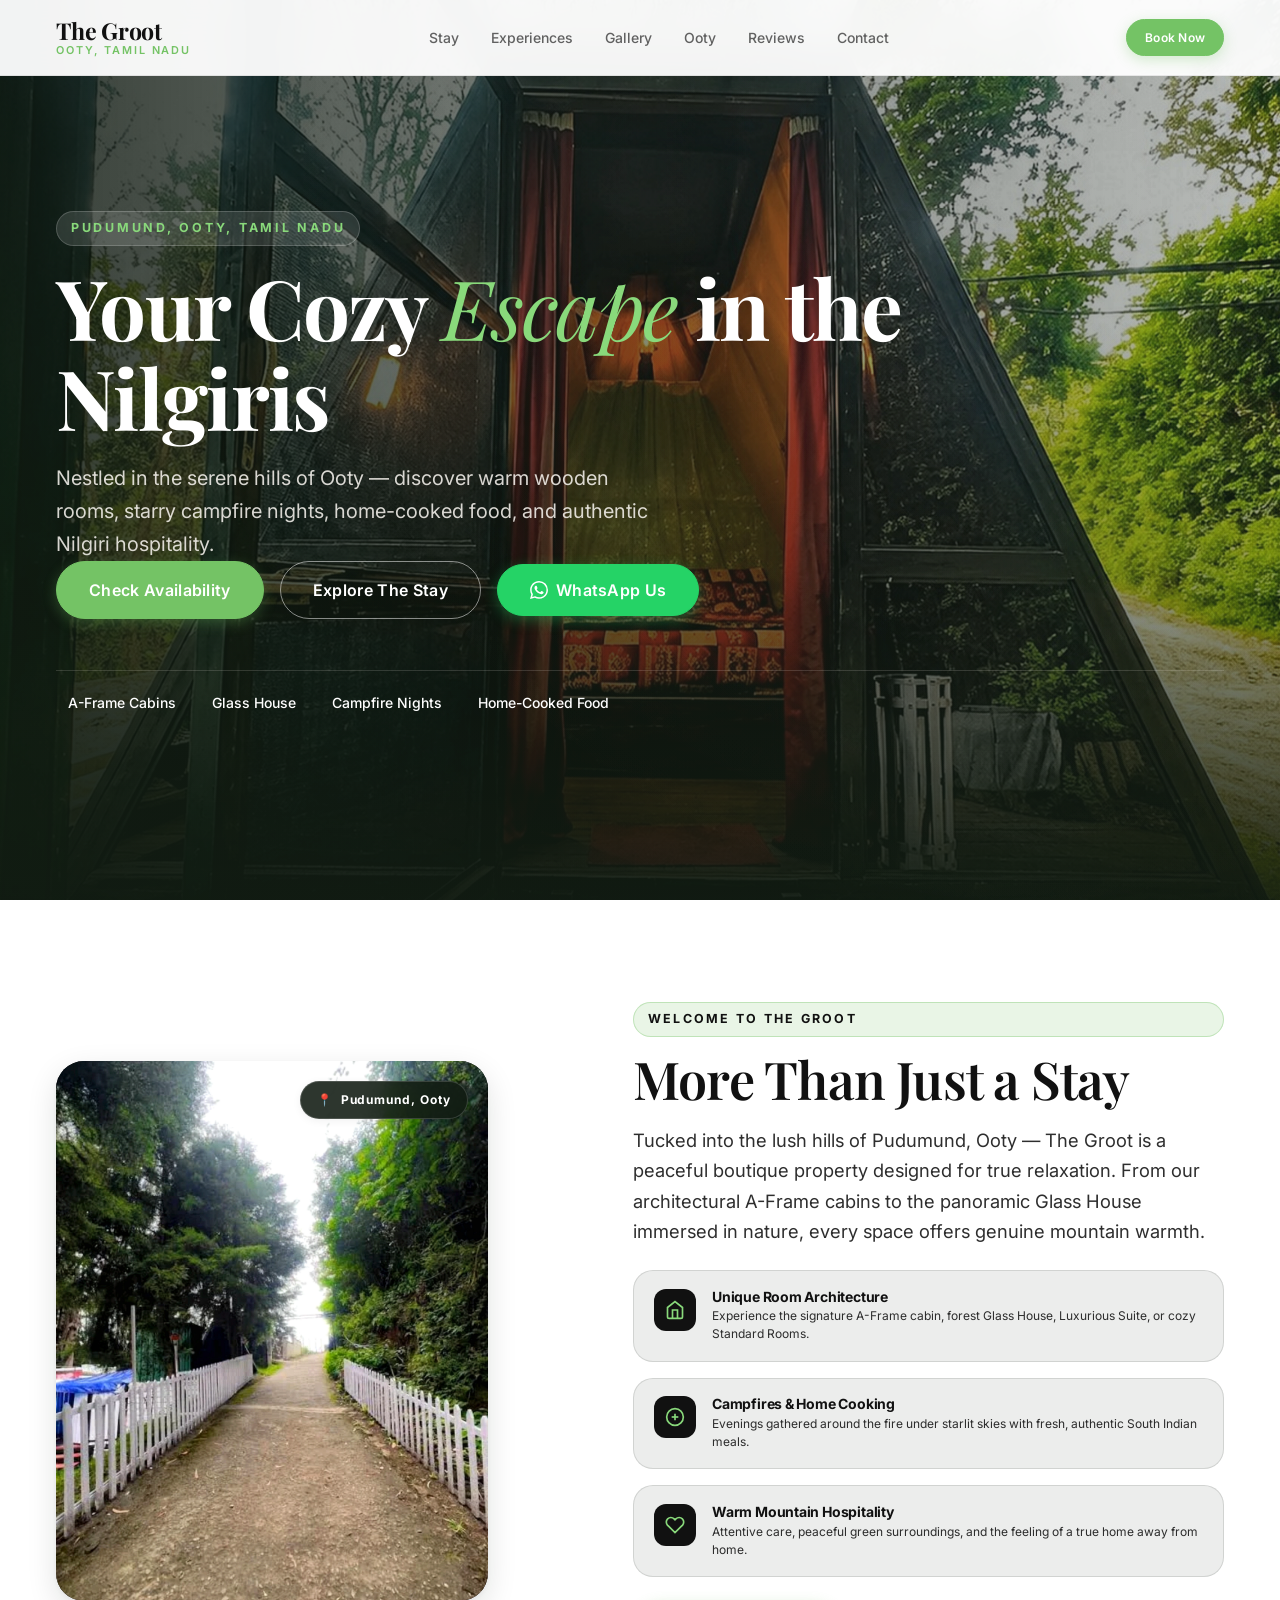
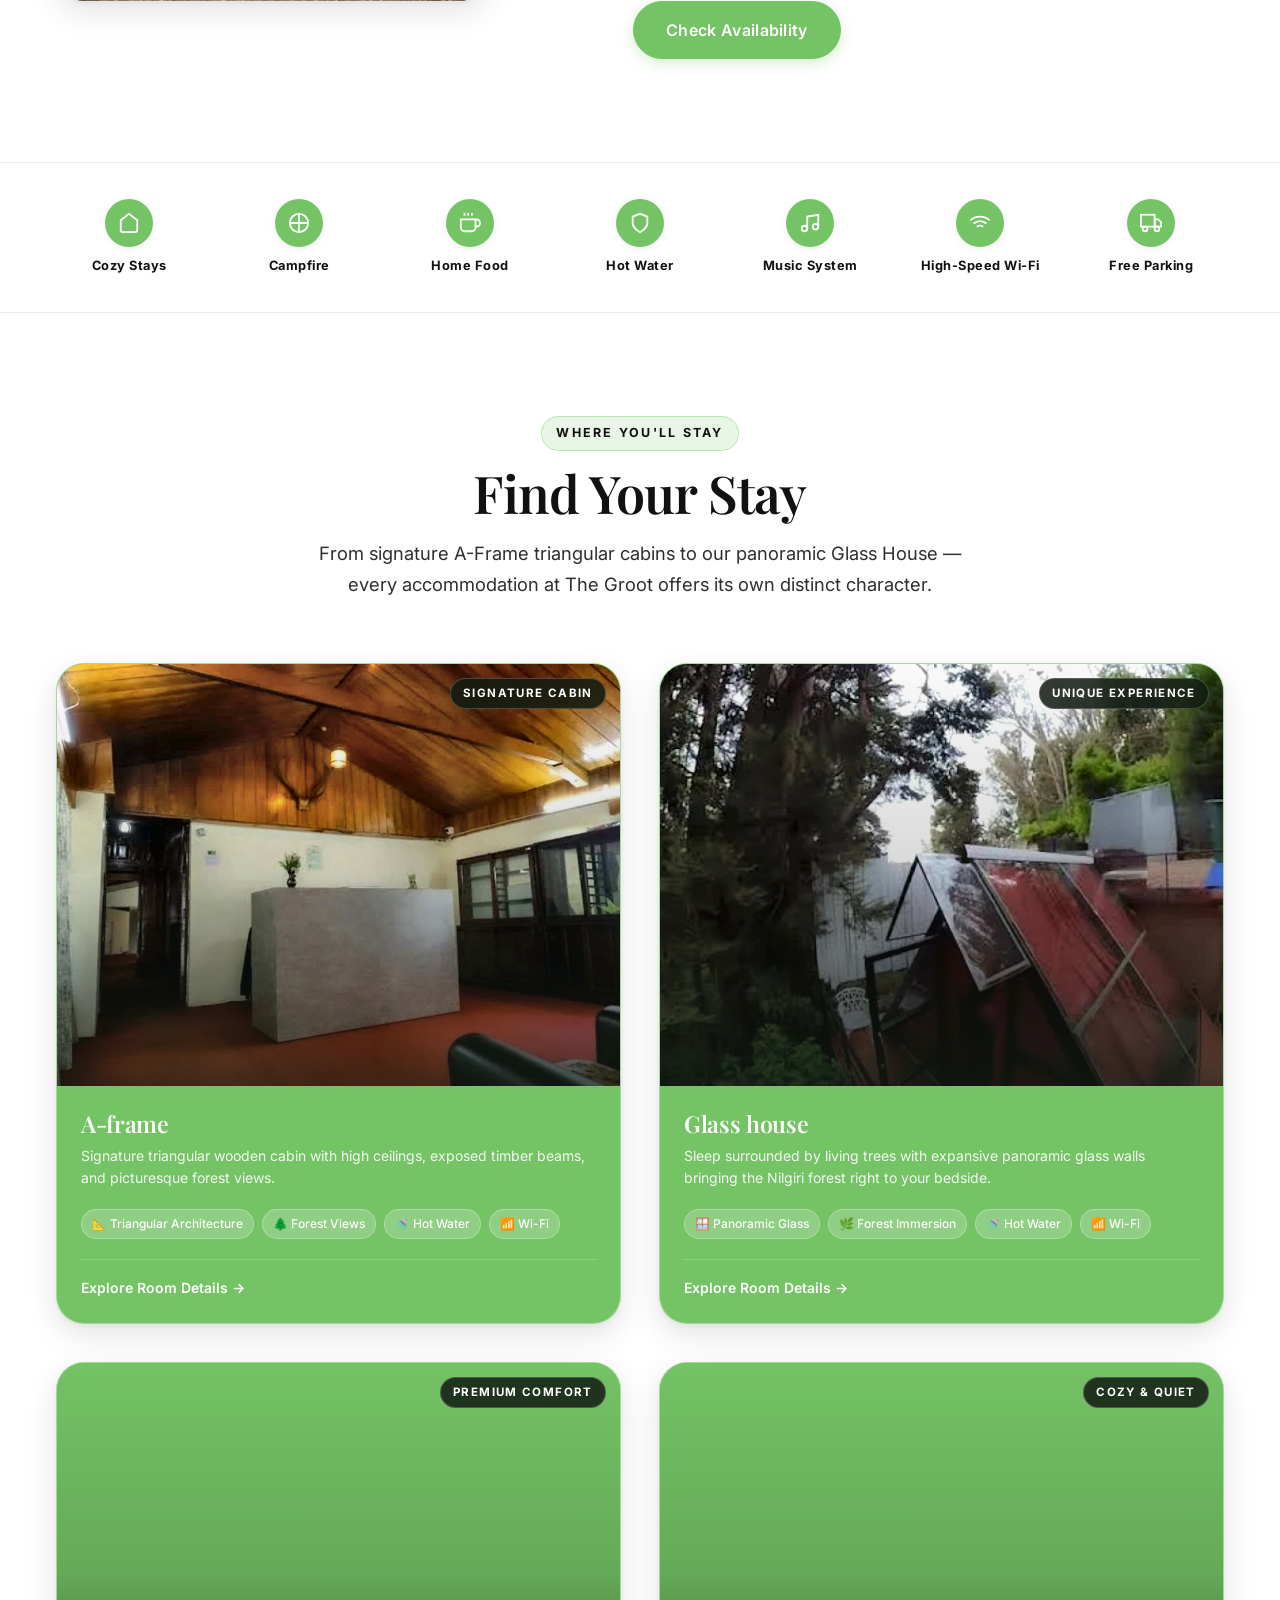
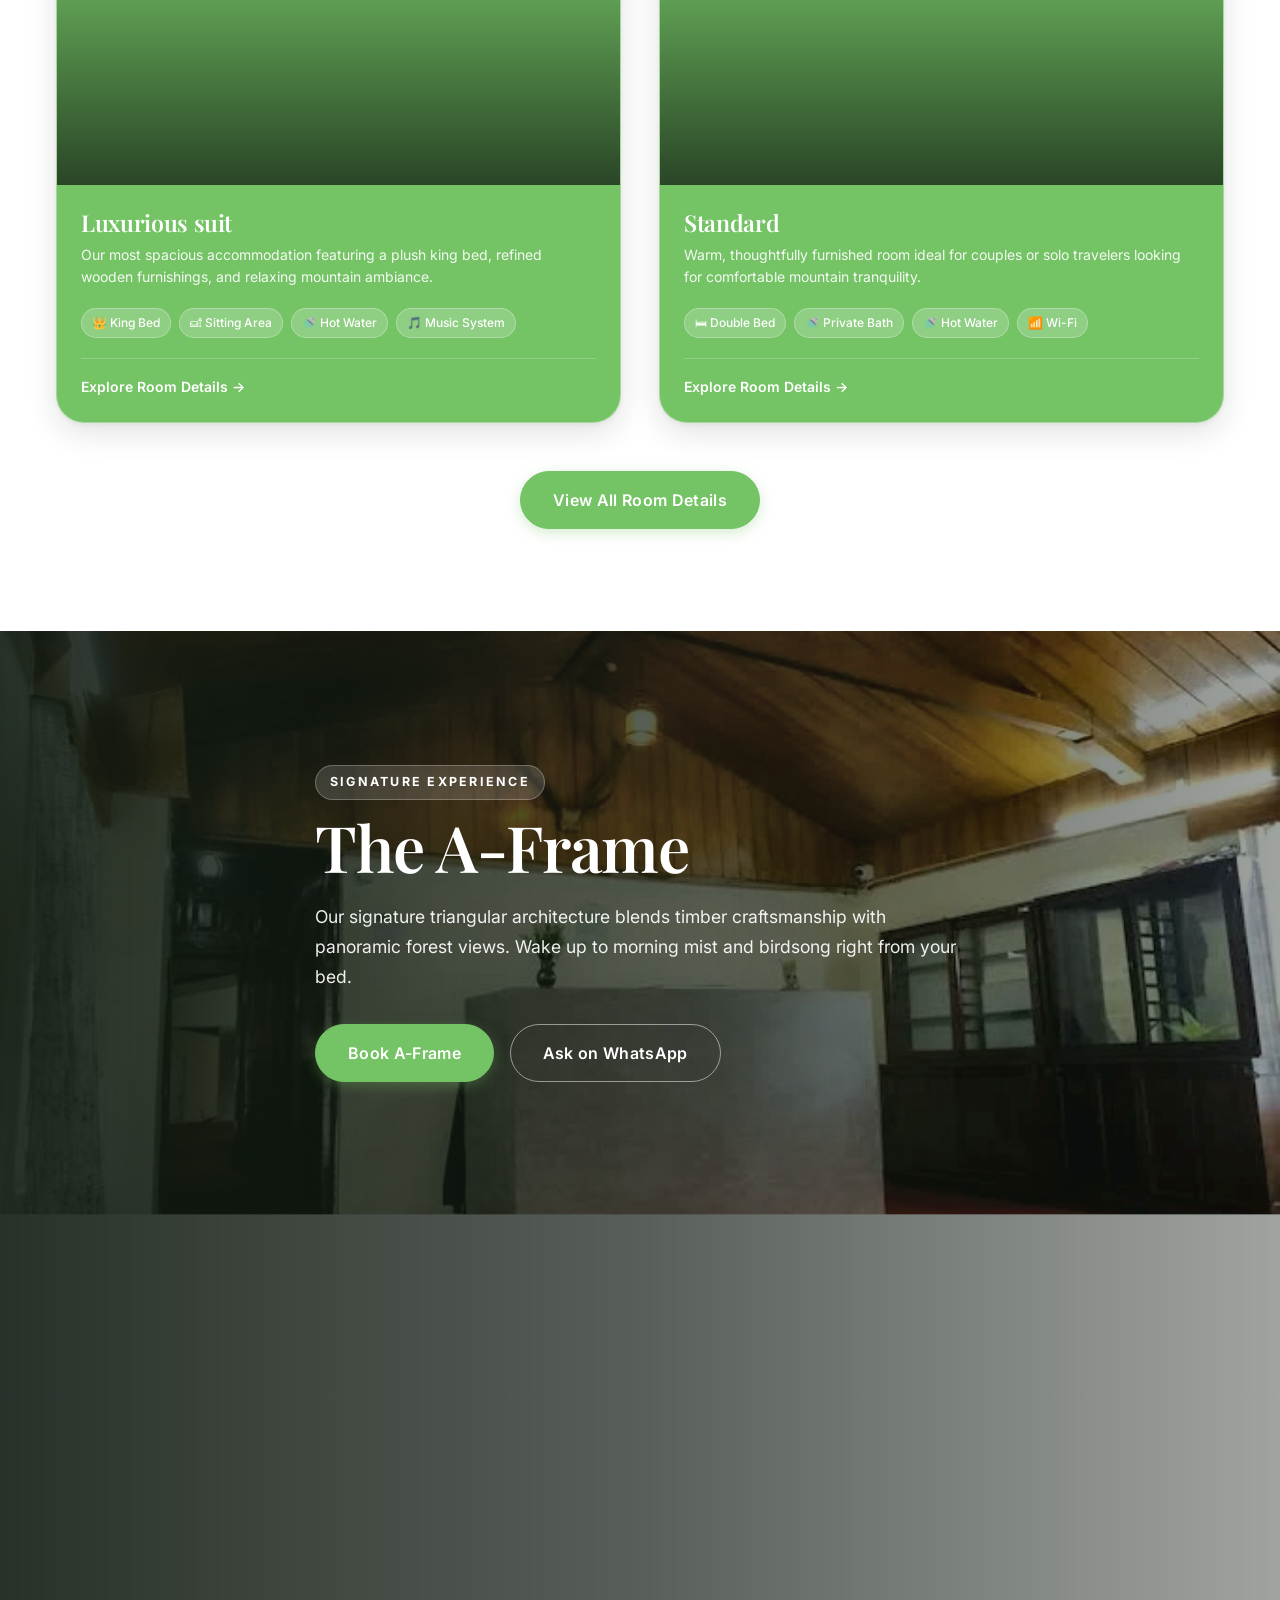
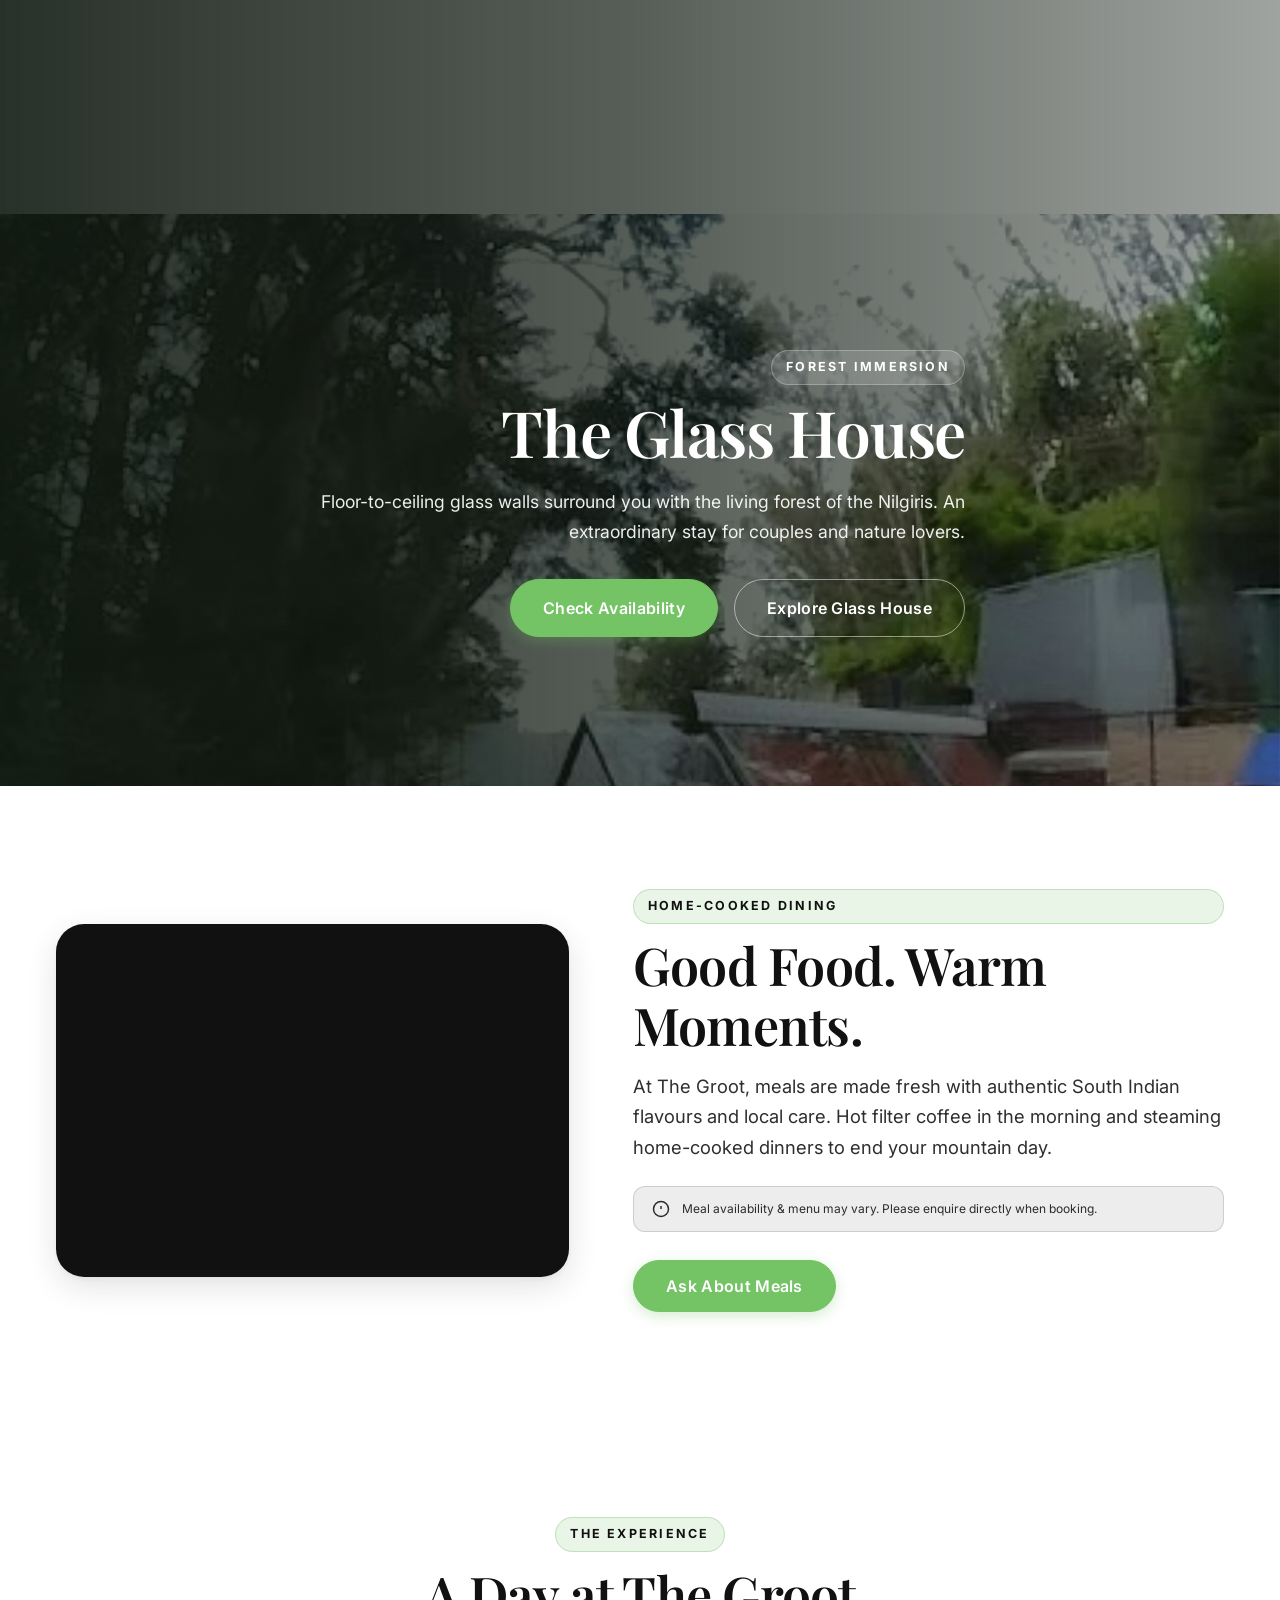
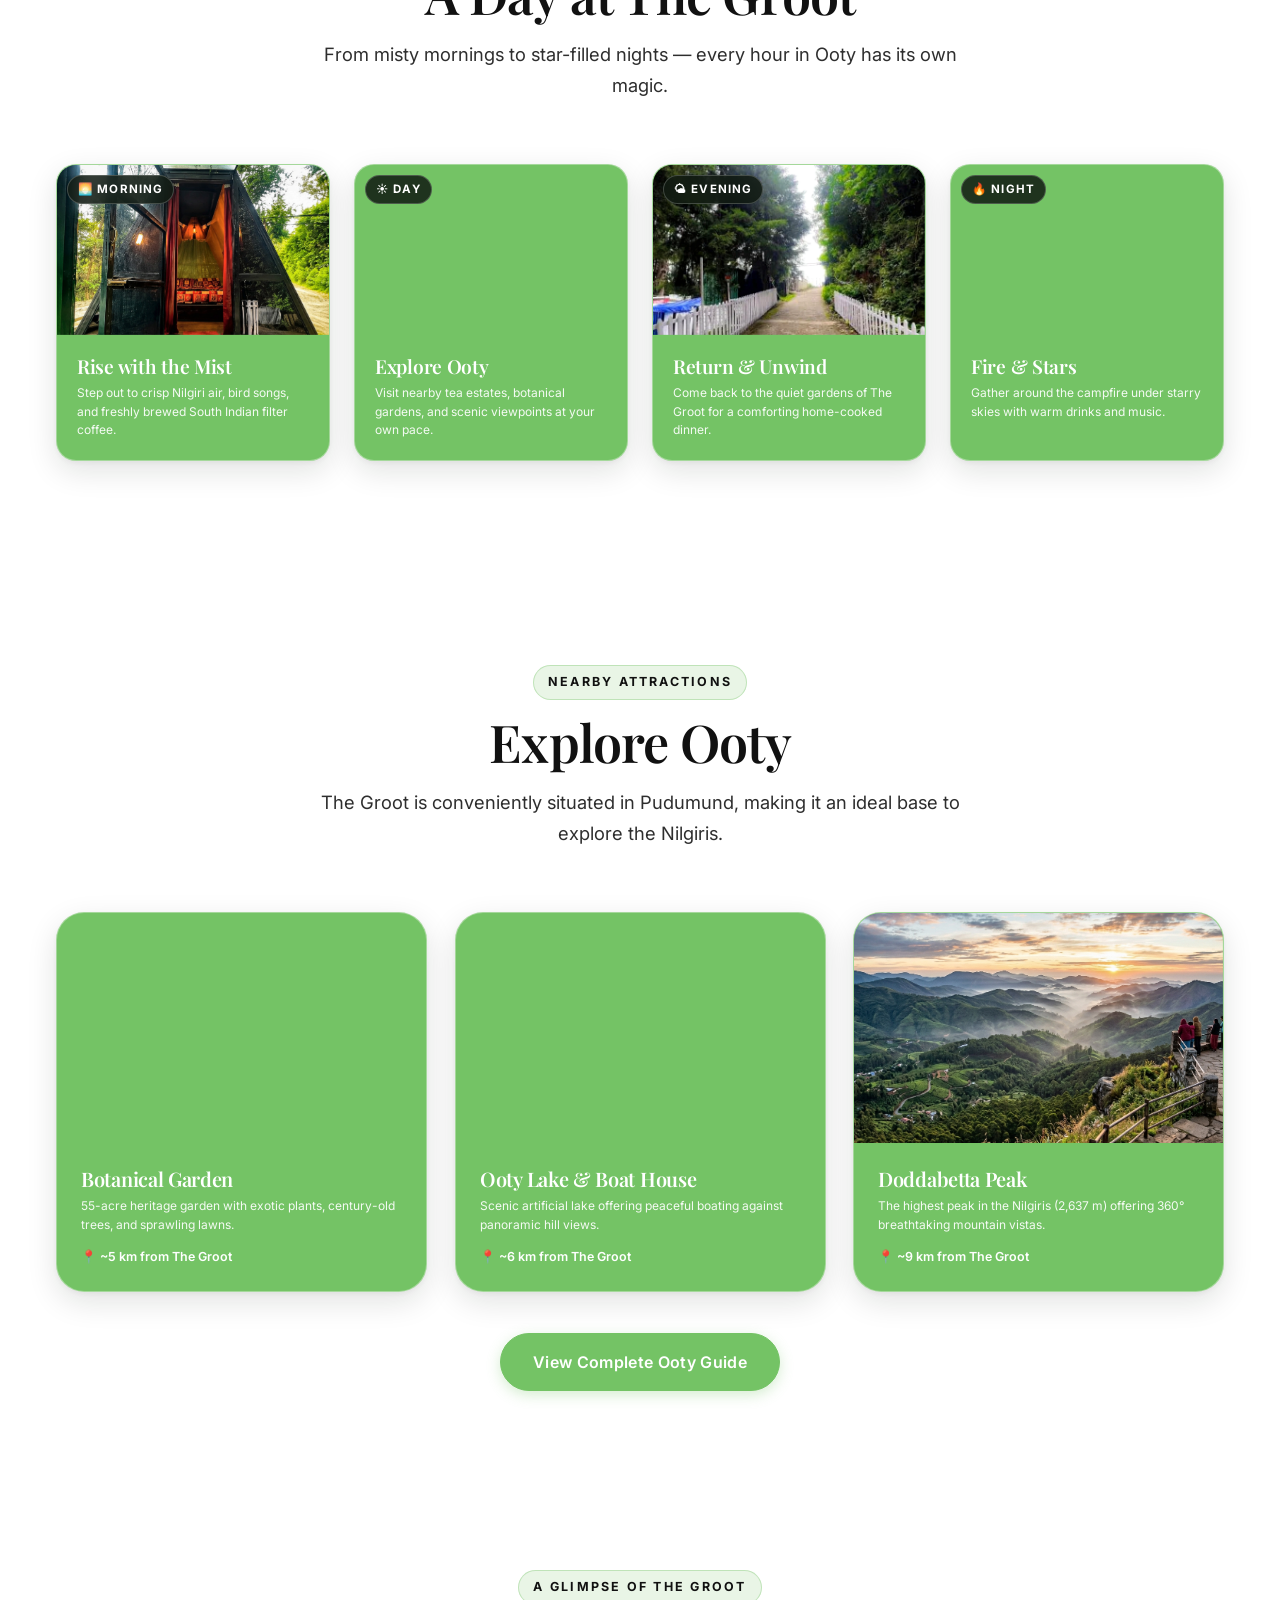
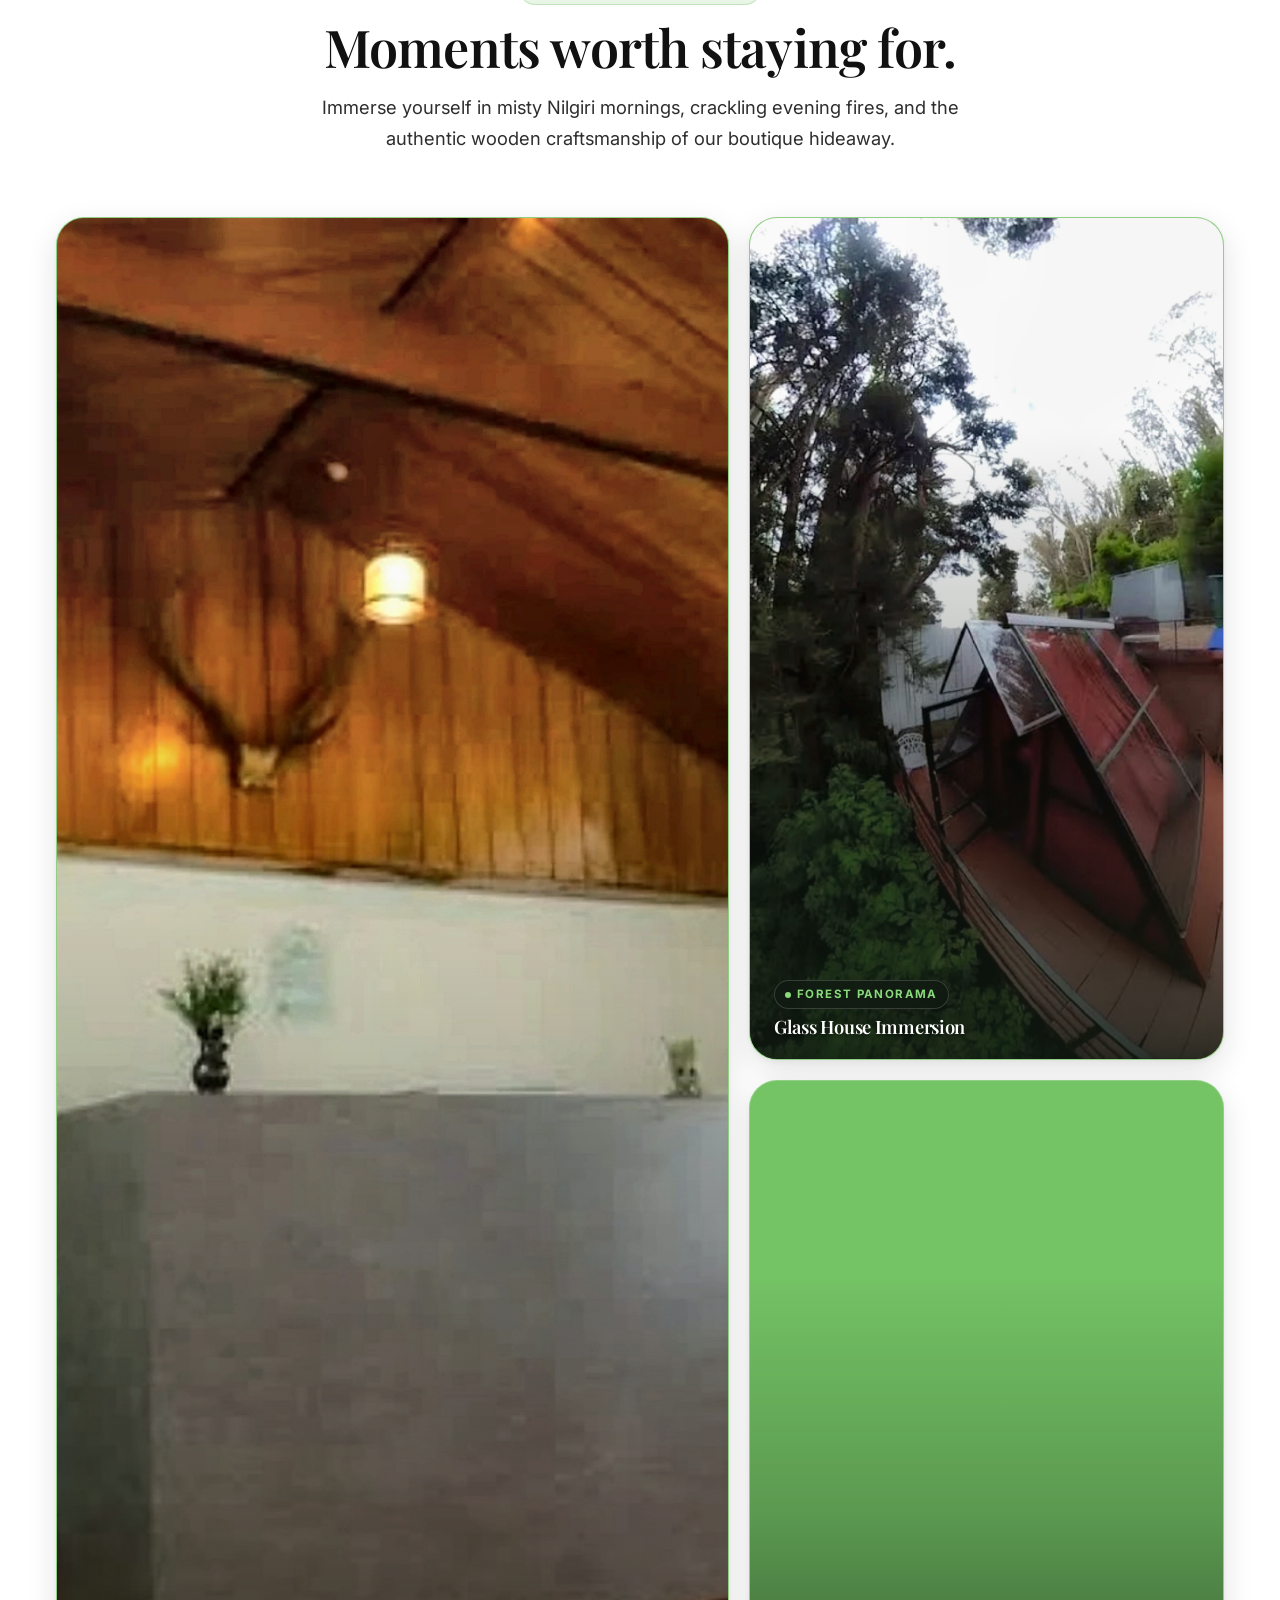
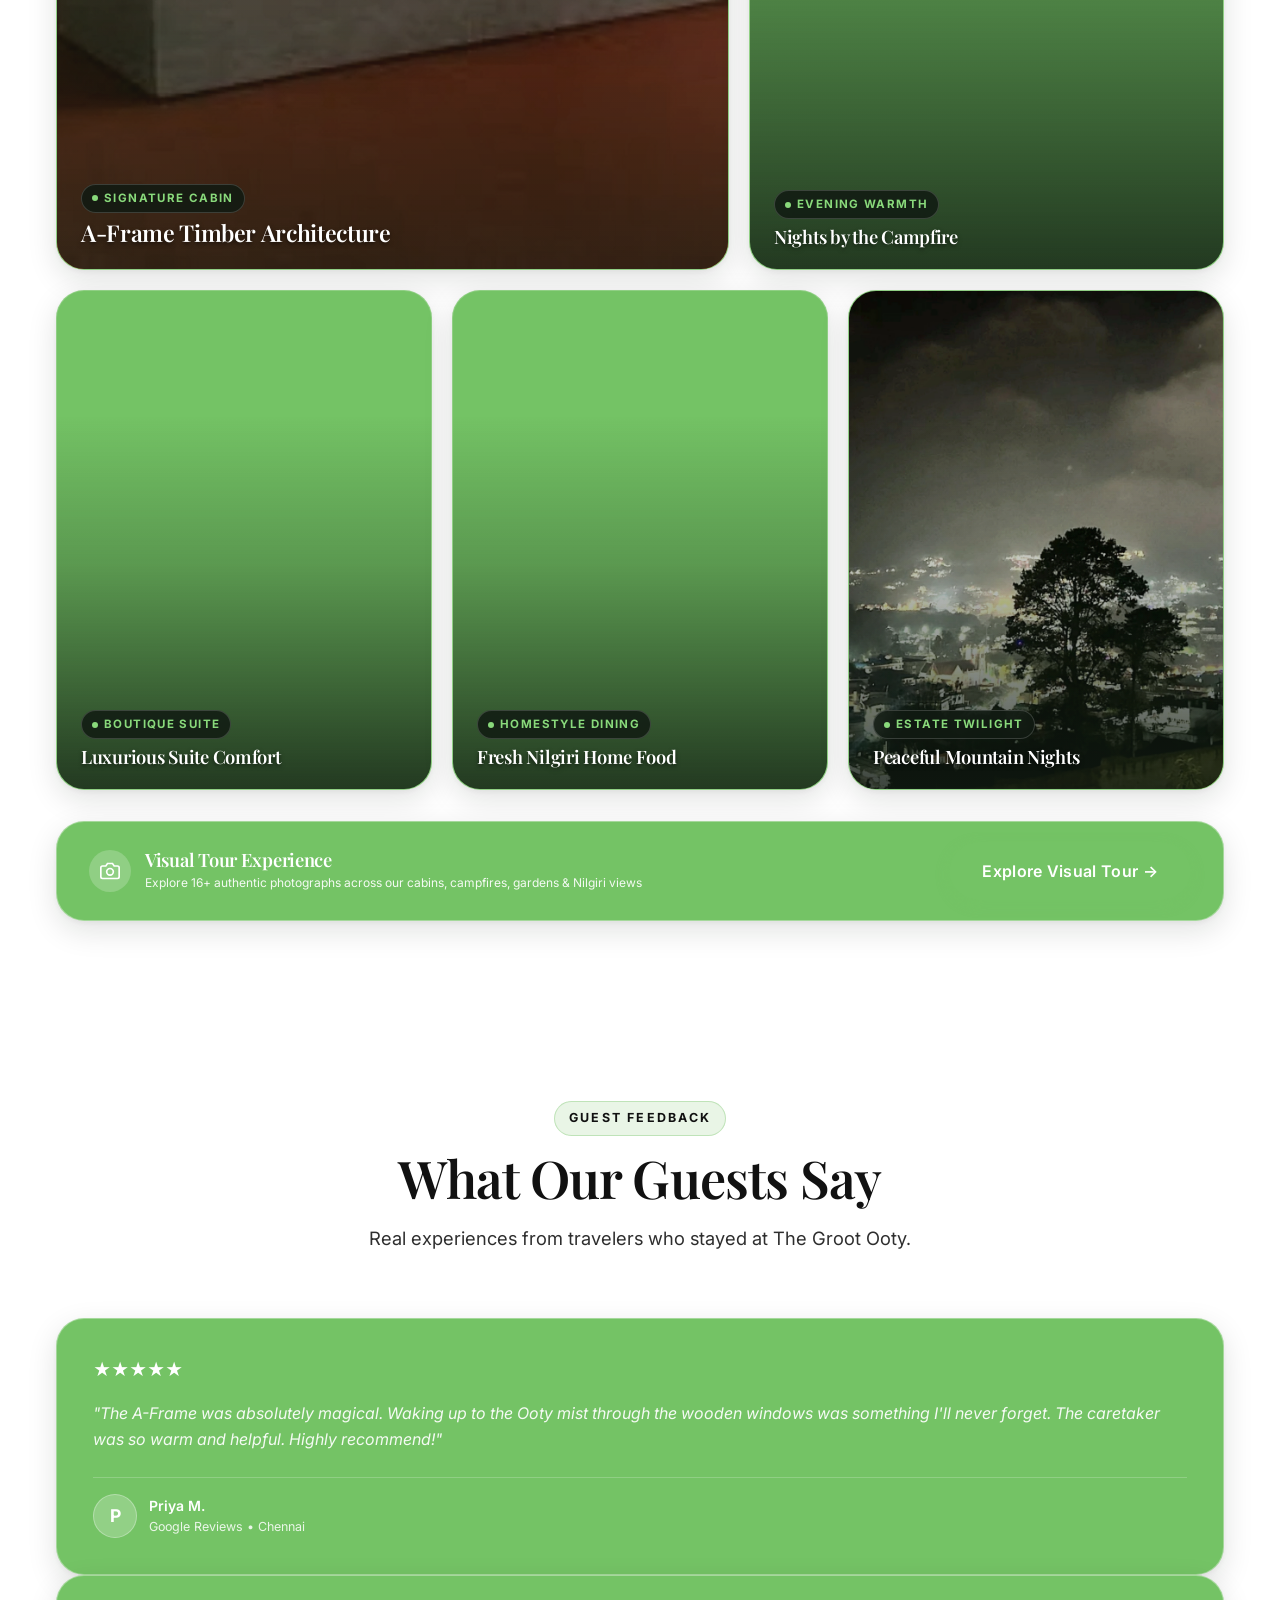
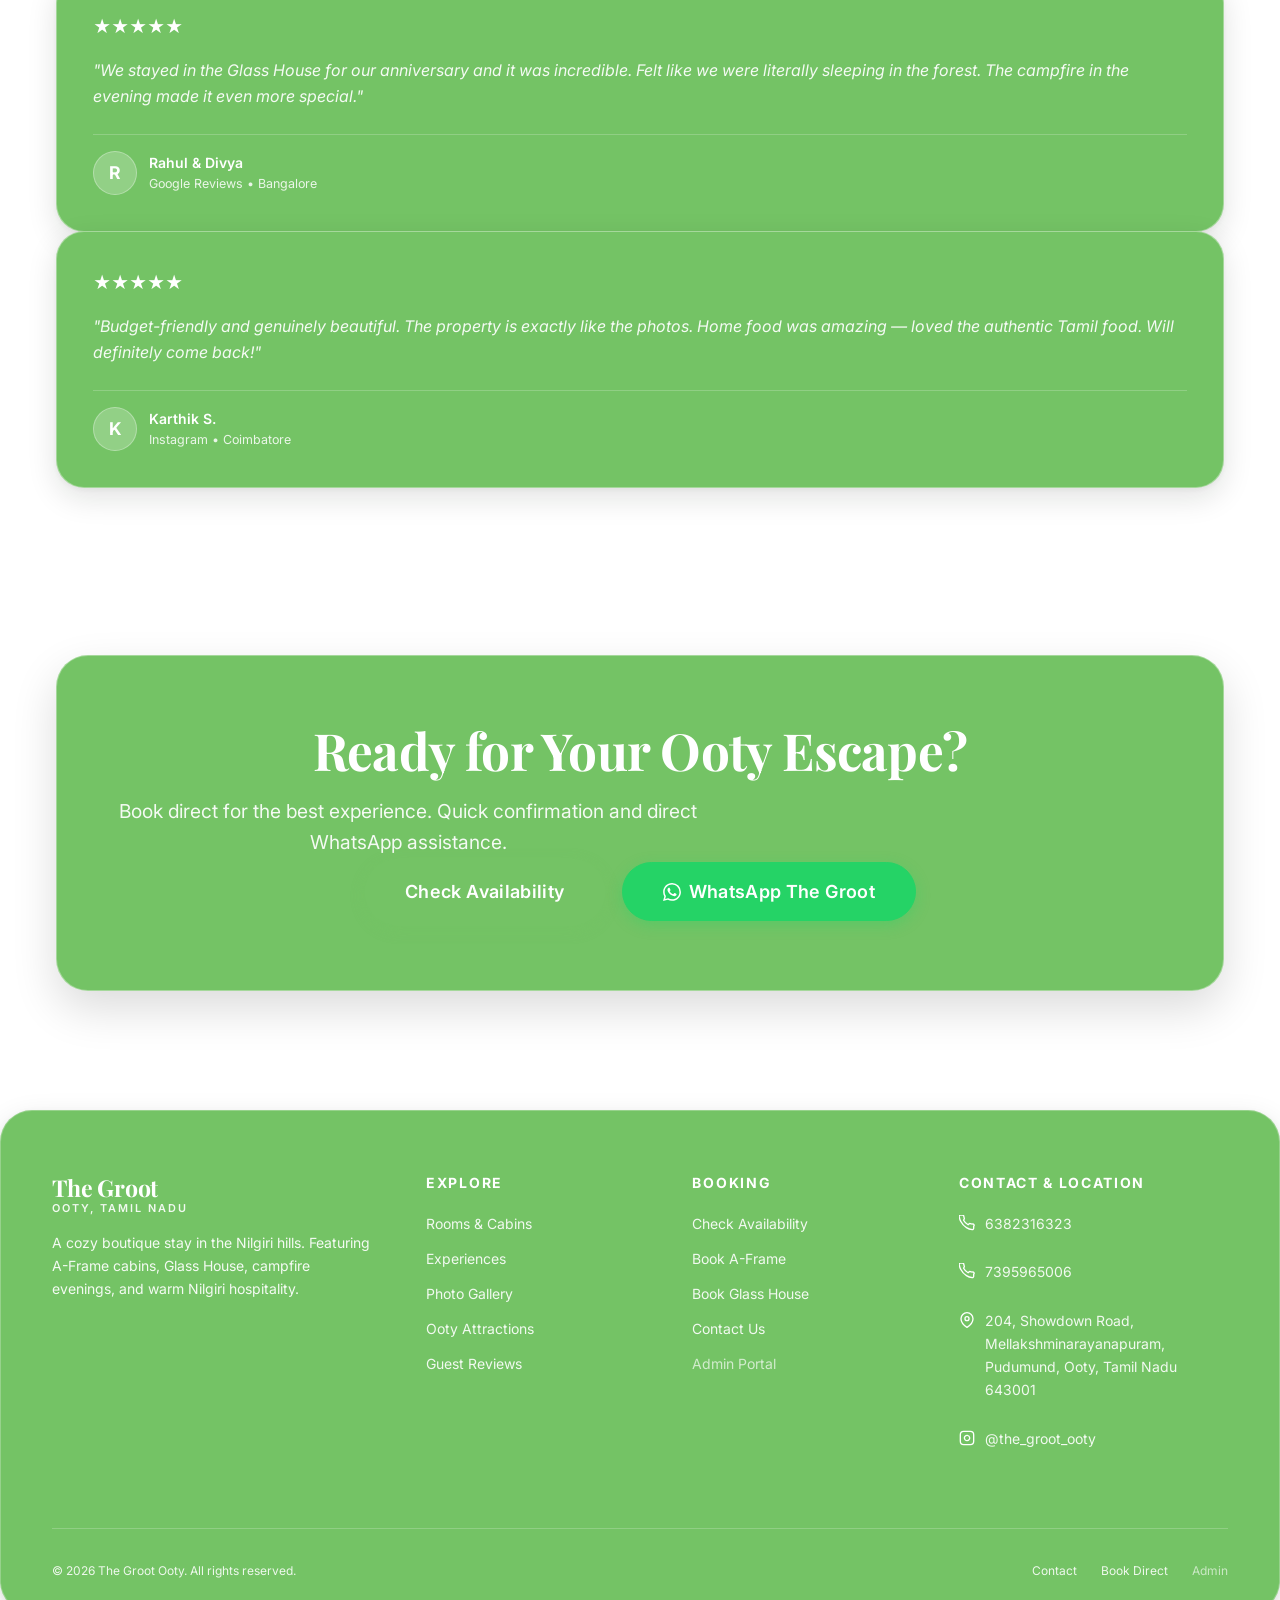
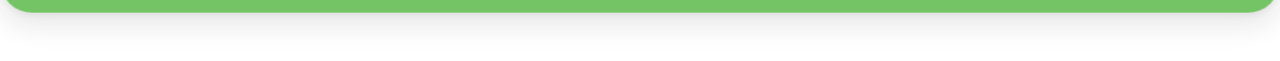
<file: index.html>
<!DOCTYPE html>
<html lang="en">
<head>
  <meta charset="UTF-8" />
  <meta name="viewport" content="width=device-width, initial-scale=1.0" />
  <title>The Groot Ooty | Cozy Stay in Ooty, Tamil Nadu</title>
  <meta name="description" content="The Groot Ooty — A cozy, memorable boutique stay in the Nilgiri hills, Tamil Nadu. A-Frame rooms, Glass House, campfire nights, authentic home food, and warm hospitality. Book direct via WhatsApp." />
  <meta name="keywords" content="The Groot Ooty, Ooty stay, Ooty cottage, A-Frame room Ooty, Glass House Ooty, Pudumund stay, boutique stay Ooty, Nilgiris accommodation" />
  <meta property="og:title" content="The Groot Ooty | Cozy Stay in Ooty" />
  <meta property="og:description" content="A cozy, memorable stay in the Nilgiri hills. Book your Ooty escape at The Groot." />
  <meta property="og:type" content="website" />
  <link rel="icon" href="assets/images/IMG-20260821-WA0039_4k.webp" type="image/jpeg" />

  <!-- Preconnect Fonts -->
  <link rel="preconnect" href="https://fonts.googleapis.com" />
  <link rel="preconnect" href="https://fonts.gstatic.com" crossorigin />

  <!-- Core CSS -->
  <link rel="stylesheet" href="css/variables.css?v=3.1" />
  <link rel="stylesheet" href="css/base.css?v=3.1" />
  <link rel="stylesheet" href="css/animations.css?v=3.1" />
  <link rel="stylesheet" href="css/components.css?v=3.1" />
  <link rel="stylesheet" href="css/header.css?v=3.1" />
  <link rel="stylesheet" href="css/hero.css?v=3.1" />
  <link rel="stylesheet" href="css/sections.css?v=3.1" />
  <link rel="stylesheet" href="css/footer.css?v=3.1" />
</head>
<body>

  <!-- =========================================================
       HEADER & NAVIGATION
       ========================================================= -->
  <header id="site-header" role="banner">
    <div class="container header-inner">
      <a href="index.html" class="site-logo" aria-label="The Groot Ooty — Home">
        <span class="logo-name">The Groot</span>
        <span class="logo-location">Ooty, Tamil Nadu</span>
      </a>

      <!-- Desktop Navigation -->
      <nav class="desktop-nav" aria-label="Main navigation">
        <a href="index.html#rooms" class="nav-link">Stay</a>
        <a href="experiences.html" class="nav-link">Experiences</a>
        <a href="gallery.html" class="nav-link">Gallery</a>
        <a href="ooty.html" class="nav-link">Ooty</a>
        <a href="reviews.html" class="nav-link">Reviews</a>
        <a href="contact.html" class="nav-link">Contact</a>
      </nav>

      <!-- Header Action Buttons -->
      <div class="header-actions">
        <a href="booking.html" class="btn btn-primary btn-sm" id="header-book-btn">Book Now</a>
        <button class="hamburger" id="hamburger" aria-label="Open menu" aria-expanded="false" aria-controls="mobile-menu">
          <span class="hamburger-line"></span>
          <span class="hamburger-line"></span>
          <span class="hamburger-line"></span>
        </button>
      </div>
    </div>
  </header>

  <!-- Mobile Menu Drawer -->
  <div id="mobile-menu" class="mobile-menu" role="dialog" aria-label="Navigation menu" aria-modal="true">
    <nav class="mobile-menu-nav" aria-label="Mobile navigation">
      <a href="index.html" class="mobile-nav-link">Home <span class="arrow">&rarr;</span></a>
      <a href="rooms.html" class="mobile-nav-link">Stay & Rooms <span class="arrow">&rarr;</span></a>
      <a href="experiences.html" class="mobile-nav-link">Experiences <span class="arrow">&rarr;</span></a>
      <a href="gallery.html" class="mobile-nav-link">Gallery <span class="arrow">&rarr;</span></a>
      <a href="ooty.html" class="mobile-nav-link">Ooty Guide <span class="arrow">&rarr;</span></a>
      <a href="reviews.html" class="mobile-nav-link">Reviews <span class="arrow">&rarr;</span></a>
      <a href="contact.html" class="mobile-nav-link">Contact <span class="arrow">&rarr;</span></a>
    </nav>
    <div class="mobile-menu-actions">
      <a href="booking.html" class="btn btn-primary btn-block" id="mobile-book-btn">Check Availability</a>
      <button onclick="quickWhatsApp()" class="btn btn-whatsapp btn-block" id="mobile-whatsapp-btn">
        <svg xmlns="http://www.w3.org/2000/svg" viewBox="0 0 24 24"><path d="M17.472 14.382c-.297-.149-1.758-.867-2.03-.967-.273-.099-.471-.148-.67.15-.197.297-.767.966-.94 1.164-.173.199-.347.223-.644.075-.297-.15-1.255-.463-2.39-1.475-.883-.788-1.48-1.761-1.653-2.059-.173-.297-.018-.458.13-.606.134-.133.298-.347.446-.52.149-.174.198-.298.298-.497.099-.198.05-.371-.025-.52-.075-.149-.669-1.612-.916-2.207-.242-.579-.487-.5-.669-.51-.173-.008-.371-.01-.57-.01-.198 0-.52.074-.792.372-.272.297-1.04 1.016-1.04 2.479 0 1.462 1.065 2.875 1.213 3.074.149.198 2.096 3.2 5.077 4.487.709.306 1.262.489 1.694.625.712.227 1.36.195 1.871.118.571-.085 1.758-.719 2.006-1.413.248-.694.248-1.289.173-1.413-.074-.124-.272-.198-.57-.347m-5.421 7.403h-.004a9.87 9.87 0 01-5.031-1.378l-.361-.214-3.741.982.998-3.648-.235-.374a9.86 9.86 0 01-1.51-5.26c.001-5.45 4.436-9.884 9.888-9.884 2.64 0 5.122 1.03 6.988 2.898a9.825 9.825 0 012.893 6.994c-.003 5.45-4.437 9.884-9.885 9.884m8.413-18.297A11.815 11.815 0 0012.05 0C5.495 0 .16 5.335.157 11.892c0 2.096.547 4.142 1.588 5.945L.057 24l6.305-1.654a11.882 11.882 0 005.683 1.448h.005c6.554 0 11.89-5.335 11.893-11.893a11.821 11.821 0 00-3.48-8.413z"/></svg>
        WhatsApp Direct
      </button>
      <a href="tel:6382316323" class="btn btn-outline-light btn-block" data-phone="1">Call 6382316323</a>
    </div>
    <div class="mobile-menu-footer">
      <a href="tel:6382316323" class="mobile-menu-contact-item" data-phone="1">📞 6382316323</a>
      <a href="tel:7395965006" class="mobile-menu-contact-item" data-phone="2">📞 7395965006</a>
    </div>
  </div>

  <!-- =========================================================
       HERO SECTION
       ========================================================= -->
  <section class="hero" aria-labelledby="hero-title">
    <div class="hero-bg">
      <img
        class="hero-bg-img"
        src="assets/images/IMG-20260821-WA0039_4k.webp"
        alt="The Groot Ooty authentic property landscape in Nilgiri hills"
        fetchpriority="high"
      />
    </div>
    <div class="hero-overlay" aria-hidden="true"></div>
    <div class="hero-mist" aria-hidden="true"></div>

    <div class="container hero-content">
      <div class="hero-overline">
        <span class="hero-overline-text">Pudumund, Ooty, Tamil Nadu</span>
      </div>
      <h1 class="hero-title" id="hero-title">
        Your Cozy <em>Escape</em> in the Nilgiris
      </h1>
      <p class="hero-subtitle">
        Nestled in the serene hills of Ooty — discover warm wooden rooms, starry campfire nights, home-cooked food, and authentic Nilgiri hospitality.
      </p>
      <div class="hero-actions">
        <a href="booking.html" class="btn btn-primary btn-lg btn-shimmer" id="hero-book-btn">Check Availability</a>
        <a href="#intro" class="btn btn-outline-light btn-lg" onclick="event.preventDefault(); scrollToSection('intro');">Explore The Stay</a>
        <button onclick="quickWhatsApp()" class="btn btn-whatsapp btn-lg" id="hero-whatsapp-btn">
          <svg xmlns="http://www.w3.org/2000/svg" viewBox="0 0 24 24"><path d="M17.472 14.382c-.297-.149-1.758-.867-2.03-.967-.273-.099-.471-.148-.67.15-.197.297-.767.966-.94 1.164-.173.199-.347.223-.644.075-.297-.15-1.255-.463-2.39-1.475-.883-.788-1.48-1.761-1.653-2.059-.173-.297-.018-.458.13-.606.134-.133.298-.347.446-.52.149-.174.198-.298.298-.497.099-.198.05-.371-.025-.52-.075-.149-.669-1.612-.916-2.207-.242-.579-.487-.5-.669-.51-.173-.008-.371-.01-.57-.01-.198 0-.52.074-.792.372-.272.297-1.04 1.016-1.04 2.479 0 1.462 1.065 2.875 1.213 3.074.149.198 2.096 3.2 5.077 4.487.709.306 1.262.489 1.694.625.712.227 1.36.195 1.871.118.571-.085 1.758-.719 2.006-1.413.248-.694.248-1.289.173-1.413-.074-.124-.272-.198-.57-.347m-5.421 7.403h-.004a9.87 9.87 0 01-5.031-1.378l-.361-.214-3.741.982.998-3.648-.235-.374a9.86 9.86 0 01-1.51-5.26c.001-5.45 4.436-9.884 9.888-9.884 2.64 0 5.122 1.03 6.988 2.898a9.825 9.825 0 012.893 6.994c-.003 5.45-4.437 9.884-9.885 9.884m8.413-18.297A11.815 11.815 0 0012.05 0C5.495 0 .16 5.335.157 11.892c0 2.096.547 4.142 1.588 5.945L.057 24l6.305-1.654a11.882 11.882 0 005.683 1.448h.005c6.554 0 11.89-5.335 11.893-11.893a11.821 11.821 0 00-3.48-8.413z"/></svg>
          WhatsApp Us
        </button>
      </div>

      <!-- Feature Badges -->
      <div class="hero-badges-ribbon">
        <span class="hero-badge-item"><span class="hero-badge-dot"></span>A-Frame Cabins</span>
        <span class="hero-badge-item"><span class="hero-badge-dot"></span>Glass House</span>
        <span class="hero-badge-item"><span class="hero-badge-dot"></span>Campfire Nights</span>
        <span class="hero-badge-item"><span class="hero-badge-dot"></span>Home-Cooked Food</span>
      </div>
    </div>

    <!-- Scroll Indicator -->
    <div class="hero-scroll" onclick="scrollToSection('intro');">
      <span class="scroll-indicator-text">Scroll Down</span>
      <div class="scroll-indicator-line"></div>
    </div>
  </section>

  <!-- =========================================================
       INTRO / WELCOME SECTION
       ========================================================= -->
  <section id="intro" class="intro-section section-pad" aria-labelledby="intro-title">
    <div class="container intro-grid">
      <!-- Real Property Image -->
      <div class="intro-image-wrapper" data-reveal="fade-right">
        <img
          class="intro-image-main"
          src="assets/images/1000032835_professional_4k.webp"
          alt="The Groot Ooty authentic property gardens and mountain landscape"
          loading="lazy"
          decoding="async"
        />
        <div class="intro-badge-pill">
          <span>📍</span>
          <span>Pudumund, Ooty</span>
        </div>
      </div>

      <!-- Intro Text Content -->
      <div class="intro-text">
        <span class="section-overline" data-reveal="fade-up">Welcome to The Groot</span>
        <h2 class="section-title" id="intro-title" data-reveal="heading" data-delay="100">
          More Than Just a Stay
        </h2>
        <p class="section-subtitle" data-reveal="text" data-delay="150">
          Tucked into the lush hills of Pudumund, Ooty — The Groot is a peaceful boutique property designed for true relaxation. From our architectural A-Frame cabins to the panoramic Glass House immersed in nature, every space offers genuine mountain warmth.
        </p>

        <div class="intro-features" data-reveal="fade-up" data-delay="200">
          <div class="intro-feature-item">
            <div class="intro-feature-icon">
              <svg xmlns="http://www.w3.org/2000/svg" width="20" height="20" viewBox="0 0 24 24" fill="none" stroke="currentColor" stroke-width="2"><path d="M3 9l9-7 9 7v11a2 2 0 01-2 2H5a2 2 0 01-2-2z"/><polyline points="9 22 9 12 15 12 15 22"/></svg>
            </div>
            <div class="intro-feature-text">
              <h4>Unique Room Architecture</h4>
              <p>Experience the signature A-Frame cabin, forest Glass House, Luxurious Suite, or cozy Standard Rooms.</p>
            </div>
          </div>

          <div class="intro-feature-item">
            <div class="intro-feature-icon">
              <svg xmlns="http://www.w3.org/2000/svg" width="20" height="20" viewBox="0 0 24 24" fill="none" stroke="currentColor" stroke-width="2"><circle cx="12" cy="12" r="10"/><line x1="12" y1="8" x2="12" y2="16"/><line x1="8" y1="12" x2="16" y2="12"/></svg>
            </div>
            <div class="intro-feature-text">
              <h4>Campfires & Home Cooking</h4>
              <p>Evenings gathered around the fire under starlit skies with fresh, authentic South Indian meals.</p>
            </div>
          </div>

          <div class="intro-feature-item">
            <div class="intro-feature-icon">
              <svg xmlns="http://www.w3.org/2000/svg" width="20" height="20" viewBox="0 0 24 24" fill="none" stroke="currentColor" stroke-width="2"><path d="M20.84 4.61a5.5 5.5 0 00-7.78 0L12 5.67l-1.06-1.06a5.5 5.5 0 00-7.78 7.78l1.06 1.06L12 21.23l7.78-7.78 1.06-1.06a5.5 5.5 0 000-7.78z"/></svg>
            </div>
            <div class="intro-feature-text">
              <h4>Warm Mountain Hospitality</h4>
              <p>Attentive care, peaceful green surroundings, and the feeling of a true home away from home.</p>
            </div>
          </div>
        </div>

        <div data-reveal="fade-up" data-delay="250">
          <a href="booking.html" class="btn btn-primary btn-lg" id="intro-book-btn">Check Availability</a>
        </div>
      </div>
    </div>
  </section>

  <!-- =========================================================
       HIGHLIGHTS STRIP
       ========================================================= -->
  <section id="highlights" class="highlights-section" aria-label="Property amenities and highlights">
    <div class="container">
      <div class="highlights-grid">
        <div class="highlight-item" data-reveal="fade-up">
          <div class="highlight-icon">
            <svg xmlns="http://www.w3.org/2000/svg" width="22" height="22" viewBox="0 0 24 24" fill="none" stroke="currentColor" stroke-width="2"><path d="M3 9l9-7 9 7v11a2 2 0 01-2 2H5a2 2 0 01-2-2z"/></svg>
          </div>
          <span class="highlight-label">Cozy Stays</span>
        </div>
        <div class="highlight-item" data-reveal="fade-up" data-delay="80">
          <div class="highlight-icon">
            <svg xmlns="http://www.w3.org/2000/svg" width="22" height="22" viewBox="0 0 24 24" fill="none" stroke="currentColor" stroke-width="2"><circle cx="12" cy="12" r="10"/><path d="M12 2v20M2 12h20"/></svg>
          </div>
          <span class="highlight-label">Campfire</span>
        </div>
        <div class="highlight-item" data-reveal="fade-up" data-delay="150">
          <div class="highlight-icon">
            <svg xmlns="http://www.w3.org/2000/svg" width="22" height="22" viewBox="0 0 24 24" fill="none" stroke="currentColor" stroke-width="2"><path d="M18 8h1a4 4 0 010 8h-1"/><path d="M2 8h16v9a4 4 0 01-4 4H6a4 4 0 01-4-4V8z"/><line x1="6" y1="1" x2="6" y2="4"/><line x1="10" y1="1" x2="10" y2="4"/><line x1="14" y1="1" x2="14" y2="4"/></svg>
          </div>
          <span class="highlight-label">Home Food</span>
        </div>
        <div class="highlight-item" data-reveal="fade-up" data-delay="200">
          <div class="highlight-icon">
            <svg xmlns="http://www.w3.org/2000/svg" width="22" height="22" viewBox="0 0 24 24" fill="none" stroke="currentColor" stroke-width="2"><path d="M12 22s8-4 8-10V5l-8-3-8 3v7c0 6 8 10 8 10z"/></svg>
          </div>
          <span class="highlight-label">Hot Water</span>
        </div>
        <div class="highlight-item" data-reveal="fade-up" data-delay="250">
          <div class="highlight-icon">
            <svg xmlns="http://www.w3.org/2000/svg" width="22" height="22" viewBox="0 0 24 24" fill="none" stroke="currentColor" stroke-width="2"><path d="M9 18V5l12-2v13"/><circle cx="6" cy="18" r="3"/><circle cx="18" cy="16" r="3"/></svg>
          </div>
          <span class="highlight-label">Music System</span>
        </div>
        <div class="highlight-item" data-reveal="fade-up" data-delay="300">
          <div class="highlight-icon">
            <svg xmlns="http://www.w3.org/2000/svg" width="22" height="22" viewBox="0 0 24 24" fill="none" stroke="currentColor" stroke-width="2"><path d="M5 12.55a11 11 0 0114.08 0"/><path d="M1.42 9a16 16 0 0121.16 0"/><path d="M8.53 16.11a6 6 0 016.95 0"/><line x1="12" y1="20" x2="12.01" y2="20"/></svg>
          </div>
          <span class="highlight-label">High-Speed Wi-Fi</span>
        </div>
        <div class="highlight-item" data-reveal="fade-up" data-delay="350">
          <div class="highlight-icon">
            <svg xmlns="http://www.w3.org/2000/svg" width="22" height="22" viewBox="0 0 24 24" fill="none" stroke="currentColor" stroke-width="2"><rect x="1" y="3" width="15" height="13"/><polygon points="16 8 20 8 23 11 23 16 16 16 16 8"/><circle cx="5.5" cy="18.5" r="2.5"/><circle cx="18.5" cy="18.5" r="2.5"/></svg>
          </div>
          <span class="highlight-label">Free Parking</span>
        </div>
      </div>
    </div>
  </section>

  <!-- =========================================================
       ROOMS & ACCOMMODATION SECTION
       ========================================================= -->
  <section id="rooms" class="rooms-section section-pad" aria-labelledby="rooms-title">
    <div class="container">
      <div class="section-header center" data-reveal="fade-up">
        <span class="section-overline">Where You'll Stay</span>
        <h2 class="section-title" id="rooms-title">Find Your Stay</h2>
        <p class="section-subtitle center">
          From signature A-Frame triangular cabins to our panoramic Glass House — every accommodation at The Groot offers its own distinct character.
        </p>
      </div>

      <div class="rooms-grid">
        <!-- A-frame -->
        <a href="room-detail.html?room=aframe" class="room-card" data-reveal="card" id="room-card-aframe">
          <div class="room-card-img-wrap">
            <span class="room-card-badge">Signature Cabin</span>
            <img
              src="assets/images/1000032838_professional_4k.webp"
              alt="Authentic A-frame cabin exterior and interior at The Groot Ooty"
              loading="lazy"
              decoding="async"
            />
            <div class="room-card-gradient" aria-hidden="true"></div>
          </div>
          <div class="room-card-info">
            <h3 class="room-card-name">A-frame</h3>
            <p class="room-card-desc">Signature triangular wooden cabin with high ceilings, exposed timber beams, and picturesque forest views.</p>
            <div class="room-card-features">
              <span class="feature-tag">📐 Triangular Architecture</span>
              <span class="feature-tag">🌲 Forest Views</span>
              <span class="feature-tag">🚿 Hot Water</span>
              <span class="feature-tag">📶 Wi-Fi</span>
            </div>
            <div class="room-card-footer">
              <span class="room-card-cta">Explore Room Details &rarr;</span>
            </div>
          </div>
        </a>

        <!-- Glass house -->
        <a href="room-detail.html?room=glasshouse" class="room-card" data-reveal="card" data-delay="100" id="room-card-glasshouse">
          <div class="room-card-img-wrap">
            <span class="room-card-badge">Unique Experience</span>
            <img
              src="assets/images/1000032839_professional_4k.webp"
              alt="Authentic Glass house room immersed in Nilgiri forest at The Groot Ooty"
              loading="lazy"
              decoding="async"
            />
            <div class="room-card-gradient" aria-hidden="true"></div>
          </div>
          <div class="room-card-info">
            <h3 class="room-card-name">Glass house</h3>
            <p class="room-card-desc">Sleep surrounded by living trees with expansive panoramic glass walls bringing the Nilgiri forest right to your bedside.</p>
            <div class="room-card-features">
              <span class="feature-tag">🪟 Panoramic Glass</span>
              <span class="feature-tag">🌿 Forest Immersion</span>
              <span class="feature-tag">🚿 Hot Water</span>
              <span class="feature-tag">📶 Wi-Fi</span>
            </div>
            <div class="room-card-footer">
              <span class="room-card-cta">Explore Room Details &rarr;</span>
            </div>
          </div>
        </a>

        <!-- Luxurious suit -->
        <a href="room-detail.html?room=suite" class="room-card" data-reveal="card" data-delay="150" id="room-card-suite">
          <div class="room-card-img-wrap">
            <span class="room-card-badge">Premium Comfort</span>
            <img
              src="assets/images/1000032836_professional_4k.webp"
              alt="Authentic Luxurious suit spacious bedroom at The Groot Ooty"
              loading="lazy"
              decoding="async"
            />
            <div class="room-card-gradient" aria-hidden="true"></div>
          </div>
          <div class="room-card-info">
            <h3 class="room-card-name">Luxurious suit</h3>
            <p class="room-card-desc">Our most spacious accommodation featuring a plush king bed, refined wooden furnishings, and relaxing mountain ambiance.</p>
            <div class="room-card-features">
              <span class="feature-tag">👑 King Bed</span>
              <span class="feature-tag">🛋 Sitting Area</span>
              <span class="feature-tag">🚿 Hot Water</span>
              <span class="feature-tag">🎵 Music System</span>
            </div>
            <div class="room-card-footer">
              <span class="room-card-cta">Explore Room Details &rarr;</span>
            </div>
          </div>
        </a>

        <!-- Standard -->
        <a href="room-detail.html?room=standard" class="room-card" data-reveal="card" data-delay="200" id="room-card-standard">
          <div class="room-card-img-wrap">
            <span class="room-card-badge">Cozy & Quiet</span>
            <img
              src="assets/images/1000032837_professional_4k.webp"
              alt="Authentic Standard room interior at The Groot Ooty"
              loading="lazy"
              decoding="async"
            />
            <div class="room-card-gradient" aria-hidden="true"></div>
          </div>
          <div class="room-card-info">
            <h3 class="room-card-name">Standard</h3>
            <p class="room-card-desc">Warm, thoughtfully furnished room ideal for couples or solo travelers looking for comfortable mountain tranquility.</p>
            <div class="room-card-features">
              <span class="feature-tag">🛏 Double Bed</span>
              <span class="feature-tag">🚿 Private Bath</span>
              <span class="feature-tag">🚿 Hot Water</span>
              <span class="feature-tag">📶 Wi-Fi</span>
            </div>
            <div class="room-card-footer">
              <span class="room-card-cta">Explore Room Details &rarr;</span>
            </div>
          </div>
        </a>
      </div>

      <div class="text-center" style="margin-top: 3rem;" data-reveal="fade-up">
        <a href="rooms.html" class="btn btn-primary btn-lg" id="all-rooms-btn">View All Room Details</a>
      </div>
    </div>
  </section>

  <!-- =========================================================
       A-FRAME SPOTLIGHT
       ========================================================= -->
  <section class="spotlight-section" aria-labelledby="spotlight-aframe-title">
    <div class="spotlight-bg">
      <img
        class="spotlight-bg-img parallax-img"
        src="assets/images/1000032838_professional_4k.webp"
        alt="Real A-Frame cabin at The Groot Ooty"
        loading="lazy"
        decoding="async"
      />
    </div>
    <div class="spotlight-overlay" aria-hidden="true"></div>

    <div class="container">
      <div class="spotlight-content" data-reveal="fade-right">
        <span class="section-overline on-dark">Signature Experience</span>
        <h2 class="display-lg" id="spotlight-aframe-title" style="color:var(--color-cream); margin-bottom: 1.25rem;">
          The A-Frame
        </h2>
        <p style="color:var(--card-text-muted); font-size: 1.1rem; line-height: 1.7; margin-bottom: 2rem;">
          Our signature triangular architecture blends timber craftsmanship with panoramic forest views. Wake up to morning mist and birdsong right from your bed.
        </p>
        <div class="flex gap-4 flex-wrap">
          <a href="booking.html?room=aframe" class="btn btn-primary btn-lg" id="aframe-book-btn">Book A-Frame</a>
          <button onclick="roomEnquiryWhatsApp('A-Frame Room')" class="btn btn-outline-light btn-lg" id="aframe-wa-btn">Ask on WhatsApp</button>
        </div>
      </div>
    </div>
  </section>

  <!-- =========================================================
       CAMPFIRE SECTION
       ========================================================= -->
  <section id="campfire" class="spotlight-section" aria-labelledby="campfire-title">
    <div class="spotlight-bg">
      <img
        class="spotlight-bg-img parallax-img"
        src="assets/images/IMG-20260821-WA0036_4k.webp"
        alt="Authentic campfire at The Groot Ooty under the stars"
        loading="lazy"
        decoding="async"
      />
    </div>
    <div class="spotlight-overlay" aria-hidden="true"></div>

    <div class="container">
      <div class="spotlight-content center-align" data-reveal="fade-up">
        <span class="section-overline on-dark">Evening Experience</span>
        <h2 class="display-lg" id="campfire-title" style="color:var(--color-cream); margin-bottom: 1.25rem;">
          Nights at The Groot
        </h2>
        <p style="color:var(--card-text-muted); font-size: 1.15rem; line-height: 1.7; margin-bottom: 2.25rem; max-width: 620px; margin-left: auto; margin-right: auto;">
          Gather around glowing firewood beneath a clear mountain sky. Music, warmth, conversations, and unforgettable Nilgiri evenings.
        </p>
        <div class="flex gap-4 justify-center flex-wrap">
          <button onclick="campfireWhatsApp()" class="btn btn-primary btn-lg" id="campfire-enquire-btn">Enquire About Campfire</button>
          <a href="experiences.html" class="btn btn-outline-light btn-lg" id="campfire-explore-btn">All Experiences</a>
        </div>
      </div>
    </div>
  </section>

  <!-- =========================================================
       GLASS HOUSE SPOTLIGHT
       ========================================================= -->
  <section class="spotlight-section" aria-labelledby="glasshouse-title">
    <div class="spotlight-bg">
      <img
        class="spotlight-bg-img parallax-img"
        src="assets/images/1000032839_professional_4k.webp"
        alt="Authentic Glass House room interior at The Groot Ooty"
        loading="lazy"
        decoding="async"
      />
    </div>
    <div class="spotlight-overlay" aria-hidden="true"></div>

    <div class="container">
      <div class="spotlight-content right-align" data-reveal="fade-left">
        <span class="section-overline on-dark">Forest Immersion</span>
        <h2 class="display-lg" id="glasshouse-title" style="color:var(--color-cream); margin-bottom: 1.25rem;">
          The Glass House
        </h2>
        <p style="color:var(--card-text-muted); font-size: 1.1rem; line-height: 1.7; margin-bottom: 2rem;">
          Floor-to-ceiling glass walls surround you with the living forest of the Nilgiris. An extraordinary stay for couples and nature lovers.
        </p>
        <div class="flex gap-4 justify-center flex-wrap" style="justify-content: flex-end;">
          <a href="booking.html?room=glasshouse" class="btn btn-primary btn-lg" id="glasshouse-book-btn">Check Availability</a>
          <a href="room-detail.html?room=glasshouse" class="btn btn-outline-light btn-lg" id="glasshouse-explore-btn">Explore Glass House</a>
        </div>
      </div>
    </div>
  </section>

  <!-- =========================================================
       HOME FOOD SECTION
       ========================================================= -->
  <section id="food" class="food-section section-pad" aria-labelledby="food-title">
    <div class="container food-layout">
      <!-- Real Food Image -->
      <div class="food-image-wrapper" data-reveal="fade-right">
        <img
          class="food-image-main"
          src="assets/images/IMG-20260821-WA0041_4k.webp"
          alt="Authentic South Indian home-cooked meal spread at The Groot Ooty"
          loading="lazy"
          decoding="async"
        />
      </div>

      <!-- Food Text Content -->
      <div class="intro-text">
        <span class="section-overline" data-reveal="fade-up">Home-Cooked Dining</span>
        <h2 class="section-title" id="food-title" data-reveal="heading" data-delay="100">
          Good Food. Warm Moments.
        </h2>
        <p class="section-subtitle" data-reveal="text" data-delay="150">
          At The Groot, meals are made fresh with authentic South Indian flavours and local care. Hot filter coffee in the morning and steaming home-cooked dinners to end your mountain day.
        </p>
        <div class="food-note" data-reveal="fade-up" data-delay="200">
          <svg xmlns="http://www.w3.org/2000/svg" width="18" height="18" viewBox="0 0 24 24" fill="none" stroke="currentColor" stroke-width="2"><circle cx="12" cy="12" r="10"/><line x1="12" y1="8" x2="12" y2="12"/><line x1="12" y1="16" x2="12.01" y2="16"/></svg>
          <span>Meal availability & menu may vary. Please enquire directly when booking.</span>
        </div>
        <div style="margin-top: 1.75rem;" data-reveal="fade-up" data-delay="250">
          <button onclick="foodWhatsApp()" class="btn btn-primary btn-lg" id="food-enquire-btn">Ask About Meals</button>
        </div>
      </div>
    </div>
  </section>

  <!-- =========================================================
       A DAY AT THE GROOT (TIMELINE)
       ========================================================= -->
  <section id="day" class="day-section section-pad" aria-labelledby="day-title">
    <div class="container">
      <div class="section-header center" data-reveal="fade-up">
        <span class="section-overline">The Experience</span>
        <h2 class="section-title" id="day-title">A Day at The Groot</h2>
        <p class="section-subtitle center">From misty mornings to star-filled nights — every hour in Ooty has its own magic.</p>
      </div>

      <div class="day-timeline">
        <!-- 1. Morning -->
        <div class="day-item" data-reveal="fade-up">
          <div class="day-image-wrap">
            <span class="day-time-badge">🌅 Morning</span>
            <img src="assets/images/IMG-20260821-WA0039_4k.webp" alt="Morning mist in Ooty hills" loading="lazy" decoding="async" />
          </div>
          <div class="day-body">
            <h3 class="day-title">Rise with the Mist</h3>
            <p class="day-text">Step out to crisp Nilgiri air, bird songs, and freshly brewed South Indian filter coffee.</p>
          </div>
        </div>

        <!-- 2. Day -->
        <div class="day-item" data-reveal="fade-up" data-delay="100">
          <div class="day-image-wrap">
            <span class="day-time-badge">☀️ Day</span>
            <img src="assets/images/IMG-20260821-WA0037_4k.webp" alt="Exploring Ooty during the day" loading="lazy" decoding="async" />
          </div>
          <div class="day-body">
            <h3 class="day-title">Explore Ooty</h3>
            <p class="day-text">Visit nearby tea estates, botanical gardens, and scenic viewpoints at your own pace.</p>
          </div>
        </div>

        <!-- 3. Evening -->
        <div class="day-item" data-reveal="fade-up" data-delay="200">
          <div class="day-image-wrap">
            <span class="day-time-badge">🌤 Evening</span>
            <img src="assets/images/1000032835_professional_4k.webp" alt="Return to The Groot at dusk" loading="lazy" decoding="async" />
          </div>
          <div class="day-body">
            <h3 class="day-title">Return & Unwind</h3>
            <p class="day-text">Come back to the quiet gardens of The Groot for a comforting home-cooked dinner.</p>
          </div>
        </div>

        <!-- 4. Night -->
        <div class="day-item" data-reveal="fade-up" data-delay="300">
          <div class="day-image-wrap">
            <span class="day-time-badge">🔥 Night</span>
            <img src="assets/images/IMG-20260821-WA0036_4k.webp" alt="Campfire night at The Groot" loading="lazy" decoding="async" />
          </div>
          <div class="day-body">
            <h3 class="day-title">Fire & Stars</h3>
            <p class="day-text">Gather around the campfire under starry skies with warm drinks and music.</p>
          </div>
        </div>
      </div>
    </div>
  </section>

  <!-- =========================================================
       OOTY TOURISM PREVIEW
       ========================================================= -->
  <section id="ooty" class="ooty-section section-pad" aria-labelledby="ooty-title">
    <div class="container">
      <div class="section-header center" data-reveal="fade-up">
        <span class="section-overline">Nearby Attractions</span>
        <h2 class="section-title" id="ooty-title">Explore Ooty</h2>
        <p class="section-subtitle center">The Groot is conveniently situated in Pudumund, making it an ideal base to explore the Nilgiris.</p>
      </div>

      <div class="ooty-grid">
        <a href="ooty.html" class="ooty-card" data-reveal="card">
          <img src="assets/images/botanical_garden_4k.webp" alt="Government Botanical Garden Ooty" loading="lazy" decoding="async" class="ooty-card-img" />
          <div class="ooty-card-body">
            <h3 class="ooty-card-name">Botanical Garden</h3>
            <p class="ooty-card-desc">55-acre heritage garden with exotic plants, century-old trees, and sprawling lawns.</p>
            <span class="ooty-card-dist">📍 ~5 km from The Groot</span>
          </div>
        </a>

        <a href="ooty.html" class="ooty-card" data-reveal="card" data-delay="100">
          <img src="assets/images/ooty_lake_boat_house_4k.webp" alt="Ooty Lake & Boat House" loading="lazy" decoding="async" class="ooty-card-img" />
          <div class="ooty-card-body">
            <h3 class="ooty-card-name">Ooty Lake & Boat House</h3>
            <p class="ooty-card-desc">Scenic artificial lake offering peaceful boating against panoramic hill views.</p>
            <span class="ooty-card-dist">📍 ~6 km from The Groot</span>
          </div>
        </a>

        <a href="ooty.html" class="ooty-card" data-reveal="card" data-delay="200">
          <img src="assets/images/doddabetta_peak_4k.webp" alt="Doddabetta Peak View" loading="lazy" decoding="async" class="ooty-card-img" />
          <div class="ooty-card-body">
            <h3 class="ooty-card-name">Doddabetta Peak</h3>
            <p class="ooty-card-desc">The highest peak in the Nilgiris (2,637 m) offering 360° breathtaking mountain vistas.</p>
            <span class="ooty-card-dist">📍 ~9 km from The Groot</span>
          </div>
        </a>
      </div>

      <div class="text-center" style="margin-top: 2.5rem;" data-reveal="fade-up">
        <a href="ooty.html" class="btn btn-primary btn-lg" id="ooty-guide-btn">View Complete Ooty Guide</a>
      </div>
    </div>
  </section>

  <!-- =========================================================
       BOUTIQUE PHOTOGRAPHY SHOWCASE (HOME GALLERY)
       ========================================================= -->
  <section id="gallery" class="home-gallery-section" aria-labelledby="home-gallery-title">
    <div class="container">
      <div class="section-header center" data-reveal="fade-up">
        <span class="section-overline">A Glimpse of The Groot</span>
        <h2 class="section-title" id="home-gallery-title">Moments worth staying for.</h2>
        <p class="section-subtitle center">
          Immerse yourself in misty Nilgiri mornings, crackling evening fires, and the authentic wooden craftsmanship of our boutique hideaway.
        </p>
      </div>

      <!-- Editorial Mosaic Grid -->
      <div class="home-gallery-mosaic">
        
        <!-- 1. Featured Large Card: Signature A-Frame Cabin -->
        <a href="gallery.html" class="home-gallery-card featured" data-reveal="card" data-delay="0" aria-label="View A-Frame Timber Architecture photo">
          <img
            src="assets/images/1000032838_professional_4k.webp"
            alt="Signature A-Frame wooden cabin exterior and gardens at The Groot Ooty"
            loading="lazy"
            decoding="async"
          />
          <div class="home-gallery-overlay">
            <span class="home-gallery-badge">
              <span class="home-gallery-badge-dot"></span>
              Signature Cabin
            </span>
            <h3 class="home-gallery-title">A-Frame Timber Architecture</h3>
          </div>
        </a>

        <!-- 2. Glass House Panoramic View -->
        <a href="gallery.html" class="home-gallery-card item-glass" data-reveal="card" data-delay="80" aria-label="View Glass House Forest Immersion photo">
          <img
            src="assets/images/1000032839_professional_4k.webp"
            alt="Glass House panoramic forest view bedroom"
            loading="lazy"
            decoding="async"
          />
          <div class="home-gallery-overlay">
            <span class="home-gallery-badge">
              <span class="home-gallery-badge-dot"></span>
              Forest Panorama
            </span>
            <h3 class="home-gallery-title">Glass House Immersion</h3>
          </div>
        </a>

        <!-- 3. Campfire Evening -->
        <a href="gallery.html" class="home-gallery-card item-campfire" data-reveal="card" data-delay="160" aria-label="View Nights by the Campfire photo">
          <img
            src="assets/images/IMG-20260821-WA0036_4k.webp"
            alt="Campfire gathering under the stars at The Groot"
            loading="lazy"
            decoding="async"
          />
          <div class="home-gallery-overlay">
            <span class="home-gallery-badge">
              <span class="home-gallery-badge-dot"></span>
              Evening Warmth
            </span>
            <h3 class="home-gallery-title">Nights by the Campfire</h3>
          </div>
        </a>

        <!-- 4. Luxurious Suite Comfort -->
        <a href="gallery.html" class="home-gallery-card item-suite" data-reveal="card" data-delay="240" aria-label="View Luxurious Suite Comfort photo">
          <img
            src="assets/images/1000032836_professional_4k.webp"
            alt="Luxurious suite bedroom with warm wooden textures"
            loading="lazy"
            decoding="async"
          />
          <div class="home-gallery-overlay">
            <span class="home-gallery-badge">
              <span class="home-gallery-badge-dot"></span>
              Boutique Suite
            </span>
            <h3 class="home-gallery-title">Luxurious Suite Comfort</h3>
          </div>
        </a>

        <!-- 5. Homestyle Dining Spread -->
        <a href="gallery.html" class="home-gallery-card item-food" data-reveal="card" data-delay="320" aria-label="View Fresh Nilgiri Home Food photo">
          <img
            src="assets/images/IMG-20260821-WA0041_4k.webp"
            alt="Traditional South Indian home-cooked meals"
            loading="lazy"
            decoding="async"
          />
          <div class="home-gallery-overlay">
            <span class="home-gallery-badge">
              <span class="home-gallery-badge-dot"></span>
              Homestyle Dining
            </span>
            <h3 class="home-gallery-title">Fresh Nilgiri Home Food</h3>
          </div>
        </a>

        <!-- 6. Property Twilight Atmosphere -->
        <a href="gallery.html" class="home-gallery-card item-twilight" data-reveal="card" data-delay="400" aria-label="View Peaceful Mountain Nights photo">
          <img
            src="assets/images/1000032841_professional_4k.webp"
            alt="The Groot property illuminated at twilight in Ooty"
            loading="lazy"
            decoding="async"
          />
          <div class="home-gallery-overlay">
            <span class="home-gallery-badge">
              <span class="home-gallery-badge-dot"></span>
              Estate Twilight
            </span>
            <h3 class="home-gallery-title">Peaceful Mountain Nights</h3>
          </div>
        </a>

      </div>

      <!-- Integrated Gallery CTA Bar -->
      <div class="home-gallery-cta-bar" data-reveal="fade-up">
        <div class="home-gallery-cta-text">
          <div class="home-gallery-cta-icon">
            <svg xmlns="http://www.w3.org/2000/svg" viewBox="0 0 24 24" fill="none" stroke="currentColor" stroke-width="2"><path d="M23 19a2 2 0 0 1-2 2H3a2 2 0 0 1-2-2V8a2 2 0 0 1 2-2h4l2-3h6l2 3h4a2 2 0 0 1 2 2z"/><circle cx="12" cy="13" r="4"/></svg>
          </div>
          <div class="home-gallery-cta-info">
            <h4>Visual Tour Experience</h4>
            <p>Explore 16+ authentic photographs across our cabins, campfires, gardens & Nilgiri views</p>
          </div>
        </div>
        <a href="gallery.html" class="btn btn-primary btn-lg" id="home-gallery-cta-btn">
          Explore Visual Tour &rarr;
        </a>
      </div>

    </div>
  </section>

  <!-- =========================================================
       GUEST REVIEWS
       ========================================================= -->
  <section id="reviews" class="reviews-section section-pad" aria-labelledby="reviews-title">
    <div class="container">
      <div class="section-header center" data-reveal="fade-up">
        <span class="section-overline">Guest Feedback</span>
        <h2 class="section-title" id="reviews-title">What Our Guests Say</h2>
        <p class="section-subtitle center">Real experiences from travelers who stayed at The Groot Ooty.</p>
      </div>

      <div class="reviews-grid">
        <div class="review-card" data-reveal="card">
          <div>
            <div class="review-stars">★★★★★</div>
            <p class="review-text">"The A-Frame was absolutely magical. Waking up to the Ooty mist through the wooden windows was something I'll never forget. The caretaker was so warm and helpful. Highly recommend!"</p>
          </div>
          <div class="review-author">
            <div class="review-avatar">P</div>
            <div>
              <div class="review-author-name">Priya M.</div>
              <div class="review-author-source">Google Reviews • Chennai</div>
            </div>
          </div>
        </div>

        <div class="review-card" data-reveal="card" data-delay="100">
          <div>
            <div class="review-stars">★★★★★</div>
            <p class="review-text">"We stayed in the Glass House for our anniversary and it was incredible. Felt like we were literally sleeping in the forest. The campfire in the evening made it even more special."</p>
          </div>
          <div class="review-author">
            <div class="review-avatar">R</div>
            <div>
              <div class="review-author-name">Rahul & Divya</div>
              <div class="review-author-source">Google Reviews • Bangalore</div>
            </div>
          </div>
        </div>

        <div class="review-card" data-reveal="card" data-delay="200">
          <div>
            <div class="review-stars">★★★★★</div>
            <p class="review-text">"Budget-friendly and genuinely beautiful. The property is exactly like the photos. Home food was amazing — loved the authentic Tamil food. Will definitely come back!"</p>
          </div>
          <div class="review-author">
            <div class="review-avatar">K</div>
            <div>
              <div class="review-author-name">Karthik S.</div>
              <div class="review-author-source">Instagram • Coimbatore</div>
            </div>
          </div>
        </div>
      </div>
    </div>
  </section>

  <!-- =========================================================
       BOTTOM CTA BANNER
       ========================================================= -->
  <section class="cta-section" aria-label="Book your stay call to action">
    <div class="container">
      <div class="cta-box" data-reveal="scale">
        <h2 class="cta-title">Ready for Your Ooty Escape?</h2>
        <p class="cta-subtitle">Book direct for the best experience. Quick confirmation and direct WhatsApp assistance.</p>
        <div class="cta-actions">
          <a href="booking.html" class="btn btn-primary btn-xl" id="cta-book-btn">Check Availability</a>
          <button onclick="quickWhatsApp()" class="btn btn-whatsapp btn-xl" id="cta-wa-btn">
            <svg xmlns="http://www.w3.org/2000/svg" viewBox="0 0 24 24"><path d="M17.472 14.382c-.297-.149-1.758-.867-2.03-.967-.273-.099-.471-.148-.67.15-.197.297-.767.966-.94 1.164-.173.199-.347.223-.644.075-.297-.15-1.255-.463-2.39-1.475-.883-.788-1.48-1.761-1.653-2.059-.173-.297-.018-.458.13-.606.134-.133.298-.347.446-.52.149-.174.198-.298.298-.497.099-.198.05-.371-.025-.52-.075-.149-.669-1.612-.916-2.207-.242-.579-.487-.5-.669-.51-.173-.008-.371-.01-.57-.01-.198 0-.52.074-.792.372-.272.297-1.04 1.016-1.04 2.479 0 1.462 1.065 2.875 1.213 3.074.149.198 2.096 3.2 5.077 4.487.709.306 1.262.489 1.694.625.712.227 1.36.195 1.871.118.571-.085 1.758-.719 2.006-1.413.248-.694.248-1.289.173-1.413-.074-.124-.272-.198-.57-.347m-5.421 7.403h-.004a9.87 9.87 0 01-5.031-1.378l-.361-.214-3.741.982.998-3.648-.235-.374a9.86 9.86 0 01-1.51-5.26c.001-5.45 4.436-9.884 9.888-9.884 2.64 0 5.122 1.03 6.988 2.898a9.825 9.825 0 012.893 6.994c-.003 5.45-4.437 9.884-9.885 9.884m8.413-18.297A11.815 11.815 0 0012.05 0C5.495 0 .16 5.335.157 11.892c0 2.096.547 4.142 1.588 5.945L.057 24l6.305-1.654a11.882 11.882 0 005.683 1.448h.005c6.554 0 11.89-5.335 11.893-11.893a11.821 11.821 0 00-3.48-8.413z"/></svg>
            WhatsApp The Groot
          </button>
        </div>
      </div>
    </div>
  </section>

  <!-- =========================================================
       FOOTER
       ========================================================= -->
  <footer id="site-footer" role="contentinfo">
    <div class="container">
      <div class="footer-grid">
        <!-- Brand column -->
        <div class="footer-brand">
          <a href="index.html" class="site-logo">
            <span class="logo-name">The Groot</span>
            <span class="logo-location">Ooty, Tamil Nadu</span>
          </a>
          <p class="footer-brand-desc">
            A cozy boutique stay in the Nilgiri hills. Featuring A-Frame cabins, Glass House, campfire evenings, and warm Nilgiri hospitality.
          </p>
        </div>

        <!-- Quick Links -->
        <div>
          <h4 class="footer-title">Explore</h4>
          <nav class="footer-nav">
            <a href="index.html#rooms" class="footer-link">Rooms & Cabins</a>
            <a href="experiences.html" class="footer-link">Experiences</a>
            <a href="gallery.html" class="footer-link">Photo Gallery</a>
            <a href="ooty.html" class="footer-link">Ooty Attractions</a>
            <a href="reviews.html" class="footer-link">Guest Reviews</a>
          </nav>
        </div>

        <!-- Direct Actions -->
        <div>
          <h4 class="footer-title">Booking</h4>
          <nav class="footer-nav">
            <a href="booking.html" class="footer-link">Check Availability</a>
            <a href="booking.html?room=aframe" class="footer-link">Book A-Frame</a>
            <a href="booking.html?room=glasshouse" class="footer-link">Book Glass House</a>
            <a href="contact.html" class="footer-link">Contact Us</a>
            <a href="admin.html" class="footer-link" style="opacity:0.75;">Admin Portal</a>
          </nav>
        </div>

        <!-- Contact details -->
        <div>
          <h4 class="footer-title">Contact & Location</h4>
          <div class="footer-nav">
            <a href="tel:6382316323" class="footer-contact-item" data-phone="1">
              <svg xmlns="http://www.w3.org/2000/svg" width="16" height="16" viewBox="0 0 24 24" fill="none" stroke="currentColor" stroke-width="2"><path d="M22 16.92v3a2 2 0 01-2.18 2 19.79 19.79 0 01-8.63-3.07A19.5 19.5 0 013.07 10.2 19.79 19.79 0 01.22 2.18 2 2 0 012.18 0h3a2 2 0 012 1.72c.127.96.361 1.903.7 2.81a2 2 0 01-.45 2.11L6.91 7.91a16 16 0 006.72 6.72l1.27-1.27a2 2 0 012.11-.45c.907.339 1.85.573 2.81.7A2 2 0 0122 16.92z"/></svg>
              <span>6382316323</span>
            </a>
            <a href="tel:7395965006" class="footer-contact-item" data-phone="2">
              <svg xmlns="http://www.w3.org/2000/svg" width="16" height="16" viewBox="0 0 24 24" fill="none" stroke="currentColor" stroke-width="2"><path d="M22 16.92v3a2 2 0 01-2.18 2 19.79 19.79 0 01-8.63-3.07A19.5 19.5 0 013.07 10.2 19.79 19.79 0 01.22 2.18 2 2 0 012.18 0h3a2 2 0 012 1.72c.127.96.361 1.903.7 2.81a2 2 0 01-.45 2.11L6.91 7.91a16 16 0 006.72 6.72l1.27-1.27a2 2 0 012.11-.45c.907.339 1.85.573 2.81.7A2 2 0 0122 16.92z"/></svg>
              <span>7395965006</span>
            </a>
            <div class="footer-contact-item">
              <svg xmlns="http://www.w3.org/2000/svg" width="16" height="16" viewBox="0 0 24 24" fill="none" stroke="currentColor" stroke-width="2"><path d="M21 10c0 7-9 13-9 13s-9-6-9-13a9 9 0 0118 0z"/><circle cx="12" cy="10" r="3"/></svg>
              <span>204, Showdown Road, Mellakshminarayanapuram, Pudumund, Ooty, Tamil Nadu 643001</span>
            </div>
            <a href="https://www.instagram.com/the_groot_ooty/" target="_blank" rel="noopener" class="footer-contact-item">
              <svg xmlns="http://www.w3.org/2000/svg" width="16" height="16" viewBox="0 0 24 24" fill="none" stroke="currentColor" stroke-width="2"><rect x="2" y="2" width="20" height="20" rx="5" ry="5"/><path d="M16 11.37A4 4 0 1112.63 8 4 4 0 0116 11.37z"/><line x1="17.5" y1="6.5" x2="17.51" y2="6.5"/></svg>
              <span>@the_groot_ooty</span>
            </a>
          </div>
        </div>
      </div>

      <div class="footer-bottom">
        <p>&copy; 2026 The Groot Ooty. All rights reserved.</p>
        <div class="footer-bottom-links">
          <a href="contact.html" class="footer-bottom-link">Contact</a>
          <a href="booking.html" class="footer-bottom-link">Book Direct</a>
          <a href="admin.html" class="footer-bottom-link" style="opacity:0.7;">Admin</a>
        </div>
      </div>
    </div>
  </footer>

  <!-- Scripts -->
  <script src="js/store.js"></script>
  <script src="js/config.js"></script>
  <script src="js/whatsapp.js"></script>
  <script src="js/main.js"></script>
</body>
</html>
</file>
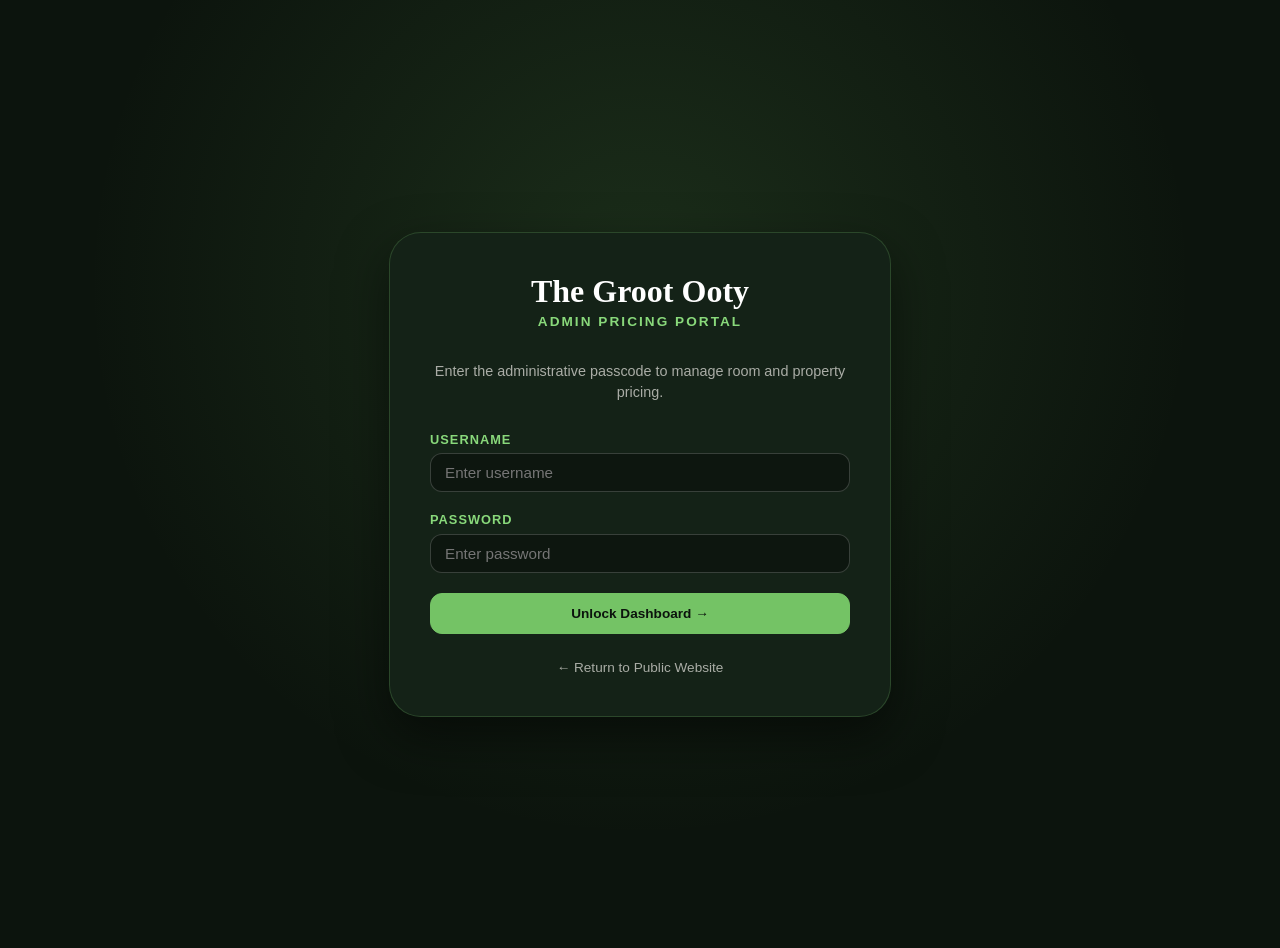
<file: admin.html>
<!DOCTYPE html>
<html lang="en">
<head>
  <meta charset="UTF-8" />
  <meta name="viewport" content="width=device-width, initial-scale=1.0" />
  <title>Admin Dashboard | The Groot Ooty</title>
  <meta name="robots" content="noindex, nofollow" />
  <link rel="icon" href="assets/images/IMG-20260821-WA0039_4k.webp" type="image/jpeg" />

  <link rel="preconnect" href="https://fonts.googleapis.com" />
  <link rel="preconnect" href="https://fonts.gstatic.com" crossorigin />

  <link rel="stylesheet" href="css/variables.css?v=3.2" />
  <link rel="stylesheet" href="css/admin.css?v=3.2" />
</head>
<body class="admin-body">

  <!-- =========================================================
       1. AUTH / LOGIN SCREEN
       ========================================================= -->
  <div id="admin-auth-screen" class="admin-auth-container">
    <div class="admin-login-card">
      <div class="admin-login-logo">The Groot Ooty</div>
      <div class="admin-login-sub">Admin Pricing Portal</div>
      <p class="admin-login-desc">
        Enter the administrative passcode to manage room and property pricing.
      </p>

      <form id="admin-login-form" onsubmit="handleAdminLogin(event)">
        <div class="admin-form-group" style="text-align:left;">
          <label class="admin-label" for="admin-username">Username</label>
          <input
            type="text"
            id="admin-username"
            class="admin-input"
            placeholder="Enter username"
            required
            autocomplete="username"
          />
        </div>
        <div class="admin-form-group" style="text-align:left;">
          <label class="admin-label" for="admin-passcode">Password</label>
          <input
            type="password"
            id="admin-passcode"
            class="admin-input"
            placeholder="Enter password"
            required
            autocomplete="current-password"
          />
        </div>
        <div id="admin-login-error" style="color:var(--admin-danger); font-size:0.85rem; margin-bottom:1rem; display:none;">
          Invalid username or password. Please try again.
        </div>
        <button type="submit" class="admin-btn admin-btn-primary" style="width:100%; padding:12px;">
          Unlock Dashboard &rarr;
        </button>
      </form>
      <div style="margin-top: 1.5rem;">
        <a href="index.html" style="color:var(--admin-text-muted); font-size:0.85rem; text-decoration:none;">
          &larr; Return to Public Website
        </a>
      </div>
    </div>
  </div>

  <!-- =========================================================
       2. PROTECTED DASHBOARD
       ========================================================= -->
  <div id="admin-dashboard-screen" class="admin-dashboard-wrap">
    
    <!-- Admin Top Nav -->
    <header class="admin-nav">
      <div class="admin-nav-brand">
        <a href="index.html" class="admin-nav-logo">The Groot</a>
        <span class="admin-badge">Pricing Admin</span>
      </div>

      <!-- Navigation Tabs -->
      <nav class="admin-tabs" role="tablist">
        <button class="admin-tab-btn active" data-tab="dashboard" role="tab">Dashboard</button>
        <button class="admin-tab-btn" data-tab="rooms" role="tab">Rooms & Pricing</button>
        <button class="admin-tab-btn" data-tab="gallery" role="tab">Gallery (Read-Only)</button>
        <button class="admin-tab-btn" data-tab="settings" role="tab">Property Info (Read-Only)</button>
      </nav>

      <!-- Actions -->
      <div class="admin-nav-actions">
        <a href="index.html" target="_blank" class="admin-btn admin-btn-outline" style="font-size:0.8rem;">
          ↗ View Live Site
        </a>
        <button onclick="handleAdminLogout()" class="admin-btn admin-btn-outline" style="font-size:0.8rem;">
          Logout
        </button>
      </div>
    </header>

    <!-- Main Dashboard Content Area -->
    <main class="admin-main">

      <!-- =====================================================
           TAB 1: OVERVIEW DASHBOARD
           ===================================================== -->
      <div id="tab-dashboard" class="admin-tab-content active">
        <!-- Stat Cards -->
        <div class="admin-stats-grid">
          <div class="admin-stat-card">
            <div class="admin-stat-label">Total Rooms</div>
            <div class="admin-stat-value" id="stat-total-rooms">4</div>
            <div class="admin-stat-sub">Managed accommodations</div>
          </div>
          <div class="admin-stat-card">
            <div class="admin-stat-label">Pricing Status</div>
            <div class="admin-stat-value" style="color:#74C365;">Active</div>
            <div class="admin-stat-sub">Live synchronized pricing</div>
          </div>
          <div class="admin-stat-card">
            <div class="admin-stat-label">Currency</div>
            <div class="admin-stat-value" style="color:#74C365;">₹ INR</div>
            <div class="admin-stat-sub">Indian Rupee per night</div>
          </div>
          <div class="admin-stat-card">
            <div class="admin-stat-label">System Mode</div>
            <div class="admin-stat-value" style="font-size:1.4rem; color:var(--admin-accent-glow); padding-top:6px;">Price Edit Only</div>
            <div class="admin-stat-sub">Content locked & protected</div>
          </div>
        </div>

        <!-- Quick Room Pricing Overview Section -->
        <div class="admin-section">
          <div class="admin-section-header">
            <div>
              <h2 class="admin-section-title">Live Room Pricing</h2>
              <p style="font-size:0.85rem; color:var(--admin-text-muted); margin:4px 0 0;">
                Change nightly rates below and click <strong>Save</strong>. Changes immediately update across all public booking and room listings.
              </p>
            </div>
            <button onclick="switchTab('rooms')" class="admin-btn admin-btn-outline">
              Manage Pricing Cards &rarr;
            </button>
          </div>

          <div id="dashboard-rooms-table-wrap">
            <!-- Rendered by JS -->
          </div>
        </div>
      </div>

      <!-- =====================================================
           TAB 2: ROOMS & PRICING MANAGEMENT
           ===================================================== -->
      <div id="tab-rooms" class="admin-tab-content">
        <div class="admin-section">
          <div class="admin-section-header">
            <div>
              <h2 class="admin-section-title">Room Pricing Management</h2>
              <p style="font-size:0.85rem; color:var(--admin-text-muted); margin:4px 0 0;">
                Room details and descriptions are locked. Update nightly rates (₹) and save instantly.
              </p>
            </div>
          </div>

          <!-- 4 Room Cards Grid -->
          <div class="admin-room-grid" id="admin-rooms-list">
            <!-- Rendered dynamically by js/admin.js -->
          </div>
        </div>
      </div>

      <!-- =====================================================
           TAB 3: GALLERY & PHOTO (READ-ONLY)
           ===================================================== -->
      <div id="tab-gallery" class="admin-tab-content">
        <div class="admin-section">
          <div class="admin-section-header">
            <div>
              <h2 class="admin-section-title">Photo Gallery (Read-Only)</h2>
              <p style="font-size:0.85rem; color:var(--admin-text-muted); margin:4px 0 0;">
                🔒 Read-Only: Photography catalogue is managed by system configuration.
              </p>
            </div>
          </div>

          <!-- Gallery Grid (Read-Only) -->
          <div class="admin-gallery-grid" id="admin-gallery-list">
            <!-- Rendered dynamically by js/admin.js -->
          </div>
        </div>
      </div>

      <!-- =====================================================
           TAB 4: PROPERTY INFO (READ-ONLY)
           ===================================================== -->
      <div id="tab-settings" class="admin-tab-content">
        <div class="admin-section" style="max-width:720px;">
          <div class="admin-section-header">
            <div>
              <h2 class="admin-section-title">Property Information (Read-Only)</h2>
              <p style="font-size:0.85rem; color:var(--admin-text-muted); margin:4px 0 0;">
                🔒 Read-Only: Contact numbers, WhatsApp routing, and stay policies are locked to system defaults.
              </p>
            </div>
          </div>

          <form id="admin-settings-form" onsubmit="event.preventDefault()">
            <div class="admin-form-group">
              <label class="admin-label" for="set-whatsapp">WhatsApp Number (For Direct Bookings)</label>
              <input type="text" id="set-whatsapp" class="admin-input" readonly disabled style="opacity:0.8; cursor:not-allowed;" />
            </div>

            <div style="display:grid; grid-template-columns:1fr 1fr; gap:1rem;">
              <div class="admin-form-group">
                <label class="admin-label" for="set-phone1">Primary Phone</label>
                <input type="text" id="set-phone1" class="admin-input" readonly disabled style="opacity:0.8; cursor:not-allowed;" />
              </div>
              <div class="admin-form-group">
                <label class="admin-label" for="set-phone2">Alternate Phone</label>
                <input type="text" id="set-phone2" class="admin-input" readonly disabled style="opacity:0.8; cursor:not-allowed;" />
              </div>
            </div>

            <div style="display:grid; grid-template-columns:1fr 1fr; gap:1rem;">
              <div class="admin-form-group">
                <label class="admin-label" for="set-checkin">Check-in Time</label>
                <input type="text" id="set-checkin" class="admin-input" readonly disabled style="opacity:0.8; cursor:not-allowed;" />
              </div>
              <div class="admin-form-group">
                <label class="admin-label" for="set-checkout">Check-out Time</label>
                <input type="text" id="set-checkout" class="admin-input" readonly disabled style="opacity:0.8; cursor:not-allowed;" />
              </div>
            </div>

            <div class="admin-form-group">
              <label class="admin-label" for="set-note">Booking Instruction Note</label>
              <textarea id="set-note" class="admin-textarea" rows="3" readonly disabled style="opacity:0.8; cursor:not-allowed;"></textarea>
            </div>

            <div style="margin-top:1.5rem; padding:1rem; background:rgba(116,195,101,0.08); border:1px solid rgba(116,195,101,0.2); border-radius:8px; font-size:0.85rem; color:var(--admin-accent-glow); display:flex; align-items:center; gap:8px;">
              <span>🔒</span>
              <span>All property settings and contact channels are locked to ensure brand consistency.</span>
            </div>
          </form>
        </div>
      </div>

    </main>
  </div>

  <!-- =========================================================
       3. EDIT ROOM PRICE MODAL (PRICE ONLY)
       ========================================================= -->
  <div id="admin-room-modal" class="admin-modal" role="dialog" aria-modal="true">
    <div class="admin-modal-box">
      <div class="admin-modal-header">
        <h3 class="admin-modal-title" id="modal-room-title">Edit Room Price</h3>
        <button onclick="closeRoomModal()" class="admin-modal-close">&times;</button>
      </div>
      <form id="admin-room-edit-form" onsubmit="handleSaveRoomModal(event)">
        <input type="hidden" id="modal-room-id" />
        
        <div class="admin-form-group">
          <label class="admin-label" for="modal-room-name">Accommodation (Read-Only)</label>
          <input type="text" id="modal-room-name" class="admin-input" readonly disabled style="opacity:0.85; cursor:not-allowed;" />
        </div>

        <div class="admin-form-group">
          <label class="admin-label" for="modal-room-price">Price per Night (₹ INR) — Editable</label>
          <input type="number" id="modal-room-price" class="admin-input" required min="0" step="100" style="font-size:1.2rem; font-weight:700; color:var(--admin-accent-glow);" />
          <p style="font-size:0.75rem; color:var(--admin-text-muted); margin-top:4px;">
            Enter the updated nightly tariff. Saving updates the booking engine and live room cards.
          </p>
        </div>

        <div style="display:flex; justify-content:flex-end; gap:1rem; margin-top:1.5rem;">
          <button type="button" onclick="closeRoomModal()" class="admin-btn admin-btn-outline">Cancel</button>
          <button type="submit" class="admin-btn admin-btn-primary">💾 Save New Price</button>
        </div>
      </form>
    </div>
  </div>

  <!-- Toast Notification -->
  <div id="admin-toast" class="admin-toast">
    <span id="toast-icon">✓</span>
    <span id="toast-msg">Price saved successfully.</span>
  </div>

  <script src="js/store.js?v=5.0"></script>
  <script src="js/admin.js?v=4.0"></script>
</body>
</html>
</file>
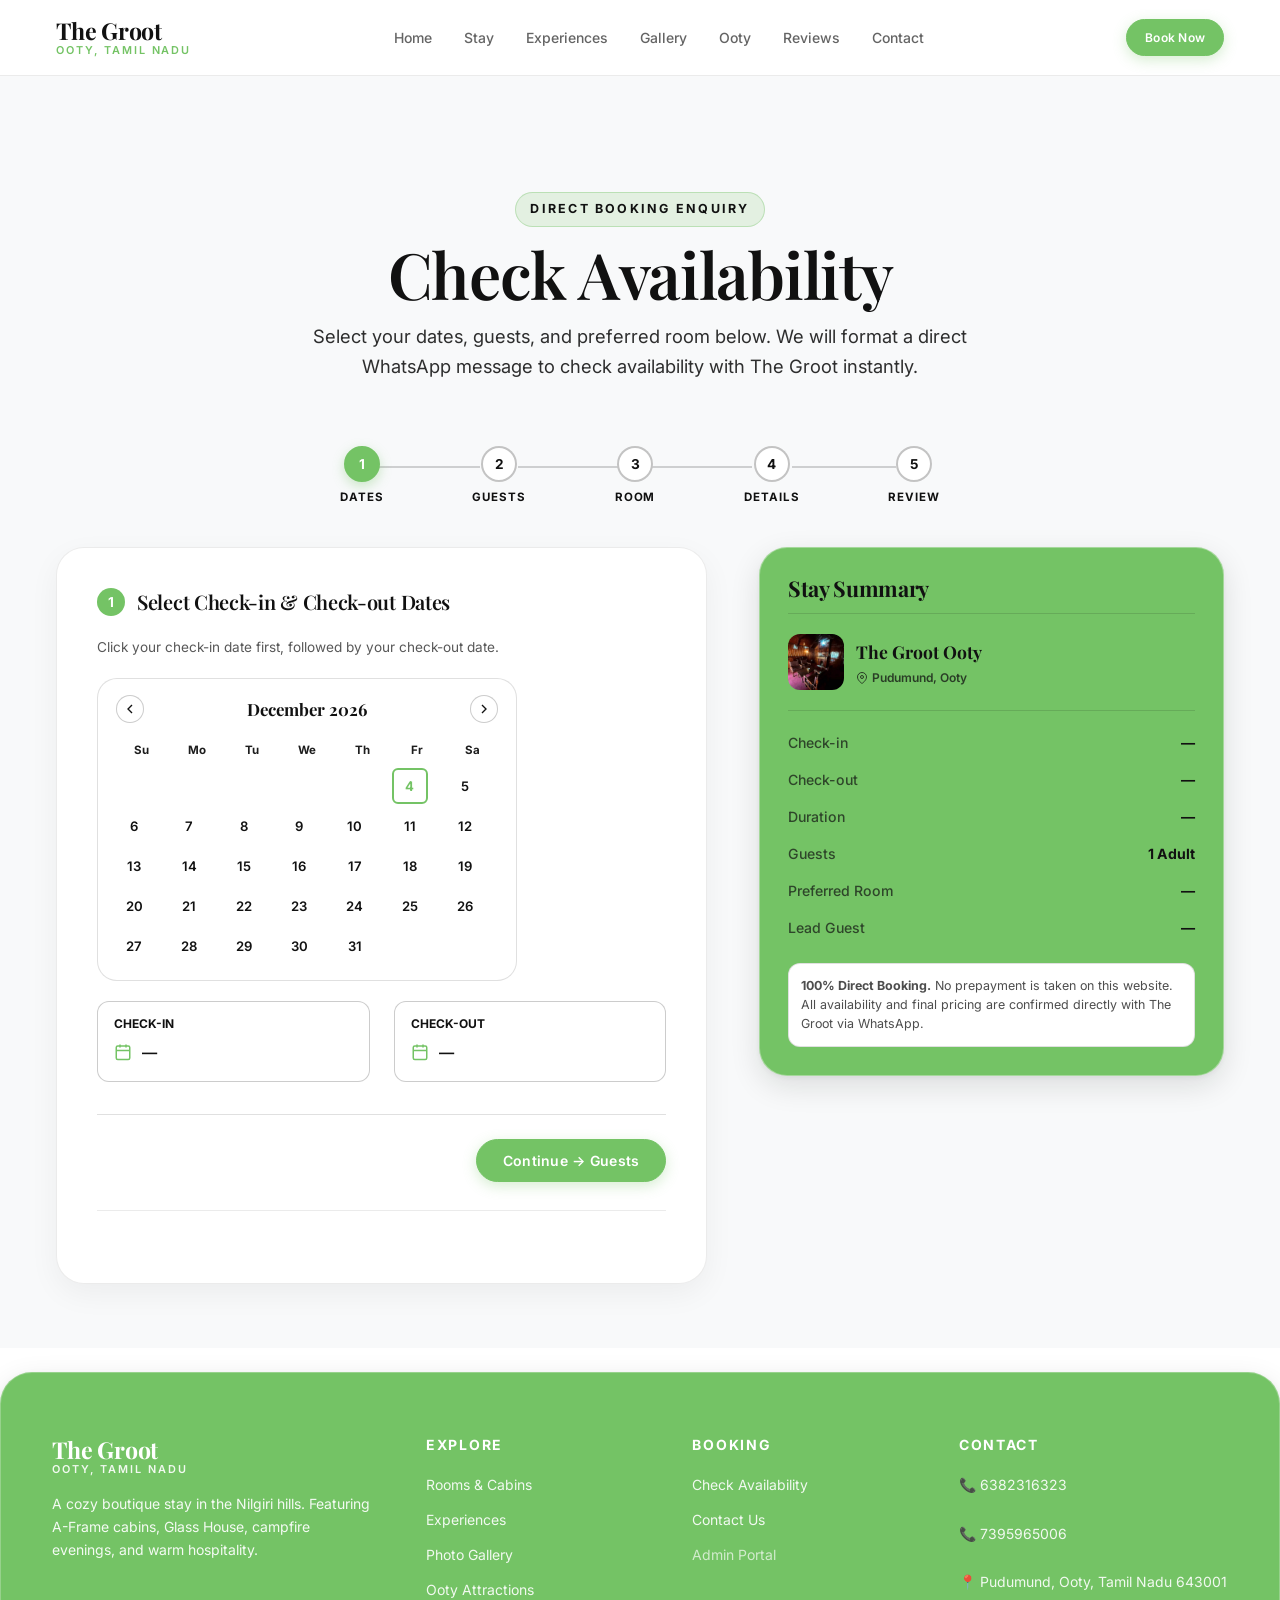
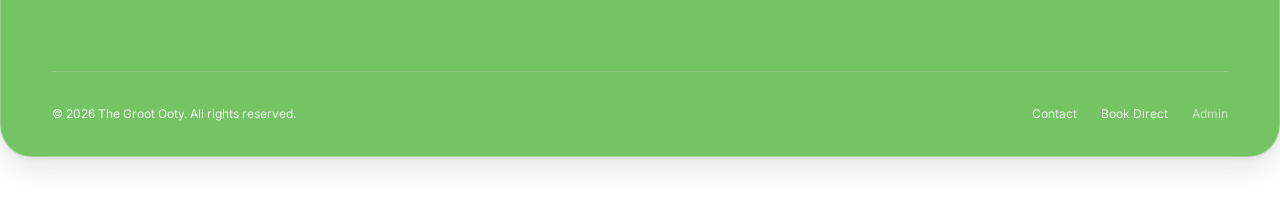
<file: booking.html>
<!DOCTYPE html>
<html lang="en">
<head>
  <meta charset="UTF-8" />
  <meta name="viewport" content="width=device-width, initial-scale=1.0" />
  <title>Check Availability & Book | The Groot Ooty</title>
  <meta name="description" content="Check availability and book your stay at The Groot Ooty. A-Frame rooms, Glass House, Luxurious Suite and Standard Rooms. Book direct via WhatsApp." />
  <link rel="icon" href="assets/images/IMG-20260821-WA0039_4k.webp" type="image/jpeg" />

  <link rel="preconnect" href="https://fonts.googleapis.com" />
  <link rel="preconnect" href="https://fonts.gstatic.com" crossorigin />

  <link rel="stylesheet" href="css/variables.css?v=3.1" />
  <link rel="stylesheet" href="css/base.css?v=3.1" />
  <link rel="stylesheet" href="css/animations.css?v=3.1" />
  <link rel="stylesheet" href="css/components.css?v=3.1" />
  <link rel="stylesheet" href="css/header.css?v=3.1" />
  <link rel="stylesheet" href="css/sections.css?v=3.1" />
  <link rel="stylesheet" href="css/booking.css?v=3.1" />
  <link rel="stylesheet" href="css/footer.css?v=3.1" />

  <style>
    /* Wizard specific styling */
    .booking-progress {
      margin-bottom: 2.5rem;
    }
    .booking-progress-steps {
      display: flex;
      align-items: center;
      justify-content: space-between;
      max-width: 600px;
      margin: 0 auto;
    }
    .progress-step {
      display: flex;
      flex-direction: column;
      align-items: center;
      gap: 6px;
      position: relative;
      z-index: 2;
    }
    .progress-step-circle {
      width: 36px;
      height: 36px;
      border-radius: 50%;
      background: #FFFFFF;
      border: 2px solid rgba(17, 17, 17, 0.25);
      color: #111111;
      display: flex;
      align-items: center;
      justify-content: center;
      font-weight: 700;
      font-size: 0.85rem;
      transition: all 0.3s ease;
    }
    .progress-step.active .progress-step-circle {
      background: #74C365;
      border-color: #74C365;
      color: #111111;
      box-shadow: 0 4px 12px rgba(116, 195, 101, 0.35);
    }
    .progress-step.completed .progress-step-circle {
      background: #111111;
      border-color: #111111;
      color: #111111;
    }
    .progress-step-label {
      font-size: 0.72rem;
      font-weight: 700;
      letter-spacing: 0.08em;
      text-transform: uppercase;
      color: #111111;
    }
    .progress-line {
      flex: 1;
      height: 2px;
      background: rgba(17, 17, 17, 0.18);
      margin: 0 -8px 20px;
      z-index: 1;
    }
    .booking-step {
      display: none;
    }
    .booking-step.active {
      display: block;
      animation: fadeIn 0.4s ease;
    }
    /* Calendar — Compact & Proportional */
    .calendar-wrapper {
      margin: 1.25rem 0;
      max-width: 420px;
    }
    .calendar {
      background: #FFFFFF;
      border: 1px solid rgba(0, 0, 0, 0.12);
      border-radius: var(--radius-lg);
      padding: 1rem 1.15rem;
    }
    .calendar-header {
      display: flex;
      justify-content: space-between;
      align-items: center;
      margin-bottom: 0.85rem;
    }
    .calendar-month {
      font-family: var(--font-display);
      font-size: 1.05rem;
      font-weight: 700;
      color: #111111;
    }
    .calendar-nav-btn {
      width: 28px;
      height: 28px;
      border-radius: 50%;
      background: #FFFFFF;
      border: 1px solid rgba(0, 0, 0, 0.2);
      color: #111111;
      display: flex;
      align-items: center;
      justify-content: center;
      cursor: pointer;
      transition: all 0.2s ease;
    }
    .calendar-nav-btn:hover {
      background: rgba(116, 195, 101, 0.2);
    }
    .calendar-grid {
      display: grid;
      grid-template-columns: repeat(7, 1fr);
      gap: 4px;
      text-align: center;
    }
    .calendar-day-label {
      font-size: 0.72rem;
      font-weight: 700;
      color: #111111;
      opacity: 0.95;
      padding: 4px 0;
    }
    .calendar-day {
      background: #FFFFFF;
      border: 1px solid transparent;
      color: #111111;
      aspect-ratio: 1/1;
      max-height: 36px;
      border-radius: var(--radius-sm);
      display: flex;
      align-items: center;
      justify-content: center;
      font-size: 0.82rem;
      color: #111111;
      font-weight: 600;
      cursor: pointer;
      transition: all 0.15s ease;
      background: #FFFFFF;
      border: none;
    }
    .calendar-day:hover:not(.disabled):not(.empty) {
      background: rgba(116, 195, 101, 0.15);
      border-color: rgba(116, 195, 101, 0.4);
      background: rgba(116, 195, 101, 0.15);
    }
    .calendar-day.disabled {
      color: rgba(17, 17, 17, 0.3);
      color: rgba(255, 255, 255, 0.45);
      cursor: not-allowed;
      background: transparent;
    }
    .calendar-day.empty {
      background: transparent;
      cursor: default;
    }
    .calendar-day.today {
      border: 2px solid var(--color-mantis);
      color: var(--color-mantis);
      font-weight: 700;
      border: 2px solid var(--color-mantis);
    }
    .calendar-day.selected {
      background: var(--color-mantis) !important;
      color: #FFFFFF !important;
      background: #FFFFFF !important;
      color: #FFFFFF !important;
      font-weight: 800 !important;
    }
    .calendar-day.in-range {
      background: rgba(116, 195, 101, 0.15);
      color: #111111;
      background: rgba(116, 195, 101, 0.15);
      color: #111111;
      font-weight: 700;
    }
    .date-summary {
      display: flex;
      gap: 1.5rem;
      padding: 0.85rem 1.15rem;
      background: #FFFFFF;
      border: 1px solid rgba(0, 0, 0, 0.12);
      border-radius: var(--radius-md);
      max-width: 420px;
    }
    /* Counters */
    .guests-section {
      display: flex;
      flex-direction: column;
      gap: 1rem;
      margin: 1.5rem 0;
    }
    .guests-row {
      display: flex;
      justify-content: space-between;
      align-items: center;
      padding: 1.25rem;
      background: #FFFFFF;
      border: 1px solid rgba(0, 0, 0, 0.12);
      border-radius: var(--radius-lg);
    }
    .guests-row-info h3 {
      font-size: 1.05rem;
      color: #111111;
      font-weight: 700;
      margin-bottom: 2px;
    }
    .guests-row-info p {
      font-size: 0.8rem;
      color: rgba(17, 17, 17, 0.75);
    }
    .counter-control {
      display: flex;
      align-items: center;
      gap: 14px;
    }
    .counter-btn {
      width: 36px;
      height: 36px;
      border-radius: 50%;
      background: #FFFFFF;
      border: 1px solid rgba(0, 0, 0, 0.2);
      color: #111111;
      font-size: 1.2rem;
      font-weight: 700;
      display: flex;
      align-items: center;
      justify-content: center;
      cursor: pointer;
      transition: all 0.2s ease;
    }
    .counter-btn:hover {
      background: rgba(116, 195, 101, 0.2);
    }
    .counter-value {
      font-size: 1.15rem;
      font-weight: 700;
      color: #111111;
      min-width: 24px;
      text-align: center;
    }
    /* Options */
    .room-options {
      display: grid;
      grid-template-columns: repeat(2, 1fr);
      gap: 1rem;
      margin: 1.5rem 0;
    }
    .room-option {
      background: #FFFFFF;
      border: 1.5px solid rgba(0, 0, 0, 0.12);
      border-radius: var(--radius-lg);
      overflow: hidden;
      cursor: pointer;
      transition: all 0.2s ease;
    }
    .room-option:hover {
      background: #FFFFFF;
      border-color: rgba(255, 255, 255, 0.45);
    }
    .room-option.selected {
      border-color: #111111;
      background: rgba(116, 195, 101, 0.15);
      box-shadow: 0 0 0 2px #FFFFFF;
    }
    .room-option-img {
      width: 100%;
      aspect-ratio: 16/10;
      object-fit: cover;
    }
    .room-option-header {
      display: flex;
      justify-content: space-between;
      align-items: flex-start;
      margin-bottom: 6px;
      flex-wrap: wrap;
      gap: 6px;
    }
    .room-option-name {
      font-family: var(--font-display);
      font-size: 1.15rem;
      font-weight: 700;
      color: #111111;
      margin-bottom: 0;
    }
    .room-option-price {
      font-weight: 800;
      color: #111111;
      font-size: 1.15rem;
      white-space: nowrap;
    }
    .room-option-per-night {
      font-size: 0.75rem;
      color: rgba(17, 17, 17, 0.75);
      font-weight: 500;
    }
    .room-avail-badge {
      display: inline-flex;
      align-items: center;
      gap: 5px;
      font-size: 0.72rem;
      font-weight: 700;
      letter-spacing: 0.05em;
      text-transform: uppercase;
      padding: 3px 10px;
      border-radius: var(--radius-full);
      background: rgba(116, 195, 101, 0.15);
      color: #111111;
      border: 1px solid rgba(0, 0, 0, 0.2);
      margin-bottom: 0.5rem;
    }
    .room-avail-badge.unavailable {
      background: rgba(0, 0, 0, 0.30);
      color: #111111;
      border: 1px solid rgba(0, 0, 0, 0.12);
    }
    .room-option-desc {
      font-size: 0.8rem;
      color: rgba(17, 17, 17, 0.75);
      line-height: 1.45;
      margin-bottom: 0.75rem;
    }
    .room-option-check {
      display: flex;
      align-items: center;
      gap: 6px;
      font-size: 0.75rem;
      font-weight: 700;
      color: #111111;
      text-transform: uppercase;
      letter-spacing: 0.06em;
    }
    .room-option-check-circle {
      width: 16px;
      height: 16px;
      border-radius: 50%;
      border: 1.5px solid var(--color-mantis);
      display: flex;
      align-items: center;
      justify-content: center;
      color: #111111;
    }
    /* Preferences */
    .preference-group {
      margin-bottom: 1.75rem;
    }
    .preference-group-label {
      font-size: 0.85rem;
      font-weight: 700;
      letter-spacing: 0.08em;
      text-transform: uppercase;
      color: #111111;
      margin-bottom: 0.75rem;
    }
    .preference-option {
      padding: 1rem 1.25rem;
      background: #FFFFFF;
      border: 1px solid rgba(0, 0, 0, 0.12);
      border-radius: var(--radius-md);
      margin-bottom: 0.5rem;
      cursor: pointer;
      transition: all 0.2s ease;
    }
    .preference-option:hover {
      background: rgba(116, 195, 101, 0.05);
    }
    .preference-option.selected {
      border-color: #111111;
      background: rgba(116, 195, 101, 0.15);
      box-shadow: 0 0 0 1.5px #FFFFFF;
    }
    .preference-option h4 {
      font-size: 0.95rem;
      color: #111111;
      font-weight: 700;
      margin-bottom: 2px;
    }
    .preference-option p {
      font-size: 0.8rem;
      color: rgba(17, 17, 17, 0.75);
    }
    /* Review Enquiry Card */
    .review-enquiry-card {
      background: #FFFFFF;
      border: 1px solid rgba(0, 0, 0, 0.12);
      border-radius: var(--radius-xl);
      overflow: hidden;
    }
    .review-enquiry-header {
      display: flex;
      justify-content: space-between;
      align-items: center;
      padding: 1.25rem 1.5rem;
      background: #F8F9FA;
      border-bottom: 1px solid rgba(0, 0, 0, 0.12);
    }
    .review-enquiry-header-brand {
      font-family: var(--font-display);
      font-size: 1.25rem;
      font-weight: 700;
      color: #111111;
    }
    .review-enquiry-header-sub {
      font-size: 0.75rem;
      color: rgba(17, 17, 17, 0.75);
      font-weight: 600;
      text-transform: uppercase;
      letter-spacing: 0.1em;
    }
    .review-enquiry-id {
      font-size: 0.85rem;
      font-weight: 700;
      color: #111111;
      padding: 4px 10px;
      background: rgba(116, 195, 101, 0.1);
      border: 1px solid rgba(0, 0, 0, 0.2);
      border-radius: var(--radius-sm);
    }
    .review-enquiry-body {
      padding: 1.5rem;
    }
    .review-section-label {
      font-size: 0.8rem;
      font-weight: 700;
      text-transform: uppercase;
      letter-spacing: 0.08em;
      color: #111111;
      display: flex;
      align-items: center;
      gap: 6px;
      margin-bottom: 0.75rem;
    }
    .review-grid {
      display: grid;
      grid-template-columns: 1fr 1fr;
      gap: 0.75rem;
    }
    .review-field-label {
      font-size: 0.72rem;
      color: rgba(17, 17, 17, 0.70);
      font-weight: 600;
      text-transform: uppercase;
      letter-spacing: 0.06em;
      margin-bottom: 2px;
    }
    .review-field-value {
      font-size: 0.95rem;
      font-weight: 700;
      color: #111111;
    }
    /* Summary Sidebar */
    .booking-summary-card {
      background: var(--card-bg);
      border: 1px solid var(--card-border);
      border-radius: var(--radius-xl);
      padding: 1.75rem;
      color: #111111;
      box-shadow: var(--shadow-card);
    }
    .booking-summary-title {
      font-family: var(--font-display);
      font-size: 1.35rem;
      font-weight: 700;
      margin-bottom: 1.25rem;
      padding-bottom: 0.75rem;
      border-bottom: 1px solid rgba(0, 0, 0, 0.12);
      color: #111111;
    }
    .booking-summary-property {
      display: flex;
      align-items: center;
      gap: 12px;
      margin-bottom: 1.25rem;
      padding-bottom: 1.25rem;
      border-bottom: 1px solid rgba(0, 0, 0, 0.12);
    }
    .booking-summary-property-img {
      width: 56px;
      height: 56px;
      border-radius: var(--radius-md);
      object-fit: cover;
    }
    .booking-summary-property-name {
      font-family: var(--font-display);
      font-size: 1.1rem;
      font-weight: 700;
      color: #111111;
    }
    .booking-summary-property-loc {
      font-size: 0.75rem;
      color: rgba(17, 17, 17, 0.75);
      font-weight: 600;
      display: flex;
      align-items: center;
      gap: 4px;
      margin-top: 2px;
    }
    .booking-summary-rows {
      display: flex;
      flex-direction: column;
      gap: 0.85rem;
      margin-bottom: 1.5rem;
    }
    .booking-summary-row {
      display: flex;
      justify-content: space-between;
      font-size: 0.88rem;
    }
    .booking-summary-row-label {
      color: rgba(17, 17, 17, 0.70);
      font-weight: 500;
    }
    .booking-summary-row-value {
      font-weight: 700;
      color: #111111;
    }
    .booking-summary-note {
      font-size: 0.78rem;
      color: rgba(17, 17, 17, 0.75);
      padding: 12px;
      background: #FFFFFF;
      border: 1px solid rgba(0, 0, 0, 0.12);
      border-radius: var(--radius-md);
      line-height: 1.55;
    }
    .booking-nav {
      display: flex;
      justify-content: space-between;
      align-items: center;
      margin-top: 2rem;
      padding-top: 1.5rem;
      border-top: 1px solid rgba(0, 0, 0, 0.12);
    }
    /* Date Summary Bar */
    .date-summary {
      display: flex;
      gap: 1.5rem;
      padding: 1rem 1.25rem;
      background: #FFFFFF;
      border: 1px solid rgba(0, 0, 0, 0.12);
      border-radius: var(--radius-md);
      margin-top: 1rem;
    }
    .date-summary-item {
      flex: 1;
    }
    .date-summary-label {
      font-size: 0.72rem;
      text-transform: uppercase;
      letter-spacing: 0.08em;
      color: #111111;
      font-weight: 700;
      opacity: 0.95;
      margin-bottom: 2px;
    }
    .date-summary-value {
      font-size: 1rem;
      font-weight: 700;
      color: #111111;
    }
    .date-summary-night {
      font-size: 0.8rem;
      color: #111111;
      font-weight: 700;
      margin-top: 2px;
    }
    .booking-success {
      display: none;
      background: var(--card-bg);
      border: 1px solid var(--card-border);
      border-radius: var(--radius-2xl);
      padding: clamp(2rem, 5vw, 3.5rem);
      text-align: center;
      color: #111111;
      box-shadow: var(--shadow-lg);
    }
    .booking-success.show {
      display: block;
      animation: fadeIn 0.4s ease;
    }
    .booking-success-icon {
      width: 72px;
      height: 72px;
      border-radius: 50%;
      background: rgba(116, 195, 101, 0.1);
      border: 1px solid rgba(0, 0, 0, 0.2);
      color: #111111;
      display: flex;
      align-items: center;
      justify-content: center;
      margin: 0 auto 1.5rem;
    }
    .booking-success-icon svg {
      fill: #FFFFFF;
    }
    .booking-success-id {
      display: inline-block;
      font-size: 0.9rem;
      font-weight: 700;
      color: #111111;
      background: rgba(116, 195, 101, 0.15);
      border: 1px solid rgba(0, 0, 0, 0.2);
      padding: 6px 16px;
      border-radius: var(--radius-full);
      margin-bottom: 1.25rem;
    }
    .booking-success-note {
      font-size: 1rem;
      color: rgba(17, 17, 17, 0.75);
      max-width: 520px;
      margin: 0 auto 2rem;
      line-height: 1.65;
    }
    
    /* Responsive Fixes for Mobile Clipping */
    @media (max-width: 768px) {
      .booking-form-panel {
        padding: 1.25rem 1rem;
      }
      
      .calendar {
        padding: 0.75rem 0.5rem;
      }
      
      .calendar-grid {
        gap: 2px;
      }
      
      .calendar-day {
      background: #FFFFFF;
      border: 1px solid transparent;
      color: #111111;
        font-size: 0.75rem;
      }

      .room-options,
      .review-grid {
        grid-template-columns: 1fr;
      }
      
      .date-summary {
        flex-direction: column;
        gap: 0.85rem;
      }

      .booking-progress-steps {
        gap: 6px;
        flex-wrap: wrap;
        justify-content: center;
      }
      
      .progress-line {
        display: none;
      }
      
      .booking-nav {
        flex-direction: column;
        gap: 1rem;
      }
      
      .booking-nav .btn {
        width: 100%;
      }
      
      /* Force WhatsApp button to wrap text if too long */
      .btn-whatsapp {
        white-space: normal;
        height: auto;
        padding-top: 0.75rem;
        padding-bottom: 0.75rem;
        line-height: 1.4;
      }
    }
  
    /* Overrides */
    .progress-step.active .progress-step-circle { color: #FFFFFF; background: var(--color-mantis); border-color: var(--color-mantis); }
    .calendar-day.selected { color: #FFFFFF !important; background: var(--color-mantis) !important; }
    .room-option-check-circle { color: var(--color-mantis); }
    .room-option.selected .room-option-check-circle { background: var(--color-mantis); color: #FFFFFF; }
    .room-option-check { color: #111111; }
    .calendar-nav-btn { color: #111111; }
    
    /* Buttons Fix */
    .btn-outline-light {
      background-color: transparent;
      color: #111111;
      border-color: rgba(0, 0, 0, 0.3);
    }
    .btn-outline-light:hover {
      background-color: #F8F9FA;
      color: #111111;
      border-color: #111111;
    }
    
    /* Date Inputs */
    .date-inputs-row {
      display: grid;
      grid-template-columns: 1fr 1fr;
      gap: 1.5rem;
      margin-top: 1rem;
      margin-bottom: 0.5rem;
    }
    .date-input-field {
      padding: 12px 16px;
      border: 1px solid rgba(0, 0, 0, 0.2);
      border-radius: var(--radius-md);
      background: #FFFFFF;
      transition: all 0.2s ease;
      cursor: pointer;
    }
    .date-input-field:hover {
      border-color: rgba(0, 0, 0, 0.4);
      background: #F8F9FA;
    }
    .date-input-field:focus-within {
      border-color: var(--color-mantis);
      box-shadow: 0 0 0 3px rgba(116, 195, 101, 0.15);
    }
    .date-input-label {
      font-size: 0.75rem;
      font-weight: 700;
      color: #111111;
      margin-bottom: 6px;
    }
    .date-input-value {
      display: flex;
      align-items: center;
      gap: 10px;
      font-size: 0.95rem;
      font-weight: 600;
      color: #111111;
    }
    .date-input-value svg {
      color: var(--color-mantis);
    }
    @media (max-width: 768px) {
      .date-inputs-row {
        grid-template-columns: 1fr;
        gap: 0.85rem;
      }
    }
    </style>
</head>
<body class="booking-page">

  <!-- Header -->
  <header id="site-header" role="banner">
    <div class="container header-inner">
      <a href="index.html" class="site-logo">
        <span class="logo-name">The Groot</span>
        <span class="logo-location">Ooty, Tamil Nadu</span>
      </a>
      <nav class="desktop-nav">
        <a href="index.html" class="nav-link">Home</a>
        <a href="rooms.html" class="nav-link">Stay</a>
        <a href="experiences.html" class="nav-link">Experiences</a>
        <a href="gallery.html" class="nav-link">Gallery</a>
        <a href="ooty.html" class="nav-link">Ooty</a>
        <a href="reviews.html" class="nav-link">Reviews</a>
        <a href="contact.html" class="nav-link">Contact</a>
      </nav>
      <div class="header-actions">
        <a href="booking.html" class="btn btn-primary btn-sm">Book Now</a>
        <button class="hamburger" id="hamburger" aria-label="Open menu">
          <span class="hamburger-line"></span>
          <span class="hamburger-line"></span>
          <span class="hamburger-line"></span>
        </button>
      </div>
    </div>
  </header>

  <!-- Mobile Menu Drawer -->
  <div id="mobile-menu" class="mobile-menu" role="dialog">
    <nav class="mobile-menu-nav">
      <a href="index.html" class="mobile-nav-link">Home <span class="arrow">&rarr;</span></a>
      <a href="rooms.html" class="mobile-nav-link">Stay & Rooms <span class="arrow">&rarr;</span></a>
      <a href="experiences.html" class="mobile-nav-link">Experiences <span class="arrow">&rarr;</span></a>
      <a href="gallery.html" class="mobile-nav-link">Gallery <span class="arrow">&rarr;</span></a>
      <a href="ooty.html" class="mobile-nav-link">Ooty Guide <span class="arrow">&rarr;</span></a>
      <a href="reviews.html" class="mobile-nav-link">Reviews <span class="arrow">&rarr;</span></a>
      <a href="contact.html" class="mobile-nav-link">Contact <span class="arrow">&rarr;</span></a>
    </nav>
    <div class="mobile-menu-actions">
      <a href="booking.html" class="btn btn-primary btn-block">Check Availability</a>
      <button onclick="quickWhatsApp()" class="btn btn-whatsapp btn-block">WhatsApp Direct</button>
    </div>
  </div>

  <!-- Wizard Main Layout -->
  <main class="section-pad-sm" id="booking-wizard" style="padding-top: calc(var(--nav-height) + 2.5rem);">
    <div class="container">
      <div class="section-header center" data-reveal="fade-up">
        <span class="section-overline">Direct Booking Enquiry</span>
        <h1 class="display-lg" style="color:var(--color-obsidian); margin-bottom: 0.75rem;">Check Availability</h1>
        <p class="section-subtitle center">
          Select your dates, guests, and preferred room below. We will format a direct WhatsApp message to check availability with The Groot instantly.
        </p>
      </div>

      <!-- Step Progress Ribbon -->
      <div class="booking-progress" role="progressbar" aria-label="Booking steps progress" data-reveal="fade-up">
        <div class="booking-progress-steps">
          <div class="progress-step active" data-step="1">
            <div class="progress-step-circle">1</div>
            <div class="progress-step-label">Dates</div>
          </div>
          <div class="progress-line"></div>
          <div class="progress-step" data-step="2">
            <div class="progress-step-circle">2</div>
            <div class="progress-step-label">Guests</div>
          </div>
          <div class="progress-line"></div>
          <div class="progress-step" data-step="3">
            <div class="progress-step-circle">3</div>
            <div class="progress-step-label">Room</div>
          </div>
          <div class="progress-line"></div>
          <div class="progress-step" data-step="4">
            <div class="progress-step-circle">4</div>
            <div class="progress-step-label">Details</div>
          </div>
          <div class="progress-line"></div>
          <div class="progress-step" data-step="5">
            <div class="progress-step-circle">5</div>
            <div class="progress-step-label">Review</div>
          </div>
        </div>
      </div>

      <!-- Main Layout Grid -->
      <div class="booking-layout">
        <!-- Form Panel -->
        <div>
          <div class="booking-form-panel" data-reveal="fade-up">

            <!-- STEP 1: DATES -->
            <div class="booking-step active" id="step-1">
              <div class="step-header">
                <div class="step-num">1</div>
                <h2 class="step-title">Select Check-in & Check-out Dates</h2>
              </div>
              <p style="font-size:0.85rem;color:rgba(17, 17, 17, 0.7);">Click your check-in date first, followed by your check-out date.</p>

              <div class="calendar-wrapper">
                <div class="calendar">
                  <div class="calendar-header">
                    <button class="calendar-nav-btn" id="cal-prev" aria-label="Previous month">
                      <svg xmlns="http://www.w3.org/2000/svg" width="16" height="16" viewBox="0 0 24 24" fill="none" stroke="currentColor" stroke-width="2"><polyline points="15 18 9 12 15 6"/></svg>
                    </button>
                    <span class="calendar-month" id="cal-month"></span>
                    <button class="calendar-nav-btn" id="cal-next" aria-label="Next month">
                      <svg xmlns="http://www.w3.org/2000/svg" width="16" height="16" viewBox="0 0 24 24" fill="none" stroke="currentColor" stroke-width="2"><polyline points="9 18 15 12 9 6"/></svg>
                    </button>
                  </div>
                  <div class="calendar-grid" id="cal-grid"></div>
                </div>
              </div>

              <div class="date-inputs-row" id="date-summary">
                <div class="date-input-field" tabindex="0">
                  <div class="date-input-label">CHECK-IN</div>
                  <div class="date-input-value">
                    <svg xmlns="http://www.w3.org/2000/svg" width="18" height="18" viewBox="0 0 24 24" fill="none" stroke="currentColor" stroke-width="2"><rect x="3" y="4" width="18" height="18" rx="2" ry="2"></rect><line x1="16" y1="2" x2="16" y2="6"></line><line x1="8" y1="2" x2="8" y2="6"></line><line x1="3" y1="10" x2="21" y2="10"></line></svg>
                    <span id="summary-checkin">Select date</span>
                  </div>
                </div>
                <div class="date-input-field" tabindex="0">
                  <div class="date-input-label">CHECK-OUT</div>
                  <div class="date-input-value">
                    <svg xmlns="http://www.w3.org/2000/svg" width="18" height="18" viewBox="0 0 24 24" fill="none" stroke="currentColor" stroke-width="2"><rect x="3" y="4" width="18" height="18" rx="2" ry="2"></rect><line x1="16" y1="2" x2="16" y2="6"></line><line x1="8" y1="2" x2="8" y2="6"></line><line x1="3" y1="10" x2="21" y2="10"></line></svg>
                    <span id="summary-checkout">Select date</span>
                  </div>
                  <div class="date-summary-night" id="summary-nights" style="font-size:0.8rem; color:rgba(17,17,17,0.7); margin-top:4px;"></div>
                </div>
              </div>

              <div id="cal-error" class="form-error" style="color:#ff8a80;font-size:0.85rem;margin-top:0.75rem;"></div>

              <div class="booking-nav">
                <div></div>
                <button class="btn btn-primary" data-booking-next id="step1-next">Continue &rarr; Guests</button>
              </div>
            </div>

            <!-- STEP 2: GUESTS -->
            <div class="booking-step" id="step-2">
              <div class="step-header">
                <div class="step-num">2</div>
                <h2 class="step-title">How Many Guests?</h2>
              </div>
              <p style="font-size:0.85rem;color:rgba(17, 17, 17, 0.7);">Let us know who's traveling so The Groot can prepare.</p>

              <div class="guests-section">
                <div class="guests-row">
                  <div class="guests-row-info">
                    <h3>Adults</h3>
                    <p>Ages 12 and above</p>
                  </div>
                  <div class="counter-control">
                    <button class="counter-btn" id="adults-minus" aria-label="Decrease adult count">-</button>
                    <span class="counter-value" id="adults-count">1</span>
                    <button class="counter-btn" id="adults-plus" aria-label="Increase adult count">+</button>
                  </div>
                </div>
                <div class="guests-row">
                  <div class="guests-row-info">
                    <h3>Children</h3>
                    <p>Ages under 12</p>
                  </div>
                  <div class="counter-control">
                    <button class="counter-btn" id="children-minus" aria-label="Decrease child count">-</button>
                    <span class="counter-value" id="children-count">0</span>
                    <button class="counter-btn" id="children-plus" aria-label="Increase child count">+</button>
                  </div>
                </div>
              </div>

              <div id="guests-error" class="form-error" style="color:#ff8a80;font-size:0.85rem;margin-top:0.5rem;"></div>

              <div class="booking-nav">
                <button class="btn btn-outline-light" data-booking-prev>&larr; Back</button>
                <button class="btn btn-primary" data-booking-next id="step2-next">Continue &rarr; Room</button>
              </div>
            </div>

            <!-- STEP 3: ROOM SELECTION -->
            <div class="booking-step" id="step-3">
              <div class="step-header">
                <div class="step-num">3</div>
                <h2 class="step-title">Choose Preferred Room</h2>
              </div>
              <p style="font-size:0.85rem;color:rgba(17, 17, 17, 0.7);">Select the accommodation that fits your journey.</p>

              <div class="room-options">
                <div class="room-option" data-room="aframe" id="opt-aframe" role="radio" tabindex="0">
                  <div class="room-option-body">
                    <div class="room-option-header">
                      <div class="room-option-name">A-frame</div>
                      <div class="room-option-price">₹4,500 <span class="room-option-per-night">/ night</span></div>
                    </div>
                    <div class="room-option-desc">Signature triangular cabin with timber character and forest views.</div>
                    <div class="room-option-check">
                      <div class="room-option-check-circle">✓</div>
                      <span>Select Room</span>
                    </div>
                  </div>
                </div>

                <div class="room-option" data-room="glasshouse" id="opt-glasshouse" role="radio" tabindex="0">
                  <div class="room-option-body">
                    <div class="room-option-header">
                      <div class="room-option-name">Glass house</div>
                      <div class="room-option-price">₹5,000 <span class="room-option-per-night">/ night</span></div>
                    </div>
                    <div class="room-option-desc">Sleep surrounded by the living Nilgiri forest through glass walls.</div>
                    <div class="room-option-check">
                      <div class="room-option-check-circle">✓</div>
                      <span>Select Room</span>
                    </div>
                  </div>
                </div>

                <div class="room-option" data-room="suite" id="opt-suite" role="radio" tabindex="0">
                  <div class="room-option-body">
                    <div class="room-option-header">
                      <div class="room-option-name">Luxurious suit</div>
                      <div class="room-option-price">₹5,500 <span class="room-option-per-night">/ night</span></div>
                    </div>
                    <div class="room-option-desc">Our most spacious accommodation with plush king bed & seating area.</div>
                    <div class="room-option-check">
                      <div class="room-option-check-circle">✓</div>
                      <span>Select Room</span>
                    </div>
                  </div>
                </div>

                <div class="room-option" data-room="standard" id="opt-standard" role="radio" tabindex="0">
                  <div class="room-option-body">
                    <div class="room-option-header">
                      <div class="room-option-name">Standard</div>
                      <div class="room-option-price">₹2,500 <span class="room-option-per-night">/ night</span></div>
                    </div>
                    <div class="room-option-desc">Warm, cozy, and welcoming double bedroom for couples or solo stays.</div>
                    <div class="room-option-check">
                      <div class="room-option-check-circle">✓</div>
                      <span>Select Room</span>
                    </div>
                  </div>
                </div>

                <div class="room-option" data-room="not-sure" id="opt-notsure" role="radio" tabindex="0" style="grid-column: 1 / -1; display:flex; align-items:center; gap:1rem; padding:1.25rem;">
                  <div style="font-size:2rem;">🌲</div>
                  <div>
                    <div class="room-option-name">Not Sure — Recommend a Room</div>
                    <div class="room-option-desc" style="margin-bottom:0.25rem;">Tell us your group size and preferences, and our caretakers will recommend the best fit.</div>
                    <div class="room-option-check">
                      <div class="room-option-check-circle">✓</div>
                      <span>Select Recommendation</span>
                    </div>
                  </div>
                </div>
              </div>

              <div class="booking-nav">
                <button class="btn btn-outline-light" data-booking-prev>&larr; Back</button>
                <button class="btn btn-primary" data-booking-next id="step3-next">Continue &rarr; Details</button>
              </div>
            </div>

            <!-- STEP 4: GUEST DETAILS -->
            <div class="booking-step" id="step-4">
              <div class="step-header">
                <div class="step-num">4</div>
                <h2 class="step-title">Your Contact Information</h2>
              </div>
              <p style="font-size:0.85rem;color:rgba(17, 17, 17, 0.7);">Required for preparing your WhatsApp enquiry to The Groot.</p>

              <div class="form-group" style="margin-top:1.5rem;">
                <label class="form-label" for="guest-name">Full Name *</label>
                <input type="text" class="form-control" id="guest-name" name="name" placeholder="Your full name" autocomplete="name" required />
              </div>

              <div class="form-group">
                <label class="form-label" for="guest-mobile">Mobile Number *</label>
                <input type="tel" class="form-control" id="guest-mobile" name="mobile" placeholder="+91 XXXXX XXXXX" autocomplete="tel" required />
              </div>

              <div class="form-group">
                <label style="display:flex;align-items:center;gap:8px;font-size:0.85rem;color:rgba(17, 17, 17, 0.7);cursor:pointer;margin-bottom:0.5rem;">
                  <input type="checkbox" id="wa-same-as-mobile" />
                  <span>WhatsApp number is same as mobile</span>
                </label>
                <input type="tel" class="form-control" id="guest-whatsapp" name="whatsapp" placeholder="WhatsApp number (if different)" autocomplete="tel" />
              </div>

              <div class="form-group">
                <label class="form-label" for="guest-email">Email Address <span style="font-weight:400;text-transform:none;">(optional)</span></label>
                <input type="email" class="form-control" id="guest-email" name="email" placeholder="your@email.com" autocomplete="email" />
              </div>

              <div class="booking-nav">
                <button class="btn btn-outline-light" data-booking-prev>&larr; Back</button>
                <button class="btn btn-primary" data-booking-next id="step4-next">Continue &rarr; Preferences</button>
              </div>
            </div>

            <!-- STEP 5: PREFERENCES & REVIEW -->
            <div class="booking-step" id="step-5">
              <div class="step-header">
                <div class="step-num">5</div>
                <h2 class="step-title">Preferences & Review</h2>
              </div>
              <p style="font-size:0.85rem;color:rgba(17, 17, 17, 0.7);">Any special requests? Review your enquiry before sending to WhatsApp.</p>

              <!-- Campfire Preference -->
              <div class="preference-group" style="margin-top:1.5rem;">
                <div class="preference-group-label">🔥 Campfire Session</div>
                <div class="preference-option" data-pref-group="campfire" data-pref-val="yes" id="campfire-yes">
                  <h4>Yes, I'm Interested</h4>
                  <p>I would like to enjoy the campfire during my stay.</p>
                </div>
                <div class="preference-option" data-pref-group="campfire" data-pref-val="more" id="campfire-more">
                  <h4>Tell Me More</h4>
                  <p>Send me more details on campfire timings and arrangements.</p>
                </div>
                <div class="preference-option" data-pref-group="campfire" data-pref-val="no" id="campfire-no">
                  <h4>Not Interested</h4>
                  <p>No campfire needed for this visit.</p>
                </div>
              </div>

              <!-- Meals Preference -->
              <div class="preference-group">
                <div class="preference-group-label">🍽️ Home-Cooked Meals</div>
                <div class="preference-option" data-pref-group="meals" data-pref-val="yes" id="meals-yes">
                  <h4>Yes, I'd Like Home Meals</h4>
                  <p>Please include authentic Tamil home meals in the enquiry.</p>
                </div>
                <div class="preference-option" data-pref-group="meals" data-pref-val="more" id="meals-more">
                  <h4>Tell Me More</h4>
                  <p>Send menu options and meal availability details.</p>
                </div>
                <div class="preference-option" data-pref-group="meals" data-pref-val="no" id="meals-no">
                  <h4>No Meals Required</h4>
                  <p>I will handle dining externally.</p>
                </div>
              </div>

              <!-- Special Request -->
              <div class="form-group">
                <label class="form-label" for="special-request">Special Requests <span style="font-weight:400;text-transform:none;">(optional)</span></label>
                <textarea class="form-control" id="special-request" rows="3" placeholder="Birthday, anniversary, early check-in, pickup, dietary preference, etc."></textarea>
              </div>

              <!-- Review Card -->
              <div style="margin-top:2rem;">
                <div class="review-enquiry-card">
                  <div class="review-enquiry-header">
                    <div>
                      <div class="review-enquiry-header-brand">The Groot Ooty</div>
                      <div class="review-enquiry-header-sub">Direct Booking Enquiry</div>
                    </div>
                    <div class="review-enquiry-id" id="review-enquiry-id">Generating ID...</div>
                  </div>
                  <div class="review-enquiry-body">
                    <div class="review-section-label">📅 Stay Details</div>
                    <div class="review-grid">
                      <div class="review-field"><div class="review-field-label">Check-in</div><div class="review-field-value" id="review-checkin">—</div></div>
                      <div class="review-field"><div class="review-field-label">Check-out</div><div class="review-field-value" id="review-checkout">—</div></div>
                      <div class="review-field"><div class="review-field-label">Duration</div><div class="review-field-value" id="review-nights">—</div></div>
                      <div class="review-field"><div class="review-field-label">Guests</div><div class="review-field-value" id="review-guests">—</div></div>
                      <div class="review-field" style="grid-column: span 2;"><div class="review-field-label">Preferred Room</div><div class="review-field-value" id="review-room">—</div></div>
                    </div>

                    <div class="review-section-label" style="margin-top:1.25rem;">👤 Guest Information</div>
                    <div class="review-grid">
                      <div class="review-field"><div class="review-field-label">Name</div><div class="review-field-value" id="review-name">—</div></div>
                      <div class="review-field"><div class="review-field-label">Mobile</div><div class="review-field-value" id="review-mobile">—</div></div>
                      <div class="review-field" style="grid-column: span 2;"><div class="review-field-label">Email</div><div class="review-field-value" id="review-email">—</div></div>
                    </div>

                    <div class="review-section-label" style="margin-top:1.25rem;">✨ Preferences</div>
                    <div class="review-grid">
                      <div class="review-field"><div class="review-field-label">Campfire</div><div class="review-field-value" id="review-campfire">—</div></div>
                      <div class="review-field"><div class="review-field-label">Meals</div><div class="review-field-value" id="review-meals">—</div></div>
                      <div class="review-field" style="grid-column: span 2;"><div class="review-field-label">Special Request</div><div class="review-field-value" id="review-request">None</div></div>
                    </div>
                  </div>
                </div>
              </div>

              <div class="booking-nav" style="margin-top: 1.5rem;">
                <button class="btn btn-outline-light" data-booking-prev>&larr; Back</button>
                <button class="btn btn-whatsapp btn-lg" id="booking-submit">
                  <svg xmlns="http://www.w3.org/2000/svg" viewBox="0 0 24 24"><path d="M17.472 14.382c-.297-.149-1.758-.867-2.03-.967-.273-.099-.471-.148-.67.15-.197.297-.767.966-.94 1.164-.173.199-.347.223-.644.075-.297-.15-1.255-.463-2.39-1.475-.883-.788-1.48-1.761-1.653-2.059-.173-.297-.018-.458.13-.606.134-.133.298-.347.446-.52.149-.174.198-.298.298-.497.099-.198.05-.371-.025-.52-.075-.149-.669-1.612-.916-2.207-.242-.579-.487-.5-.669-.51-.173-.008-.371-.01-.57-.01-.198 0-.52.074-.792.372-.272.297-1.04 1.016-1.04 2.479 0 1.462 1.065 2.875 1.213 3.074.149.198 2.096 3.2 5.077 4.487.709.306 1.262.489 1.694.625.712.227 1.36.195 1.871.118.571-.085 1.758-.719 2.006-1.413.248-.694.248-1.289.173-1.413-.074-.124-.272-.198-.57-.347m-5.421 7.403h-.004a9.87 9.87 0 01-5.031-1.378l-.361-.214-3.741.982.998-3.648-.235-.374a9.86 9.86 0 01-1.51-5.26c.001-5.45 4.436-9.884 9.888-9.884 2.64 0 5.122 1.03 6.988 2.898a9.825 9.825 0 012.893 6.994c-.003 5.45-4.437 9.884-9.885 9.884m8.413-18.297A11.815 11.815 0 0012.05 0C5.495 0 .16 5.335.157 11.892c0 2.096.547 4.142 1.588 5.945L.057 24l6.305-1.654a11.882 11.882 0 005.683 1.448h.005c6.554 0 11.89-5.335 11.893-11.893a11.821 11.821 0 00-3.48-8.413z"/></svg>
                  Send Direct Enquiry via WhatsApp
                </button>
              </div>
            </div>

          </div><!-- /booking-form-panel -->

          <!-- Success State -->
          <div class="booking-success" id="booking-success">
            <div class="booking-success-icon">
              <svg xmlns="http://www.w3.org/2000/svg" width="36" height="36" viewBox="0 0 24 24"><path d="M17.472 14.382c-.297-.149-1.758-.867-2.03-.967-.273-.099-.471-.148-.67.15-.197.297-.767.966-.94 1.164-.173.199-.347.223-.644.075-.297-.15-1.255-.463-2.39-1.475-.883-.788-1.48-1.761-1.653-2.059-.173-.297-.018-.458.13-.606.134-.133.298-.347.446-.52.149-.174.198-.298.298-.497.099-.198.05-.371-.025-.52-.075-.149-.669-1.612-.916-2.207-.242-.579-.487-.5-.669-.51-.173-.008-.371-.01-.57-.01-.198 0-.52.074-.792.372-.272.297-1.04 1.016-1.04 2.479 0 1.462 1.065 2.875 1.213 3.074.149.198 2.096 3.2 5.077 4.487.709.306 1.262.489 1.694.625.712.227 1.36.195 1.871.118.571-.085 1.758-.719 2.006-1.413.248-.694.248-1.289.173-1.413-.074-.124-.272-.198-.57-.347m-5.421 7.403h-.004a9.87 9.87 0 01-5.031-1.378l-.361-.214-3.741.982.998-3.648-.235-.374a9.86 9.86 0 01-1.51-5.26c.001-5.45 4.436-9.884 9.888-9.884 2.64 0 5.122 1.03 6.988 2.898a9.825 9.825 0 012.893 6.994c-.003 5.45-4.437 9.884-9.885 9.884m8.413-18.297A11.815 11.815 0 0012.05 0C5.495 0 .16 5.335.157 11.892c0 2.096.547 4.142 1.588 5.945L.057 24l6.305-1.654a11.882 11.882 0 005.683 1.448h.005c6.554 0 11.89-5.335 11.893-11.893a11.821 11.821 0 00-3.48-8.413z"/></svg>
            </div>
            <h2 class="display-sm" style="color:#111111; margin-bottom: 0.5rem;">Your Enquiry is Ready!</h2>
            <div class="booking-success-id" id="review-id-display"></div>
            <p class="booking-success-note">
              Your booking details have been prepared in WhatsApp. Send the message to The Groot to confirm availability and receive pricing. Our caretakers will respond promptly.
            </p>
            <div style="display:flex; gap:1rem; justify-content:center; flex-wrap:wrap;">
              <a href="index.html" class="btn btn-outline-light">&larr; Return Home</a>
              <button onclick="quickWhatsApp()" class="btn btn-whatsapp">Send Again via WhatsApp</button>
            </div>
          </div>
        </div>

        <!-- Sidebar Summary -->
        <div class="booking-sidebar">
          <div class="booking-summary-card" data-reveal="fade-left">
            <h3 class="booking-summary-title">Stay Summary</h3>

            <div class="booking-summary-property">
              <img src="assets/images/1000032834_professional_4k.webp" alt="The Groot Ooty" class="booking-summary-property-img" loading="lazy" />
              <div>
                <div class="booking-summary-property-name">The Groot Ooty</div>
                <div class="booking-summary-property-loc">
                  <svg xmlns="http://www.w3.org/2000/svg" width="12" height="12" viewBox="0 0 24 24" fill="none" stroke="currentColor" stroke-width="2"><path d="M21 10c0 7-9 13-9 13s-9-6-9-13a9 9 0 0118 0z"/><circle cx="12" cy="10" r="3"/></svg>
                  <span>Pudumund, Ooty</span>
                </div>
              </div>
            </div>

            <div class="booking-summary-rows">
              <div class="booking-summary-row">
                <span class="booking-summary-row-label">Check-in</span>
                <span class="booking-summary-row-value" id="sb-checkin">Not selected</span>
              </div>
              <div class="booking-summary-row">
                <span class="booking-summary-row-label">Check-out</span>
                <span class="booking-summary-row-value" id="sb-checkout">Not selected</span>
              </div>
              <div class="booking-summary-row">
                <span class="booking-summary-row-label">Duration</span>
                <span class="booking-summary-row-value" id="sb-nights">—</span>
              </div>
              <div class="booking-summary-row">
                <span class="booking-summary-row-label">Guests</span>
                <span class="booking-summary-row-value" id="sb-guests">1 Adult</span>
              </div>
              <div class="booking-summary-row">
                <span class="booking-summary-row-label">Preferred Room</span>
                <span class="booking-summary-row-value" id="sb-room">Not selected</span>
              </div>
              <div class="booking-summary-row">
                <span class="booking-summary-row-label">Lead Guest</span>
                <span class="booking-summary-row-value" id="sb-name">—</span>
              </div>
            </div>

            <div class="booking-summary-note">
              <strong>100% Direct Booking.</strong> No prepayment is taken on this website. All availability and final pricing are confirmed directly with The Groot via WhatsApp.
            </div>
          </div>
        </div>
      </div>
    </div>
  </main>

  <!-- Footer -->
  <footer id="site-footer" role="contentinfo">
    <div class="container">
      <div class="footer-grid">
        <div class="footer-brand">
          <a href="index.html" class="site-logo">
            <span class="logo-name">The Groot</span>
            <span class="logo-location">Ooty, Tamil Nadu</span>
          </a>
          <p class="footer-brand-desc">A cozy boutique stay in the Nilgiri hills. Featuring A-Frame cabins, Glass House, campfire evenings, and warm hospitality.</p>
        </div>
        <div>
          <h4 class="footer-title">Explore</h4>
          <nav class="footer-nav">
            <a href="index.html#rooms" class="footer-link">Rooms & Cabins</a>
            <a href="experiences.html" class="footer-link">Experiences</a>
            <a href="gallery.html" class="footer-link">Photo Gallery</a>
            <a href="ooty.html" class="footer-link">Ooty Attractions</a>
          </nav>
        </div>
        <div>
          <h4 class="footer-title">Booking</h4>
          <nav class="footer-nav">
            <a href="booking.html" class="footer-link">Check Availability</a>
            <a href="contact.html" class="footer-link">Contact Us</a>
            <a href="admin.html" class="footer-link" style="opacity:0.75;">Admin Portal</a>
          </nav>
        </div>
        <div>
          <h4 class="footer-title">Contact</h4>
          <div class="footer-nav">
            <a href="tel:6382316323" class="footer-contact-item" data-phone="1">📞 6382316323</a>
            <a href="tel:7395965006" class="footer-contact-item" data-phone="2">📞 7395965006</a>
            <div class="footer-contact-item">📍 Pudumund, Ooty, Tamil Nadu 643001</div>
          </div>
        </div>
      </div>
      <div class="footer-bottom">
        <p>&copy; 2026 The Groot Ooty. All rights reserved.</p>
        <div class="footer-bottom-links">
          <a href="contact.html" class="footer-bottom-link">Contact</a>
          <a href="booking.html" class="footer-bottom-link">Book Direct</a>
          <a href="admin.html" class="footer-bottom-link" style="opacity:0.7;">Admin</a>
        </div>
      </div>
    </div>
  </footer>

  <script src="js/store.js?v=5.0"></script>
  <script src="js/config.js"></script>
  <script src="js/whatsapp.js"></script>
  <script src="js/main.js"></script>
  <script src="js/booking.js?v=5.0"></script>
</body>
</html>
</file>
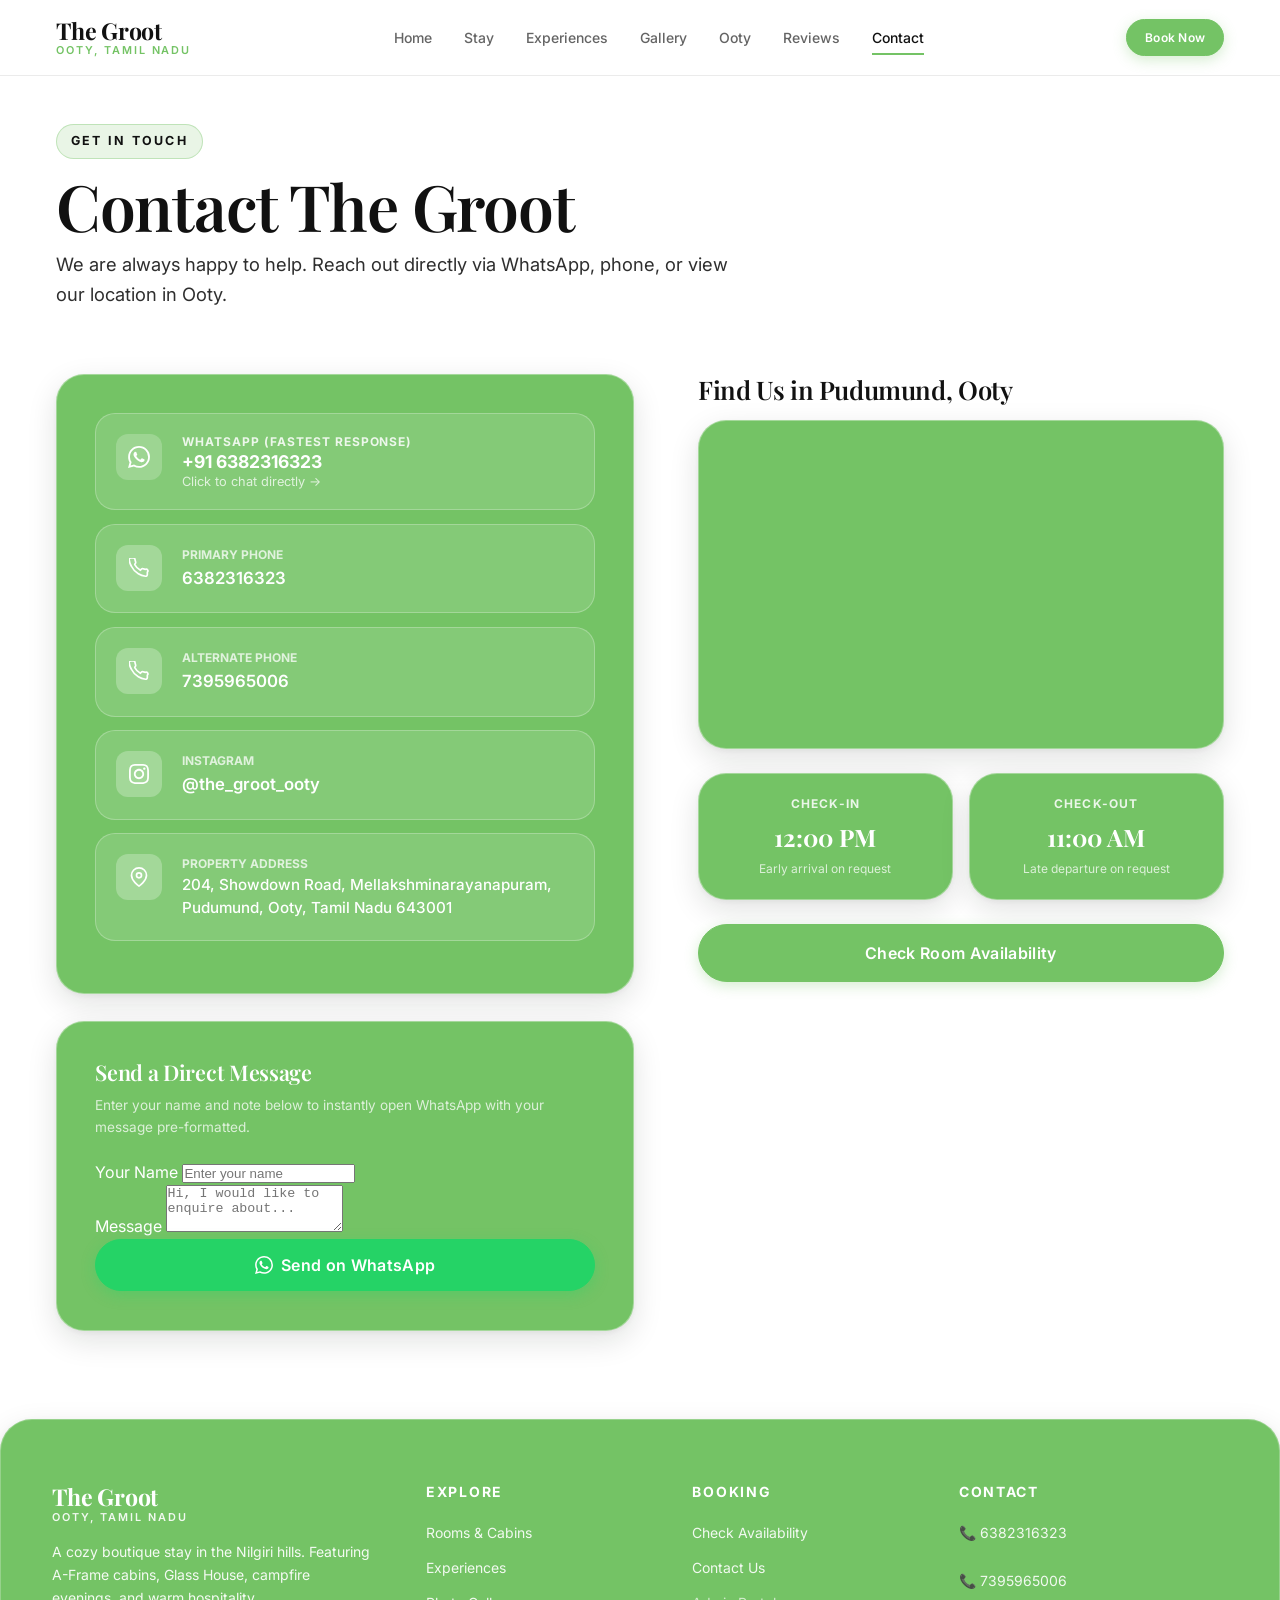
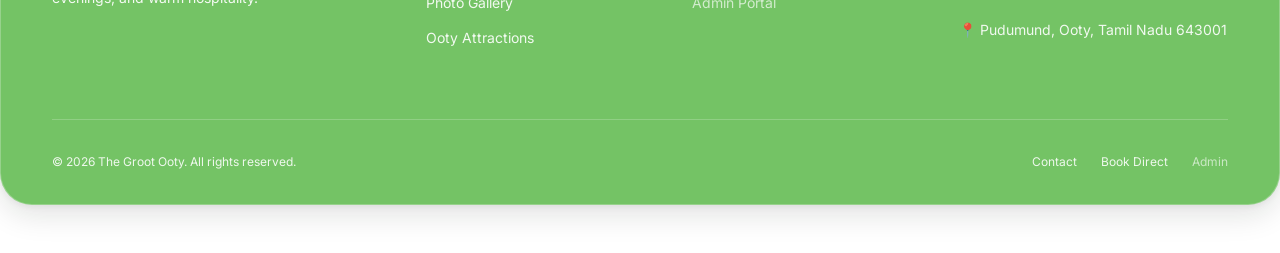
<file: contact.html>
<!DOCTYPE html>
<html lang="en">
<head>
  <meta charset="UTF-8" />
  <meta name="viewport" content="width=device-width, initial-scale=1.0" />
  <title>Contact Us | The Groot Ooty</title>
  <meta name="description" content="Contact The Groot Ooty — Call, WhatsApp or locate our boutique property in Pudumund, Ooty, Tamil Nadu." />
  <link rel="icon" href="assets/images/IMG-20260821-WA0039_4k.webp" type="image/jpeg" />

  <link rel="preconnect" href="https://fonts.googleapis.com" />
  <link rel="preconnect" href="https://fonts.gstatic.com" crossorigin />

  <link rel="stylesheet" href="css/variables.css?v=3.1" />
  <link rel="stylesheet" href="css/base.css?v=3.1" />
  <link rel="stylesheet" href="css/animations.css?v=3.1" />
  <link rel="stylesheet" href="css/components.css?v=3.1" />
  <link rel="stylesheet" href="css/header.css?v=3.1" />
  <link rel="stylesheet" href="css/sections.css?v=3.1" />
  <link rel="stylesheet" href="css/footer.css?v=3.1" />

  <style>
    .contact-layout {
      display: grid;
      grid-template-columns: 1.1fr 1fr;
      gap: clamp(2.5rem, 5vw, 4.5rem);
      align-items: start;
      width: 100%;
      box-sizing: border-box;
    }
    .contact-method-card {
      display: flex;
      align-items: flex-start;
      gap: 1.25rem;
      padding: 1.25rem;
      background: rgba(255, 255, 255, 0.12);
      border: 1px solid rgba(255, 255, 255, 0.25);
      border-radius: var(--radius-lg);
      text-decoration: none;
      color: #FFFFFF;
      transition: all 0.2s ease;
      margin-bottom: 0.85rem;
      box-sizing: border-box;
      width: 100%;
      overflow-wrap: break-word;
      word-wrap: break-word;
    }
    .contact-method-card > div:last-child {
      flex: 1;
      min-width: 0;
    }
    .contact-method-card:hover {
      background: rgba(255, 255, 255, 0.22);
      transform: translateX(4px);
    }
    .contact-method-icon {
      width: 46px;
      height: 46px;
      border-radius: var(--radius-md);
      display: flex;
      align-items: center;
      justify-content: center;
      flex-shrink: 0;
    }
    .contact-method-icon.whatsapp {
      background: rgba(255, 255, 255, 0.2);
      color: #FFFFFF;
    }
    .contact-method-icon.phone {
      background: rgba(255, 255, 255, 0.25);
      color: #FFFFFF;
    }
    .contact-method-icon.instagram {
      background: rgba(255, 255, 255, 0.25);
      color: #FFFFFF;
    }
    .contact-method-icon.location {
      background: rgba(255, 255, 255, 0.25);
      color: #FFFFFF;
    }
    .map-frame {
      border-radius: var(--radius-xl);
      overflow: hidden;
      border: 1px solid var(--card-border);
      aspect-ratio: 16/10;
      box-shadow: var(--shadow-card);
      background: var(--card-bg);
      width: 100%;
      box-sizing: border-box;
    }
    .map-frame iframe {
      width: 100%;
      height: 100%;
      border: none;
    }
    .card-dark {
      width: 100%;
      box-sizing: border-box;
      max-width: 100%;
      overflow: hidden;
    }
    .card-dark .form-label {
      color: #FFFFFF;
    }
    @media(max-width:900px){
      .contact-layout { 
        grid-template-columns: 1fr; 
        gap: 2rem;
      }
      .contact-method-card {
        padding: 1rem;
        gap: 1rem;
      }
    }
  </style>
</head>
<body>

  <!-- Header -->
  <header id="site-header" role="banner">
    <div class="container header-inner">
      <a href="index.html" class="site-logo">
        <span class="logo-name">The Groot</span>
        <span class="logo-location">Ooty, Tamil Nadu</span>
      </a>
      <nav class="desktop-nav">
        <a href="index.html" class="nav-link">Home</a>
        <a href="rooms.html" class="nav-link">Stay</a>
        <a href="experiences.html" class="nav-link">Experiences</a>
        <a href="gallery.html" class="nav-link">Gallery</a>
        <a href="ooty.html" class="nav-link">Ooty</a>
        <a href="reviews.html" class="nav-link">Reviews</a>
        <a href="contact.html" class="nav-link active">Contact</a>
      </nav>
      <div class="header-actions">
        <a href="booking.html" class="btn btn-primary btn-sm">Book Now</a>
        <button class="hamburger" id="hamburger" aria-label="Open menu">
          <span class="hamburger-line"></span>
          <span class="hamburger-line"></span>
          <span class="hamburger-line"></span>
        </button>
      </div>
    </div>
  </header>

  <!-- Mobile Menu Drawer -->
  <div id="mobile-menu" class="mobile-menu" role="dialog">
    <nav class="mobile-menu-nav">
      <a href="index.html" class="mobile-nav-link">Home <span class="arrow">&rarr;</span></a>
      <a href="rooms.html" class="mobile-nav-link">Stay & Rooms <span class="arrow">&rarr;</span></a>
      <a href="experiences.html" class="mobile-nav-link">Experiences <span class="arrow">&rarr;</span></a>
      <a href="gallery.html" class="mobile-nav-link">Gallery <span class="arrow">&rarr;</span></a>
      <a href="ooty.html" class="mobile-nav-link">Ooty Guide <span class="arrow">&rarr;</span></a>
      <a href="reviews.html" class="mobile-nav-link">Reviews <span class="arrow">&rarr;</span></a>
      <a href="contact.html" class="mobile-nav-link active">Contact <span class="arrow">&rarr;</span></a>
    </nav>
    <div class="mobile-menu-actions">
      <a href="booking.html" class="btn btn-primary btn-block">Check Availability</a>
      <button onclick="quickWhatsApp()" class="btn btn-whatsapp btn-block">WhatsApp Direct</button>
    </div>
  </div>

  <!-- Contact Page Main -->
  <main class="section-pad-sm" style="padding-top: calc(var(--nav-height) + 3rem);">
    <div class="container">
      <div class="section-header" data-reveal="fade-up">
        <span class="section-overline">Get In Touch</span>
        <h1 class="display-lg" style="color:var(--color-obsidian); margin-bottom: 0.5rem;">Contact The Groot</h1>
        <p class="section-subtitle">We are always happy to help. Reach out directly via WhatsApp, phone, or view our location in Ooty.</p>
      </div>

      <div class="contact-layout">
        <!-- Left: Contact Details & Quick Message -->
        <div>
          <div class="card-dark" data-reveal="fade-up" style="margin-bottom: 1.75rem;">
            <!-- WhatsApp -->
            <button onclick="quickWhatsApp()" class="contact-method-card" style="width:100%; text-align:left; cursor:pointer;">
              <div class="contact-method-icon whatsapp">
                <svg xmlns="http://www.w3.org/2000/svg" width="22" height="22" viewBox="0 0 24 24" fill="currentColor"><path d="M17.472 14.382c-.297-.149-1.758-.867-2.03-.967-.273-.099-.471-.148-.67.15-.197.297-.767.966-.94 1.164-.173.199-.347.223-.644.075-.297-.15-1.255-.463-2.39-1.475-.883-.788-1.48-1.761-1.653-2.059-.173-.297-.018-.458.13-.606.134-.133.298-.347.446-.52.149-.174.198-.298.298-.497.099-.198.05-.371-.025-.52-.075-.149-.669-1.612-.916-2.207-.242-.579-.487-.5-.669-.51-.173-.008-.371-.01-.57-.01-.198 0-.52.074-.792.372-.272.297-1.04 1.016-1.04 2.479 0 1.462 1.065 2.875 1.213 3.074.149.198 2.096 3.2 5.077 4.487.709.306 1.262.489 1.694.625.712.227 1.36.195 1.871.118.571-.085 1.758-.719 2.006-1.413.248-.694.248-1.289.173-1.413-.074-.124-.272-.198-.57-.347m-5.421 7.403h-.004a9.87 9.87 0 01-5.031-1.378l-.361-.214-3.741.982.998-3.648-.235-.374a9.86 9.86 0 01-1.51-5.26c.001-5.45 4.436-9.884 9.888-9.884 2.64 0 5.122 1.03 6.988 2.898a9.825 9.825 0 012.893 6.994c-.003 5.45-4.437 9.884-9.885 9.884m8.413-18.297A11.815 11.815 0 0012.05 0C5.495 0 .16 5.335.157 11.892c0 2.096.547 4.142 1.588 5.945L.057 24l6.305-1.654a11.882 11.882 0 005.683 1.448h.005c6.554 0 11.89-5.335 11.893-11.893a11.821 11.821 0 00-3.48-8.413z"/></svg>
              </div>
              <div>
                <div style="font-size:0.75rem; color:rgba(255,255,255,0.85); font-weight:700; text-transform:uppercase; letter-spacing:0.08em;">WhatsApp (Fastest Response)</div>
                <div style="font-size:1.1rem; font-weight:700; color:#FFFFFF; margin:2px 0;">+91 6382316323</div>
                <div style="font-size:0.8rem; color:rgba(255,255,255,0.75);">Click to chat directly &rarr;</div>
              </div>
            </button>

            <!-- Phone 1 -->
            <a href="tel:6382316323" class="contact-method-card" data-phone="1">
              <div class="contact-method-icon phone">
                <svg xmlns="http://www.w3.org/2000/svg" width="20" height="20" viewBox="0 0 24 24" fill="none" stroke="currentColor" stroke-width="2"><path d="M22 16.92v3a2 2 0 01-2.18 2 19.79 19.79 0 01-8.63-3.07A19.5 19.5 0 013.07 10.2 19.79 19.79 0 01.22 2.18 2 2 0 012.18 0h3a2 2 0 012 1.72c.127.96.361 1.903.7 2.81a2 2 0 01-.45 2.11L6.91 7.91a16 16 0 006.72 6.72l1.27-1.27a2 2 0 012.11-.45c.907.339 1.85.573 2.81.7A2 2 0 0122 16.92z"/></svg>
              </div>
              <div>
                <div style="font-size:0.75rem; color:rgba(255,255,255,0.75); font-weight:700; text-transform:uppercase;">Primary Phone</div>
                <div style="font-size:1.05rem; font-weight:600; color:#FFFFFF;">6382316323</div>
              </div>
            </a>

            <!-- Phone 2 -->
            <a href="tel:7395965006" class="contact-method-card" data-phone="2">
              <div class="contact-method-icon phone">
                <svg xmlns="http://www.w3.org/2000/svg" width="20" height="20" viewBox="0 0 24 24" fill="none" stroke="currentColor" stroke-width="2"><path d="M22 16.92v3a2 2 0 01-2.18 2 19.79 19.79 0 01-8.63-3.07A19.5 19.5 0 013.07 10.2 19.79 19.79 0 01.22 2.18 2 2 0 012.18 0h3a2 2 0 012 1.72c.127.96.361 1.903.7 2.81a2 2 0 01-.45 2.11L6.91 7.91a16 16 0 006.72 6.72l1.27-1.27a2 2 0 012.11-.45c.907.339 1.85.573 2.81.7A2 2 0 0122 16.92z"/></svg>
              </div>
              <div>
                <div style="font-size:0.75rem; color:rgba(255,255,255,0.75); font-weight:700; text-transform:uppercase;">Alternate Phone</div>
                <div style="font-size:1.05rem; font-weight:600; color:#FFFFFF;">7395965006</div>
              </div>
            </a>

            <!-- Instagram -->
            <a href="https://www.instagram.com/the_groot_ooty/" target="_blank" rel="noopener noreferrer" class="contact-method-card">
              <div class="contact-method-icon instagram">
                <svg xmlns="http://www.w3.org/2000/svg" width="20" height="20" viewBox="0 0 24 24" fill="currentColor"><path d="M12 2.163c3.204 0 3.584.012 4.85.07 3.252.148 4.771 1.691 4.919 4.919.058 1.265.069 1.645.069 4.849 0 3.205-.012 3.584-.069 4.849-.149 3.225-1.664 4.771-4.919 4.919-1.266.058-1.644.07-4.85.07-3.204 0-3.584-.012-4.849-.07-3.26-.149-4.771-1.699-4.919-4.92-.058-1.265-.07-1.644-.07-4.849 0-3.204.013-3.583.07-4.849.149-3.227 1.664-4.771 4.919-4.919 1.266-.057 1.645-.069 4.849-.069zm0-2.163c-3.259 0-3.667.014-4.947.072-4.358.2-6.78 2.618-6.98 6.98-.059 1.281-.073 1.689-.073 4.948 0 3.259.014 3.668.072 4.948.2 4.358 2.618 6.78 6.98 6.98 1.281.058 1.689.072 4.948.072 3.259 0 3.668-.014 4.948-.072 4.354-.2 6.782-2.618 6.979-6.98.059-1.28.073-1.689.073-4.948 0-3.259-.014-3.667-.072-4.947-.196-4.354-2.617-6.78-6.979-6.98-1.281-.059-1.69-.073-4.949-.073zm0 5.838c-3.403 0-6.162 2.759-6.162 6.162s2.759 6.163 6.162 6.163 6.162-2.759 6.162-6.163c0-3.403-2.759-6.162-6.162-6.162zm0 10.162c-2.209 0-4-1.79-4-4 0-2.209 1.791-4 4-4s4 1.791 4 4c0 2.21-1.791 4-4 4zm6.406-11.845c-.796 0-1.441.645-1.441 1.44s.645 1.44 1.441 1.44c.795 0 1.439-.645 1.439-1.44s-.644-1.44-1.439-1.44z"/></svg>
              </div>
              <div>
                <div style="font-size:0.75rem; color:rgba(255,255,255,0.75); font-weight:700; text-transform:uppercase;">Instagram</div>
                <div style="font-size:1.05rem; font-weight:600; color:#FFFFFF;">@the_groot_ooty</div>
              </div>
            </a>

            <!-- Address -->
            <div class="contact-method-card" style="cursor:default;">
              <div class="contact-method-icon location">
                <svg xmlns="http://www.w3.org/2000/svg" width="20" height="20" viewBox="0 0 24 24" fill="none" stroke="currentColor" stroke-width="2"><path d="M21 10c0 7-9 13-9 13s-9-6-9-13a9 9 0 0118 0z"/><circle cx="12" cy="10" r="3"/></svg>
              </div>
              <div>
                <div style="font-size:0.75rem; color:rgba(255,255,255,0.75); font-weight:700; text-transform:uppercase;">Property Address</div>
                <div style="font-size:0.95rem; font-weight:500; color:#FFFFFF; line-height:1.5;">
                  204, Showdown Road, Mellakshminarayanapuram, Pudumund, Ooty, Tamil Nadu 643001
                </div>
              </div>
            </div>
          </div>

          <!-- Quick Message Box -->
          <div class="card-dark" data-reveal="fade-up" data-delay="100">
            <h3 style="font-family:var(--font-display); font-size:1.35rem; color:#FFFFFF; margin-bottom:0.5rem;">
              Send a Direct Message
            </h3>
            <p style="font-size:0.85rem; color:rgba(255,255,255,0.75); margin-bottom:1.25rem;">
              Enter your name and note below to instantly open WhatsApp with your message pre-formatted.
            </p>
            <div class="form-group">
              <label class="form-label" for="contact-name">Your Name</label>
              <input type="text" class="form-control" id="contact-name" placeholder="Enter your name" />
            </div>
            <div class="form-group">
              <label class="form-label" for="contact-message">Message</label>
              <textarea class="form-control" id="contact-message" rows="3" placeholder="Hi, I would like to enquire about..."></textarea>
            </div>
            <button class="btn btn-whatsapp btn-block btn-lg" onclick="sendContactMessage()">
              <svg xmlns="http://www.w3.org/2000/svg" viewBox="0 0 24 24"><path d="M17.472 14.382c-.297-.149-1.758-.867-2.03-.967-.273-.099-.471-.148-.67.15-.197.297-.767.966-.94 1.164-.173.199-.347.223-.644.075-.297-.15-1.255-.463-2.39-1.475-.883-.788-1.48-1.761-1.653-2.059-.173-.297-.018-.458.13-.606.134-.133.298-.347.446-.52.149-.174.198-.298.298-.497.099-.198.05-.371-.025-.52-.075-.149-.669-1.612-.916-2.207-.242-.579-.487-.5-.669-.51-.173-.008-.371-.01-.57-.01-.198 0-.52.074-.792.372-.272.297-1.04 1.016-1.04 2.479 0 1.462 1.065 2.875 1.213 3.074.149.198 2.096 3.2 5.077 4.487.709.306 1.262.489 1.694.625.712.227 1.36.195 1.871.118.571-.085 1.758-.719 2.006-1.413.248-.694.248-1.289.173-1.413-.074-.124-.272-.198-.57-.347m-5.421 7.403h-.004a9.87 9.87 0 01-5.031-1.378l-.361-.214-3.741.982.998-3.648-.235-.374a9.86 9.86 0 01-1.51-5.26c.001-5.45 4.436-9.884 9.888-9.884 2.64 0 5.122 1.03 6.988 2.898a9.825 9.825 0 012.893 6.994c-.003 5.45-4.437 9.884-9.885 9.884m8.413-18.297A11.815 11.815 0 0012.05 0C5.495 0 .16 5.335.157 11.892c0 2.096.547 4.142 1.588 5.945L.057 24l6.305-1.654a11.882 11.882 0 005.683 1.448h.005c6.554 0 11.89-5.335 11.893-11.893a11.821 11.821 0 00-3.48-8.413z"/></svg>
              Send on WhatsApp
            </button>
          </div>
        </div>

        <!-- Right: Map Embed & Directions -->
        <div>
          <div data-reveal="fade-left">
            <h2 style="font-family:var(--font-display); font-size:1.6rem; color:var(--color-obsidian); margin-bottom:1rem;">
              Find Us in Pudumund, Ooty
            </h2>
            <div class="map-frame" style="margin-bottom:1.5rem;">
              <iframe
                src="https://maps.google.com/maps?q=11.4067,76.7032&z=15&output=embed"
                title="The Groot Ooty location map"
                loading="lazy"
                allowfullscreen
              ></iframe>
            </div>

            <!-- Check-in Cards -->
            <div style="display:grid; grid-template-columns:1fr 1fr; gap:1rem; margin-bottom:1.5rem;">
              <div class="card-dark" style="text-align:center; padding:1.25rem;">
                <div style="font-size:0.75rem; font-weight:700; text-transform:uppercase; letter-spacing:0.1em; color:rgba(255,255,255,0.85); margin-bottom:0.25rem;">Check-in</div>
                <div style="font-family:var(--font-display); font-size:1.5rem; font-weight:700; color:#FFFFFF;">12:00 PM</div>
                <div style="font-size:0.75rem; color:rgba(255,255,255,0.75); margin-top:2px;">Early arrival on request</div>
              </div>

              <div class="card-dark" style="text-align:center; padding:1.25rem;">
                <div style="font-size:0.75rem; font-weight:700; text-transform:uppercase; letter-spacing:0.1em; color:rgba(255,255,255,0.85); margin-bottom:0.25rem;">Check-out</div>
                <div style="font-family:var(--font-display); font-size:1.5rem; font-weight:700; color:#FFFFFF;">11:00 AM</div>
                <div style="font-size:0.75rem; color:rgba(255,255,255,0.75); margin-top:2px;">Late departure on request</div>
              </div>
            </div>

            <a href="booking.html" class="btn btn-primary btn-block btn-lg">Check Room Availability</a>
          </div>
        </div>
      </div>
    </div>
  </main>

  <!-- Footer -->
  <footer id="site-footer" role="contentinfo">
    <div class="container">
      <div class="footer-grid">
        <div class="footer-brand">
          <a href="index.html" class="site-logo">
            <span class="logo-name">The Groot</span>
            <span class="logo-location">Ooty, Tamil Nadu</span>
          </a>
          <p class="footer-brand-desc">A cozy boutique stay in the Nilgiri hills. Featuring A-Frame cabins, Glass House, campfire evenings, and warm hospitality.</p>
        </div>
        <div>
          <h4 class="footer-title">Explore</h4>
          <nav class="footer-nav">
            <a href="index.html#rooms" class="footer-link">Rooms & Cabins</a>
            <a href="experiences.html" class="footer-link">Experiences</a>
            <a href="gallery.html" class="footer-link">Photo Gallery</a>
            <a href="ooty.html" class="footer-link">Ooty Attractions</a>
          </nav>
        </div>
        <div>
          <h4 class="footer-title">Booking</h4>
          <nav class="footer-nav">
            <a href="booking.html" class="footer-link">Check Availability</a>
            <a href="contact.html" class="footer-link">Contact Us</a>
            <a href="admin.html" class="footer-link" style="opacity:0.75;">Admin Portal</a>
          </nav>
        </div>
        <div>
          <h4 class="footer-title">Contact</h4>
          <div class="footer-nav">
            <a href="tel:6382316323" class="footer-contact-item" data-phone="1">📞 6382316323</a>
            <a href="tel:7395965006" class="footer-contact-item" data-phone="2">📞 7395965006</a>
            <div class="footer-contact-item">📍 Pudumund, Ooty, Tamil Nadu 643001</div>
          </div>
        </div>
      </div>
      <div class="footer-bottom">
        <p>&copy; 2026 The Groot Ooty. All rights reserved.</p>
        <div class="footer-bottom-links">
          <a href="contact.html" class="footer-bottom-link">Contact</a>
          <a href="booking.html" class="footer-bottom-link">Book Direct</a>
          <a href="admin.html" class="footer-bottom-link" style="opacity:0.7;">Admin</a>
        </div>
      </div>
    </div>
  </footer>

  <script src="js/store.js"></script>
  <script src="js/config.js"></script>
  <script src="js/whatsapp.js"></script>
  <script src="js/main.js"></script>
  <script>
    function sendContactMessage() {
      const name = document.getElementById('contact-name').value.trim();
      const msg = document.getElementById('contact-message').value.trim();
      if (!msg) {
        alert('Please write your message first.');
        return;
      }
      const full = name ? `Hi The Groot! I'm ${name}.\n\n${msg}` : `Hi The Groot!\n\n${msg}`;
      window.open(`https://wa.me/${CONFIG.WHATSAPP_NUMBER}?text=${encodeURIComponent(full)}`, '_blank');
    }
  </script>
</body>
</html>
</file>
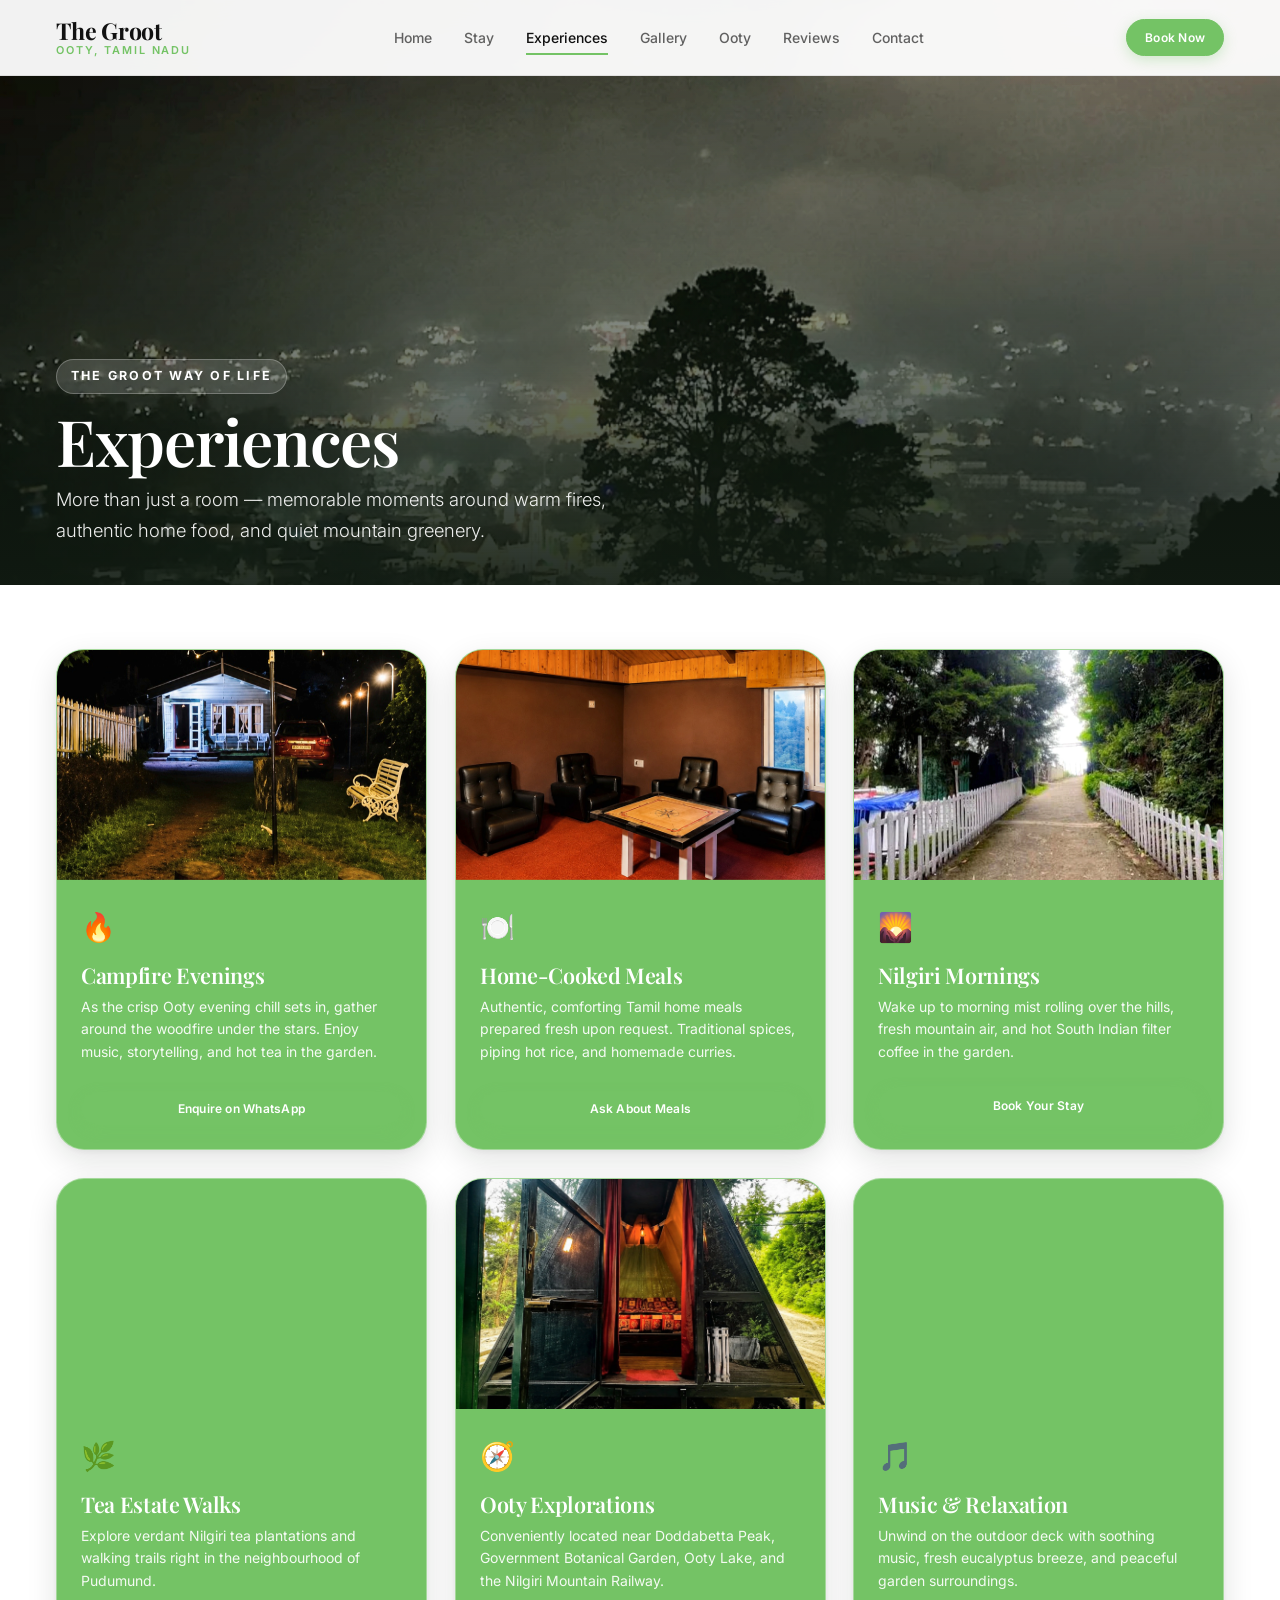
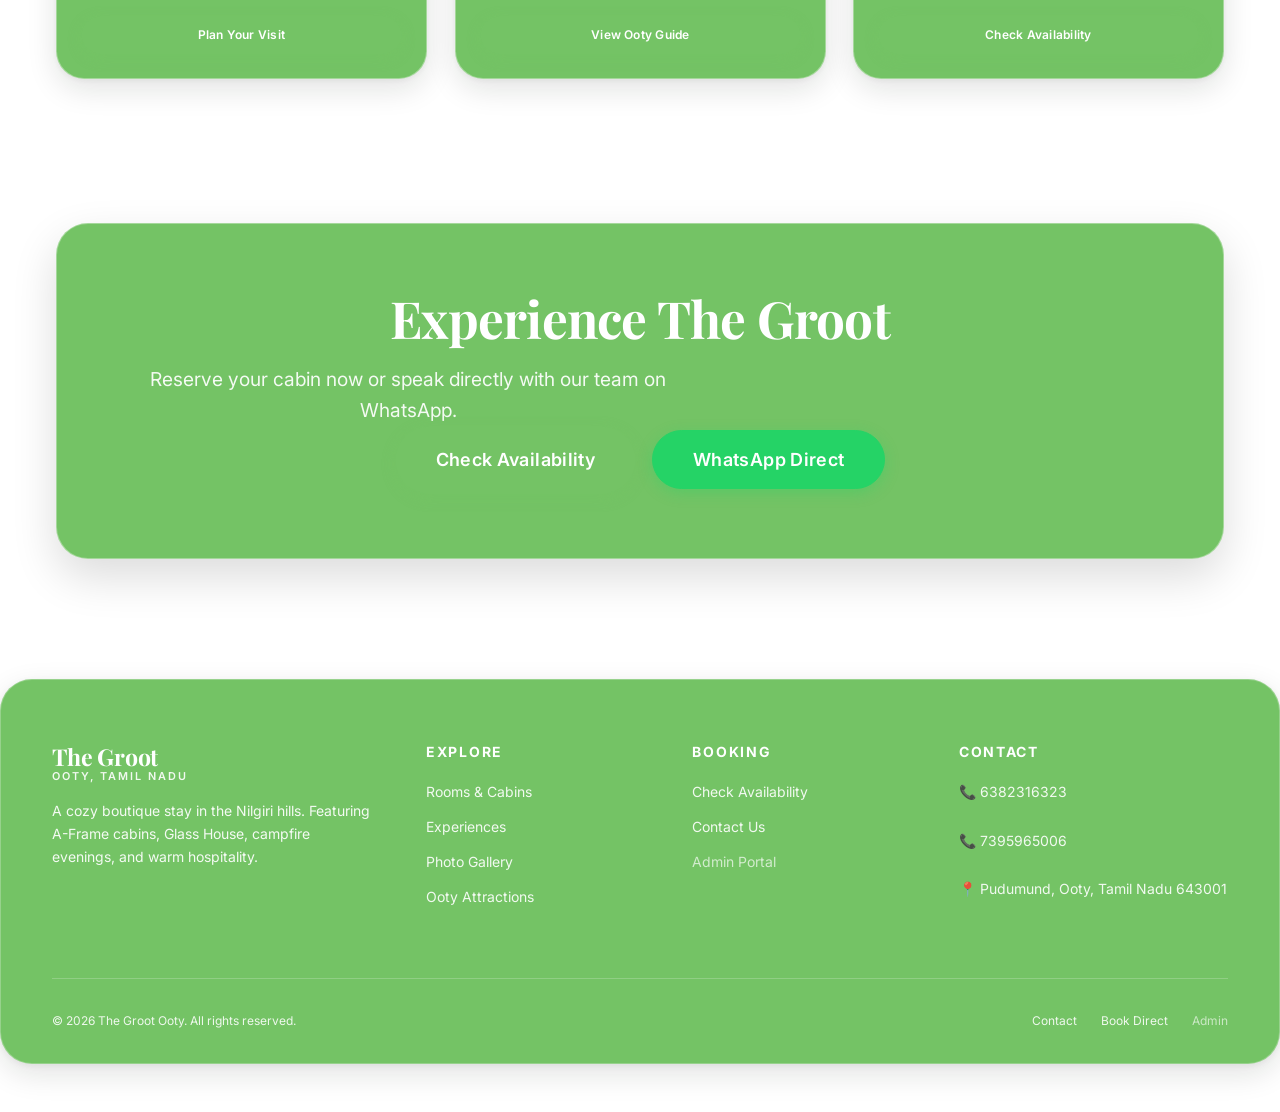
<file: experiences.html>
<!DOCTYPE html>
<html lang="en">
<head>
  <meta charset="UTF-8" />
  <meta name="viewport" content="width=device-width, initial-scale=1.0" />
  <title>Experiences | The Groot Ooty</title>
  <meta name="description" content="Campfire nights under starlit skies, authentic home-cooked meals, morning mist walks, and relaxing Nilgiri moments at The Groot Ooty." />
  <link rel="icon" href="assets/images/IMG-20260821-WA0039_4k.webp" type="image/jpeg" />

  <link rel="preconnect" href="https://fonts.googleapis.com" />
  <link rel="preconnect" href="https://fonts.gstatic.com" crossorigin />

  <link rel="stylesheet" href="css/variables.css?v=3.1" />
  <link rel="stylesheet" href="css/base.css?v=3.1" />
  <link rel="stylesheet" href="css/animations.css?v=3.1" />
  <link rel="stylesheet" href="css/components.css?v=3.1" />
  <link rel="stylesheet" href="css/header.css?v=3.1" />
  <link rel="stylesheet" href="css/sections.css?v=3.1" />
  <link rel="stylesheet" href="css/footer.css?v=3.1" />

  <style>
    .exp-hero {
      position: relative;
      height: 65vh;
      min-height: 440px;
      overflow: hidden;
      display: flex;
      align-items: flex-end;
      background: #FFFFFF;
      padding-top: var(--nav-height);
    }
    .exp-hero img {
      position: absolute;
      inset: 0;
      width: 100%;
      height: 100%;
      object-fit: cover;
      object-position: center;
    }
    .exp-hero-overlay {
      position: absolute;
      inset: 0;
      background: linear-gradient(to top, rgba(17,27,18,0.92) 0%, rgba(17,27,18,0.40) 60%, transparent 100%);
    }
    .exp-hero-content {
      position: relative;
      z-index: 2;
      padding: 2.5rem var(--container-pad);
      max-width: var(--container-max);
      margin: 0 auto;
      width: 100%;
    }
    .exp-grid {
      display: grid;
      grid-template-columns: repeat(3, 1fr);
      gap: 1.75rem;
      align-items: stretch;
      padding: 4rem var(--container-pad) 5rem;
      max-width: var(--container-max);
      margin: 0 auto;
    }
    .exp-card {
      background: var(--card-bg);
      border: 1px solid var(--card-border);
      border-radius: var(--radius-xl);
      overflow: hidden;
      box-shadow: var(--shadow-card);
      display: flex;
      flex-direction: column;
      color: var(--card-text);
      transition: transform var(--dur-base) var(--ease-snappy), box-shadow var(--dur-base) var(--ease-snappy);
    }
    .exp-card:hover {
      transform: translateY(-6px);
      box-shadow: var(--shadow-lg);
    }
    .exp-card-img-wrap {
      width: 100%;
      aspect-ratio: 16/10;
      overflow: hidden;
    }
    .exp-card-img-wrap img {
      width: 100%;
      height: 100%;
      object-fit: cover;
      transition: transform 0.6s var(--ease-snappy);
    }
    .exp-card:hover .exp-card-img-wrap img {
      transform: scale(1.06);
    }
    .exp-card-body {
      padding: 1.5rem;
      display: flex;
      flex-direction: column;
      flex-grow: 1;
    }
    .exp-card-icon {
      font-size: 1.75rem;
      margin-bottom: 0.75rem;
    }
    .exp-card-name {
      font-family: var(--font-display);
      font-size: 1.35rem;
      font-weight: 600;
      color: var(--color-cream);
      margin-bottom: 0.5rem;
    }
    .exp-card-desc {
      font-size: var(--text-sm);
      color: var(--card-text-muted);
      line-height: 1.6;
      margin-bottom: 1.5rem;
      flex-grow: 1;
    }
    @media(max-width:1024px){ .exp-grid{grid-template-columns:1fr 1fr;} }
    @media(max-width:640px){ .exp-grid{grid-template-columns:1fr;} }
  </style>
</head>
<body>

  <!-- Header -->
  <header id="site-header" role="banner">
    <div class="container header-inner">
      <a href="index.html" class="site-logo">
        <span class="logo-name">The Groot</span>
        <span class="logo-location">Ooty, Tamil Nadu</span>
      </a>
      <nav class="desktop-nav">
        <a href="index.html" class="nav-link">Home</a>
        <a href="rooms.html" class="nav-link">Stay</a>
        <a href="experiences.html" class="nav-link active">Experiences</a>
        <a href="gallery.html" class="nav-link">Gallery</a>
        <a href="ooty.html" class="nav-link">Ooty</a>
        <a href="reviews.html" class="nav-link">Reviews</a>
        <a href="contact.html" class="nav-link">Contact</a>
      </nav>
      <div class="header-actions">
        <a href="booking.html" class="btn btn-primary btn-sm">Book Now</a>
        <button class="hamburger" id="hamburger" aria-label="Open menu">
          <span class="hamburger-line"></span>
          <span class="hamburger-line"></span>
          <span class="hamburger-line"></span>
        </button>
      </div>
    </div>
  </header>

  <!-- Mobile Menu Drawer -->
  <div id="mobile-menu" class="mobile-menu" role="dialog">
    <nav class="mobile-menu-nav">
      <a href="index.html" class="mobile-nav-link">Home <span class="arrow">&rarr;</span></a>
      <a href="rooms.html" class="mobile-nav-link">Stay & Rooms <span class="arrow">&rarr;</span></a>
      <a href="experiences.html" class="mobile-nav-link active">Experiences <span class="arrow">&rarr;</span></a>
      <a href="gallery.html" class="mobile-nav-link">Gallery <span class="arrow">&rarr;</span></a>
      <a href="ooty.html" class="mobile-nav-link">Ooty Guide <span class="arrow">&rarr;</span></a>
      <a href="reviews.html" class="mobile-nav-link">Reviews <span class="arrow">&rarr;</span></a>
      <a href="contact.html" class="mobile-nav-link">Contact <span class="arrow">&rarr;</span></a>
    </nav>
    <div class="mobile-menu-actions">
      <a href="booking.html" class="btn btn-primary btn-block">Check Availability</a>
      <button onclick="quickWhatsApp()" class="btn btn-whatsapp btn-block">WhatsApp Direct</button>
    </div>
  </div>

  <!-- Hero Section -->
  <div class="exp-hero">
    <img src="assets/images/1000032841_professional_4k.webp" alt="Campfire experience at The Groot Ooty" fetchpriority="high" />
    <div class="exp-hero-overlay"></div>
    <div class="exp-hero-content">
      <span class="section-overline on-dark">The Groot Way of Life</span>
      <h1 class="display-lg" style="color:var(--color-cream); margin-bottom: 0.5rem;">Experiences</h1>
      <p style="font-size:1.15rem;color:var(--card-text-muted);font-weight:300;max-width:560px;line-height:1.65;">
        More than just a room — memorable moments around warm fires, authentic home food, and quiet mountain greenery.
      </p>
    </div>
  </div>

  <!-- Experiences Grid -->
  <div class="exp-grid">
    <!-- 1. Campfire -->
    <div class="exp-card" data-reveal="card">
      <div class="exp-card-img-wrap">
        <img src="assets/images/IMG-20260821-WA0036_4k.webp" alt="Campfire nights at The Groot" loading="lazy" decoding="async" />
      </div>
      <div class="exp-card-body">
        <span class="exp-card-icon">🔥</span>
        <h2 class="exp-card-name">Campfire Evenings</h2>
        <p class="exp-card-desc">As the crisp Ooty evening chill sets in, gather around the woodfire under the stars. Enjoy music, storytelling, and hot tea in the garden.</p>
        <button onclick="campfireWhatsApp()" class="btn btn-primary btn-sm">Enquire on WhatsApp</button>
      </div>
    </div>

    <!-- 2. Home Food -->
    <div class="exp-card" data-reveal="card" data-delay="100">
      <div class="exp-card-img-wrap">
        <img src="assets/images/IMG-20260821-WA0041_4k.webp" alt="Home-cooked South Indian food at The Groot" loading="lazy" decoding="async" />
      </div>
      <div class="exp-card-body">
        <span class="exp-card-icon">🍽️</span>
        <h2 class="exp-card-name">Home-Cooked Meals</h2>
        <p class="exp-card-desc">Authentic, comforting Tamil home meals prepared fresh upon request. Traditional spices, piping hot rice, and homemade curries.</p>
        <button onclick="foodWhatsApp()" class="btn btn-primary btn-sm">Ask About Meals</button>
      </div>
    </div>

    <!-- 3. Nilgiri Mornings -->
    <div class="exp-card" data-reveal="card" data-delay="150">
      <div class="exp-card-img-wrap">
        <img src="assets/images/1000032835_professional_4k.webp" alt="Misty Nilgiri morning at The Groot" loading="lazy" decoding="async" />
      </div>
      <div class="exp-card-body">
        <span class="exp-card-icon">🌄</span>
        <h2 class="exp-card-name">Nilgiri Mornings</h2>
        <p class="exp-card-desc">Wake up to morning mist rolling over the hills, fresh mountain air, and hot South Indian filter coffee in the garden.</p>
        <a href="booking.html" class="btn btn-primary btn-sm">Book Your Stay</a>
      </div>
    </div>

    <!-- 4. Tea Walks -->
    <div class="exp-card" data-reveal="card" data-delay="200">
      <div class="exp-card-img-wrap">
        <img src="assets/images/1000032840_professional_4k.webp" alt="Tea estate nature walks in Ooty" loading="lazy" decoding="async" />
      </div>
      <div class="exp-card-body">
        <span class="exp-card-icon">🌿</span>
        <h2 class="exp-card-name">Tea Estate Walks</h2>
        <p class="exp-card-desc">Explore verdant Nilgiri tea plantations and walking trails right in the neighbourhood of Pudumund.</p>
        <a href="booking.html" class="btn btn-primary btn-sm">Plan Your Visit</a>
      </div>
    </div>

    <!-- 5. Ooty Sightseeing Base -->
    <div class="exp-card" data-reveal="card" data-delay="250">
      <div class="exp-card-img-wrap">
        <img src="assets/images/IMG-20260821-WA0039_4k.webp" alt="Scenic viewpoints in Ooty" loading="lazy" decoding="async" />
      </div>
      <div class="exp-card-body">
        <span class="exp-card-icon">🧭</span>
        <h2 class="exp-card-name">Ooty Explorations</h2>
        <p class="exp-card-desc">Conveniently located near Doddabetta Peak, Government Botanical Garden, Ooty Lake, and the Nilgiri Mountain Railway.</p>
        <a href="ooty.html" class="btn btn-primary btn-sm">View Ooty Guide</a>
      </div>
    </div>

    <!-- 6. Garden & Music Relaxation -->
    <div class="exp-card" data-reveal="card" data-delay="300">
      <div class="exp-card-img-wrap">
        <img src="assets/images/1000032834_professional_4k.webp" alt="Gardens at The Groot Ooty" loading="lazy" decoding="async" />
      </div>
      <div class="exp-card-body">
        <span class="exp-card-icon">🎵</span>
        <h2 class="exp-card-name">Music & Relaxation</h2>
        <p class="exp-card-desc">Unwind on the outdoor deck with soothing music, fresh eucalyptus breeze, and peaceful garden surroundings.</p>
        <a href="booking.html" class="btn btn-primary btn-sm">Check Availability</a>
      </div>
    </div>
  </div>

  <!-- Bottom CTA -->
  <section class="cta-section">
    <div class="container">
      <div class="cta-box" data-reveal="scale">
        <h2 class="cta-title">Experience The Groot</h2>
        <p class="cta-subtitle">Reserve your cabin now or speak directly with our team on WhatsApp.</p>
        <div class="cta-actions">
          <a href="booking.html" class="btn btn-primary btn-xl">Check Availability</a>
          <button onclick="quickWhatsApp()" class="btn btn-whatsapp btn-xl">WhatsApp Direct</button>
        </div>
      </div>
    </div>
  </section>

  <!-- Footer -->
  <footer id="site-footer" role="contentinfo">
    <div class="container">
      <div class="footer-grid">
        <div class="footer-brand">
          <a href="index.html" class="site-logo">
            <span class="logo-name">The Groot</span>
            <span class="logo-location">Ooty, Tamil Nadu</span>
          </a>
          <p class="footer-brand-desc">A cozy boutique stay in the Nilgiri hills. Featuring A-Frame cabins, Glass House, campfire evenings, and warm hospitality.</p>
        </div>
        <div>
          <h4 class="footer-title">Explore</h4>
          <nav class="footer-nav">
            <a href="index.html#rooms" class="footer-link">Rooms & Cabins</a>
            <a href="experiences.html" class="footer-link">Experiences</a>
            <a href="gallery.html" class="footer-link">Photo Gallery</a>
            <a href="ooty.html" class="footer-link">Ooty Attractions</a>
          </nav>
        </div>
        <div>
          <h4 class="footer-title">Booking</h4>
          <nav class="footer-nav">
            <a href="booking.html" class="footer-link">Check Availability</a>
            <a href="contact.html" class="footer-link">Contact Us</a>
            <a href="admin.html" class="footer-link" style="opacity:0.75;">Admin Portal</a>
          </nav>
        </div>
        <div>
          <h4 class="footer-title">Contact</h4>
          <div class="footer-nav">
            <a href="tel:6382316323" class="footer-contact-item" data-phone="1">📞 6382316323</a>
            <a href="tel:7395965006" class="footer-contact-item" data-phone="2">📞 7395965006</a>
            <div class="footer-contact-item">📍 Pudumund, Ooty, Tamil Nadu 643001</div>
          </div>
        </div>
      </div>
      <div class="footer-bottom">
        <p>&copy; 2026 The Groot Ooty. All rights reserved.</p>
        <div class="footer-bottom-links">
          <a href="contact.html" class="footer-bottom-link">Contact</a>
          <a href="booking.html" class="footer-bottom-link">Book Direct</a>
          <a href="admin.html" class="footer-bottom-link" style="opacity:0.7;">Admin</a>
        </div>
      </div>
    </div>
  </footer>

  <script src="js/store.js"></script>
  <script src="js/config.js"></script>
  <script src="js/whatsapp.js"></script>
  <script src="js/main.js"></script>
</body>
</html>
</file>
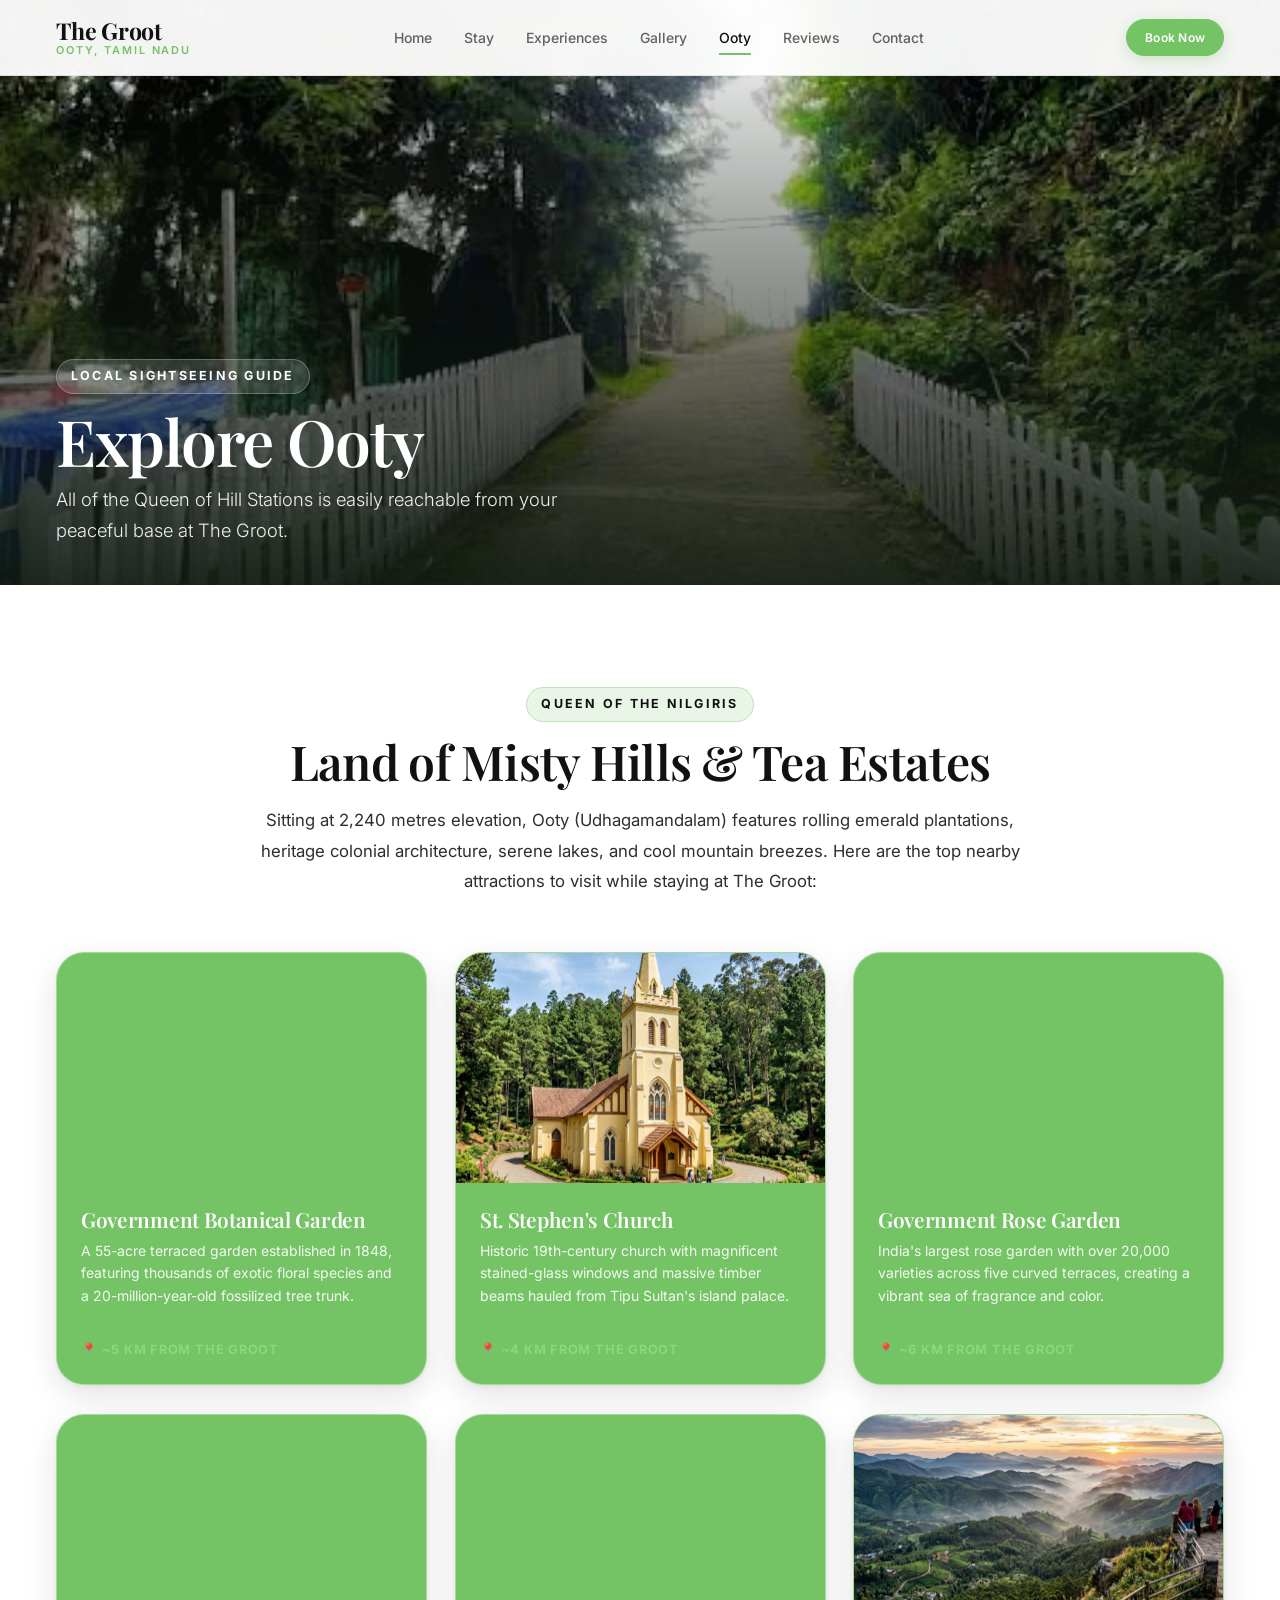
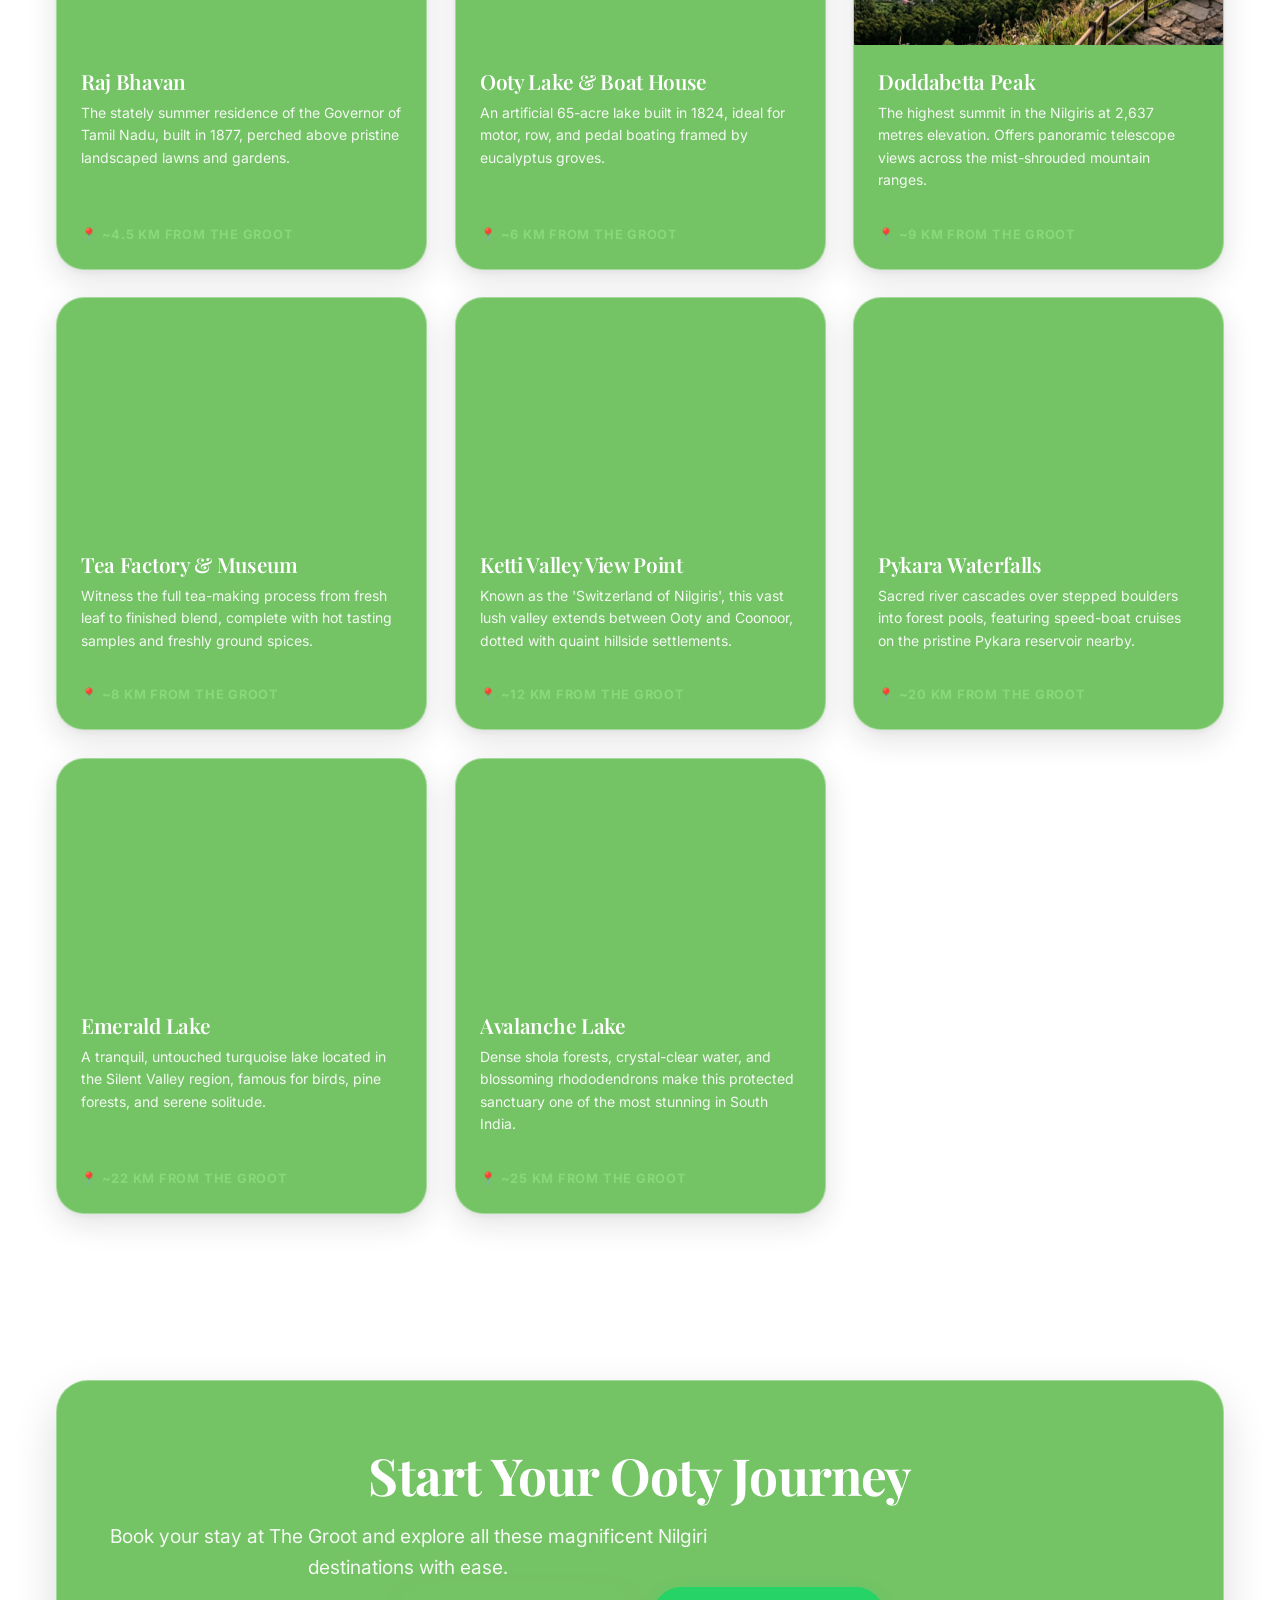
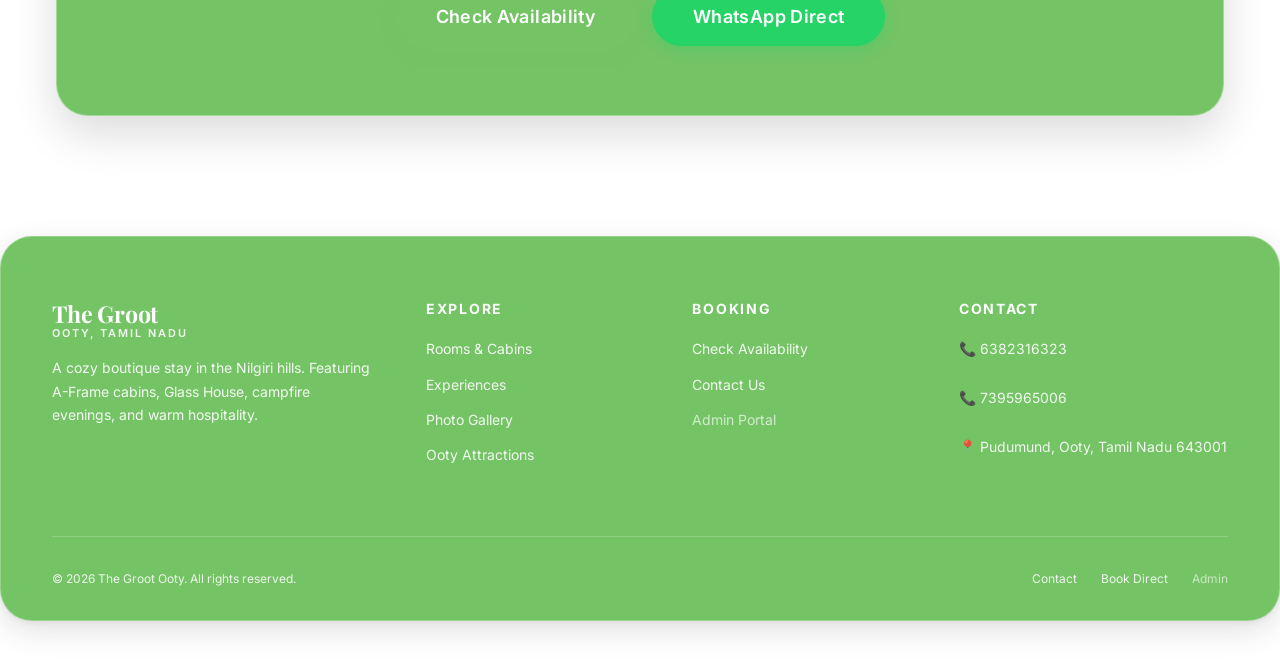
<file: ooty.html>
<!DOCTYPE html>
<html lang="en">
<head>
  <meta charset="UTF-8" />
  <meta name="viewport" content="width=device-width, initial-scale=1.0" />
  <title>Explore Ooty | The Groot Ooty</title>
  <meta name="description" content="Discover the best of Ooty from The Groot — Botanical Garden, Ooty Lake, Doddabetta, Pykara, tea plantations and more. Complete local guide." />
  <link rel="icon" href="assets/images/IMG-20260821-WA0039_4k.webp" type="image/jpeg" />

  <link rel="preconnect" href="https://fonts.googleapis.com" />
  <link rel="preconnect" href="https://fonts.gstatic.com" crossorigin />

  <link rel="stylesheet" href="css/variables.css?v=3.1" />
  <link rel="stylesheet" href="css/base.css?v=3.1" />
  <link rel="stylesheet" href="css/animations.css?v=3.1" />
  <link rel="stylesheet" href="css/components.css?v=3.1" />
  <link rel="stylesheet" href="css/header.css?v=3.1" />
  <link rel="stylesheet" href="css/sections.css?v=3.1" />
  <link rel="stylesheet" href="css/footer.css?v=3.1" />

  <style>
    .ooty-hero {
      position: relative;
      height: 65vh;
      min-height: 440px;
      overflow: hidden;
      display: flex;
      align-items: flex-end;
      background: #FFFFFF;
      padding-top: var(--nav-height);
    }
    .ooty-hero img {
      position: absolute;
      inset: 0;
      width: 100%;
      height: 100%;
      object-fit: cover;
      object-position: center;
    }
    .ooty-hero-overlay {
      position: absolute;
      inset: 0;
      background: linear-gradient(to top, rgba(17,27,18,0.92) 0%, rgba(17,27,18,0.40) 60%, transparent 100%);
    }
    .ooty-hero-content {
      position: relative;
      z-index: 2;
      padding: 2.5rem var(--container-pad);
      max-width: var(--container-max);
      margin: 0 auto;
      width: 100%;
    }
    .ooty-intro {
      text-align: center;
      max-width: 760px;
      margin: 0 auto 3.5rem;
    }
    .ooty-grid-full {
      display: grid;
      grid-template-columns: repeat(3, 1fr);
      gap: 1.75rem;
    }
    .ooty-card-full {
      background: var(--card-bg);
      border: 1px solid var(--card-border);
      border-radius: var(--radius-xl);
      overflow: hidden;
      box-shadow: var(--shadow-card);
      display: flex;
      flex-direction: column;
      color: var(--card-text);
      transition: transform var(--dur-base) var(--ease-snappy), box-shadow var(--dur-base) var(--ease-snappy);
    }
    .ooty-card-full:hover {
      transform: translateY(-6px);
      box-shadow: var(--shadow-lg);
    }
    .ooty-card-img-wrap {
      width: 100%;
      aspect-ratio: 16/10;
      overflow: hidden;
    }
    .ooty-card-img-wrap img {
      width: 100%;
      height: 100%;
      object-fit: cover;
      transition: transform 0.6s var(--ease-snappy);
    }
    .ooty-card-full:hover .ooty-card-img-wrap img {
      transform: scale(1.06);
    }
    .ooty-card-body-full {
      padding: 1.5rem;
      display: flex;
      flex-direction: column;
      flex-grow: 1;
    }
    .ooty-card-title-full {
      font-family: var(--font-display);
      font-size: 1.3rem;
      font-weight: 600;
      color: var(--color-cream);
      margin-bottom: 0.5rem;
    }
    .ooty-card-desc-full {
      font-size: var(--text-sm);
      color: var(--card-text-muted);
      line-height: 1.6;
      margin-bottom: 1.25rem;
      flex-grow: 1;
    }
    .ooty-card-dist {
      display: inline-flex;
      align-items: center;
      gap: 6px;
      font-size: 0.8rem;
      font-weight: 700;
      color: #89D97B;
      text-transform: uppercase;
      letter-spacing: 0.06em;
    }
    @media(max-width:1024px){ .ooty-grid-full{grid-template-columns:repeat(2, 1fr);} }
    @media(max-width:640px){ .ooty-grid-full{grid-template-columns:1fr;} }
  </style>
</head>
<body>

  <!-- Header -->
  <header id="site-header" role="banner">
    <div class="container header-inner">
      <a href="index.html" class="site-logo">
        <span class="logo-name">The Groot</span>
        <span class="logo-location">Ooty, Tamil Nadu</span>
      </a>
      <nav class="desktop-nav">
        <a href="index.html" class="nav-link">Home</a>
        <a href="rooms.html" class="nav-link">Stay</a>
        <a href="experiences.html" class="nav-link">Experiences</a>
        <a href="gallery.html" class="nav-link">Gallery</a>
        <a href="ooty.html" class="nav-link active">Ooty</a>
        <a href="reviews.html" class="nav-link">Reviews</a>
        <a href="contact.html" class="nav-link">Contact</a>
      </nav>
      <div class="header-actions">
        <a href="booking.html" class="btn btn-primary btn-sm">Book Now</a>
        <button class="hamburger" id="hamburger" aria-label="Open menu">
          <span class="hamburger-line"></span>
          <span class="hamburger-line"></span>
          <span class="hamburger-line"></span>
        </button>
      </div>
    </div>
  </header>

  <!-- Mobile Menu Drawer -->
  <div id="mobile-menu" class="mobile-menu" role="dialog">
    <nav class="mobile-menu-nav">
      <a href="index.html" class="mobile-nav-link">Home <span class="arrow">&rarr;</span></a>
      <a href="rooms.html" class="mobile-nav-link">Stay & Rooms <span class="arrow">&rarr;</span></a>
      <a href="experiences.html" class="mobile-nav-link">Experiences <span class="arrow">&rarr;</span></a>
      <a href="gallery.html" class="mobile-nav-link">Gallery <span class="arrow">&rarr;</span></a>
      <a href="ooty.html" class="mobile-nav-link active">Ooty Guide <span class="arrow">&rarr;</span></a>
      <a href="reviews.html" class="mobile-nav-link">Reviews <span class="arrow">&rarr;</span></a>
      <a href="contact.html" class="mobile-nav-link">Contact <span class="arrow">&rarr;</span></a>
    </nav>
    <div class="mobile-menu-actions">
      <a href="booking.html" class="btn btn-primary btn-block">Check Availability</a>
      <button onclick="quickWhatsApp()" class="btn btn-whatsapp btn-block">WhatsApp Direct</button>
    </div>
  </div>

  <!-- Hero -->
  <div class="ooty-hero">
    <img src="assets/images/1000032835_professional_4k.webp" alt="Ooty morning mist over Nilgiri hills" fetchpriority="high" />
    <div class="ooty-hero-overlay"></div>
    <div class="ooty-hero-content">
      <span class="section-overline on-dark">Local Sightseeing Guide</span>
      <h1 class="display-lg" style="color:var(--color-cream); margin-bottom: 0.5rem;">Explore Ooty</h1>
      <p style="font-size:1.15rem;color:var(--card-text-muted);font-weight:300;max-width:560px;line-height:1.65;">
        All of the Queen of Hill Stations is easily reachable from your peaceful base at The Groot.
      </p>
    </div>
  </div>

  <!-- Content Section -->
  <section class="section-pad">
    <div class="container">
      <div class="ooty-intro" data-reveal="fade-up">
        <span class="section-overline">Queen of the Nilgiris</span>
        <h2 class="display-md" style="color:var(--text-primary); margin-bottom: 1rem;">
          Land of Misty Hills & Tea Estates
        </h2>
        <p style="font-size: 1.05rem; color: var(--text-secondary); line-height: 1.8;">
          Sitting at 2,240 metres elevation, Ooty (Udhagamandalam) features rolling emerald plantations, heritage colonial architecture, serene lakes, and cool mountain breezes. Here are the top nearby attractions to visit while staying at The Groot:
        </p>
      </div>

      <!-- Attractions Grid (11 places) -->
      <div class="ooty-grid-full">
        <!-- 1. Botanical Garden -->
        <div class="ooty-card-full" data-reveal="card">
          <div class="ooty-card-img-wrap">
            <img src="assets/images/botanical_garden_4k.webp" alt="Government Botanical Garden Ooty" loading="lazy" decoding="async" />
          </div>
          <div class="ooty-card-body-full">
            <h3 class="ooty-card-title-full">Government Botanical Garden</h3>
            <p class="ooty-card-desc-full">A 55-acre terraced garden established in 1848, featuring thousands of exotic floral species and a 20-million-year-old fossilized tree trunk.</p>
            <div class="ooty-card-dist">📍 ~5 km from The Groot</div>
          </div>
        </div>

        <!-- 2. St. Stephen's Church -->
        <div class="ooty-card-full" data-reveal="card" data-delay="50">
          <div class="ooty-card-img-wrap">
            <img src="assets/images/st_stephens_church_4k.webp" alt="St. Stephen's Church Ooty" loading="lazy" decoding="async" />
          </div>
          <div class="ooty-card-body-full">
            <h3 class="ooty-card-title-full">St. Stephen's Church</h3>
            <p class="ooty-card-desc-full">Historic 19th-century church with magnificent stained-glass windows and massive timber beams hauled from Tipu Sultan's island palace.</p>
            <div class="ooty-card-dist">📍 ~4 km from The Groot</div>
          </div>
        </div>

        <!-- 3. Rose Garden -->
        <div class="ooty-card-full" data-reveal="card" data-delay="100">
          <div class="ooty-card-img-wrap">
            <img src="assets/images/rose_garden_4k.webp" alt="Government Rose Garden Ooty" loading="lazy" decoding="async" />
          </div>
          <div class="ooty-card-body-full">
            <h3 class="ooty-card-title-full">Government Rose Garden</h3>
            <p class="ooty-card-desc-full">India's largest rose garden with over 20,000 varieties across five curved terraces, creating a vibrant sea of fragrance and color.</p>
            <div class="ooty-card-dist">📍 ~6 km from The Groot</div>
          </div>
        </div>

        <!-- 4. Raj Bhavan -->
        <div class="ooty-card-full" data-reveal="card" data-delay="150">
          <div class="ooty-card-img-wrap">
            <img src="assets/images/raj_bhavan_4k.webp" alt="Raj Bhavan Ooty" loading="lazy" decoding="async" />
          </div>
          <div class="ooty-card-body-full">
            <h3 class="ooty-card-title-full">Raj Bhavan</h3>
            <p class="ooty-card-desc-full">The stately summer residence of the Governor of Tamil Nadu, built in 1877, perched above pristine landscaped lawns and gardens.</p>
            <div class="ooty-card-dist">📍 ~4.5 km from The Groot</div>
          </div>
        </div>

        <!-- 5. Ooty Lake -->
        <div class="ooty-card-full" data-reveal="card" data-delay="200">
          <div class="ooty-card-img-wrap">
            <img src="assets/images/ooty_lake_boat_house_4k.webp" alt="Ooty Lake and Boat House" loading="lazy" decoding="async" />
          </div>
          <div class="ooty-card-body-full">
            <h3 class="ooty-card-title-full">Ooty Lake & Boat House</h3>
            <p class="ooty-card-desc-full">An artificial 65-acre lake built in 1824, ideal for motor, row, and pedal boating framed by eucalyptus groves.</p>
            <div class="ooty-card-dist">📍 ~6 km from The Groot</div>
          </div>
        </div>

        <!-- 6. Doddabetta Peak -->
        <div class="ooty-card-full" data-reveal="card" data-delay="250">
          <div class="ooty-card-img-wrap">
            <img src="assets/images/doddabetta_peak_4k.webp" alt="Doddabetta Peak Viewpoint" loading="lazy" decoding="async" />
          </div>
          <div class="ooty-card-body-full">
            <h3 class="ooty-card-title-full">Doddabetta Peak</h3>
            <p class="ooty-card-desc-full">The highest summit in the Nilgiris at 2,637 metres elevation. Offers panoramic telescope views across the mist-shrouded mountain ranges.</p>
            <div class="ooty-card-dist">📍 ~9 km from The Groot</div>
          </div>
        </div>

        <!-- 7. Tea Factory & Museum -->
        <div class="ooty-card-full" data-reveal="card" data-delay="300">
          <div class="ooty-card-img-wrap">
            <img src="assets/images/tea_factory_4k.webp" alt="Tea Factory & Tea Museum Ooty" loading="lazy" decoding="async" />
          </div>
          <div class="ooty-card-body-full">
            <h3 class="ooty-card-title-full">Tea Factory & Museum</h3>
            <p class="ooty-card-desc-full">Witness the full tea-making process from fresh leaf to finished blend, complete with hot tasting samples and freshly ground spices.</p>
            <div class="ooty-card-dist">📍 ~8 km from The Groot</div>
          </div>
        </div>

        <!-- 8. Ketti Valley -->
        <div class="ooty-card-full" data-reveal="card" data-delay="350">
          <div class="ooty-card-img-wrap">
            <img src="assets/images/ketti_valley_4k.webp" alt="Ketti Valley View Point" loading="lazy" decoding="async" />
          </div>
          <div class="ooty-card-body-full">
            <h3 class="ooty-card-title-full">Ketti Valley View Point</h3>
            <p class="ooty-card-desc-full">Known as the 'Switzerland of Nilgiris', this vast lush valley extends between Ooty and Coonoor, dotted with quaint hillside settlements.</p>
            <div class="ooty-card-dist">📍 ~12 km from The Groot</div>
          </div>
        </div>

        <!-- 9. Pykara Waterfalls -->
        <div class="ooty-card-full" data-reveal="card" data-delay="400">
          <div class="ooty-card-img-wrap">
            <img src="assets/images/pykara_waterfalls_4k.webp" alt="Pykara Waterfalls" loading="lazy" decoding="async" />
          </div>
          <div class="ooty-card-body-full">
            <h3 class="ooty-card-title-full">Pykara Waterfalls</h3>
            <p class="ooty-card-desc-full">Sacred river cascades over stepped boulders into forest pools, featuring speed-boat cruises on the pristine Pykara reservoir nearby.</p>
            <div class="ooty-card-dist">📍 ~20 km from The Groot</div>
          </div>
        </div>

        <!-- 10. Emerald Lake -->
        <div class="ooty-card-full" data-reveal="card" data-delay="450">
          <div class="ooty-card-img-wrap">
            <img src="assets/images/emerald_lake_4k.webp" alt="Emerald Lake Ooty" loading="lazy" decoding="async" />
          </div>
          <div class="ooty-card-body-full">
            <h3 class="ooty-card-title-full">Emerald Lake</h3>
            <p class="ooty-card-desc-full">A tranquil, untouched turquoise lake located in the Silent Valley region, famous for birds, pine forests, and serene solitude.</p>
            <div class="ooty-card-dist">📍 ~22 km from The Groot</div>
          </div>
        </div>

        <!-- 11. Avalanche Lake -->
        <div class="ooty-card-full" data-reveal="card" data-delay="500">
          <div class="ooty-card-img-wrap">
            <img src="assets/images/avalanche_lake_4k.webp" alt="Avalanche Lake Ooty" loading="lazy" decoding="async" />
          </div>
          <div class="ooty-card-body-full">
            <h3 class="ooty-card-title-full">Avalanche Lake</h3>
            <p class="ooty-card-desc-full">Dense shola forests, crystal-clear water, and blossoming rhododendrons make this protected sanctuary one of the most stunning in South India.</p>
            <div class="ooty-card-dist">📍 ~25 km from The Groot</div>
          </div>
        </div>
      </div>
    </div>
  </section>

  <!-- Bottom CTA -->
  <section class="cta-section">
    <div class="container">
      <div class="cta-box" data-reveal="scale">
        <h2 class="cta-title">Start Your Ooty Journey</h2>
        <p class="cta-subtitle">Book your stay at The Groot and explore all these magnificent Nilgiri destinations with ease.</p>
        <div class="cta-actions">
          <a href="booking.html" class="btn btn-primary btn-xl">Check Availability</a>
          <button onclick="quickWhatsApp()" class="btn btn-whatsapp btn-xl">WhatsApp Direct</button>
        </div>
      </div>
    </div>
  </section>

  <!-- Footer -->
  <footer id="site-footer" role="contentinfo">
    <div class="container">
      <div class="footer-grid">
        <div class="footer-brand">
          <a href="index.html" class="site-logo">
            <span class="logo-name">The Groot</span>
            <span class="logo-location">Ooty, Tamil Nadu</span>
          </a>
          <p class="footer-brand-desc">A cozy boutique stay in the Nilgiri hills. Featuring A-Frame cabins, Glass House, campfire evenings, and warm hospitality.</p>
        </div>
        <div>
          <h4 class="footer-title">Explore</h4>
          <nav class="footer-nav">
            <a href="index.html#rooms" class="footer-link">Rooms & Cabins</a>
            <a href="experiences.html" class="footer-link">Experiences</a>
            <a href="gallery.html" class="footer-link">Photo Gallery</a>
            <a href="ooty.html" class="footer-link">Ooty Attractions</a>
          </nav>
        </div>
        <div>
          <h4 class="footer-title">Booking</h4>
          <nav class="footer-nav">
            <a href="booking.html" class="footer-link">Check Availability</a>
            <a href="contact.html" class="footer-link">Contact Us</a>
            <a href="admin.html" class="footer-link" style="opacity:0.75;">Admin Portal</a>
          </nav>
        </div>
        <div>
          <h4 class="footer-title">Contact</h4>
          <div class="footer-nav">
            <a href="tel:6382316323" class="footer-contact-item" data-phone="1">📞 6382316323</a>
            <a href="tel:7395965006" class="footer-contact-item" data-phone="2">📞 7395965006</a>
            <div class="footer-contact-item">📍 Pudumund, Ooty, Tamil Nadu 643001</div>
          </div>
        </div>
      </div>
      <div class="footer-bottom">
        <p>&copy; 2026 The Groot Ooty. All rights reserved.</p>
        <div class="footer-bottom-links">
          <a href="contact.html" class="footer-bottom-link">Contact</a>
          <a href="booking.html" class="footer-bottom-link">Book Direct</a>
          <a href="admin.html" class="footer-bottom-link" style="opacity:0.7;">Admin</a>
        </div>
      </div>
    </div>
  </footer>

  <script src="js/store.js"></script>
  <script src="js/config.js"></script>
  <script src="js/whatsapp.js"></script>
  <script src="js/main.js"></script>
</body>
</html>
</file>
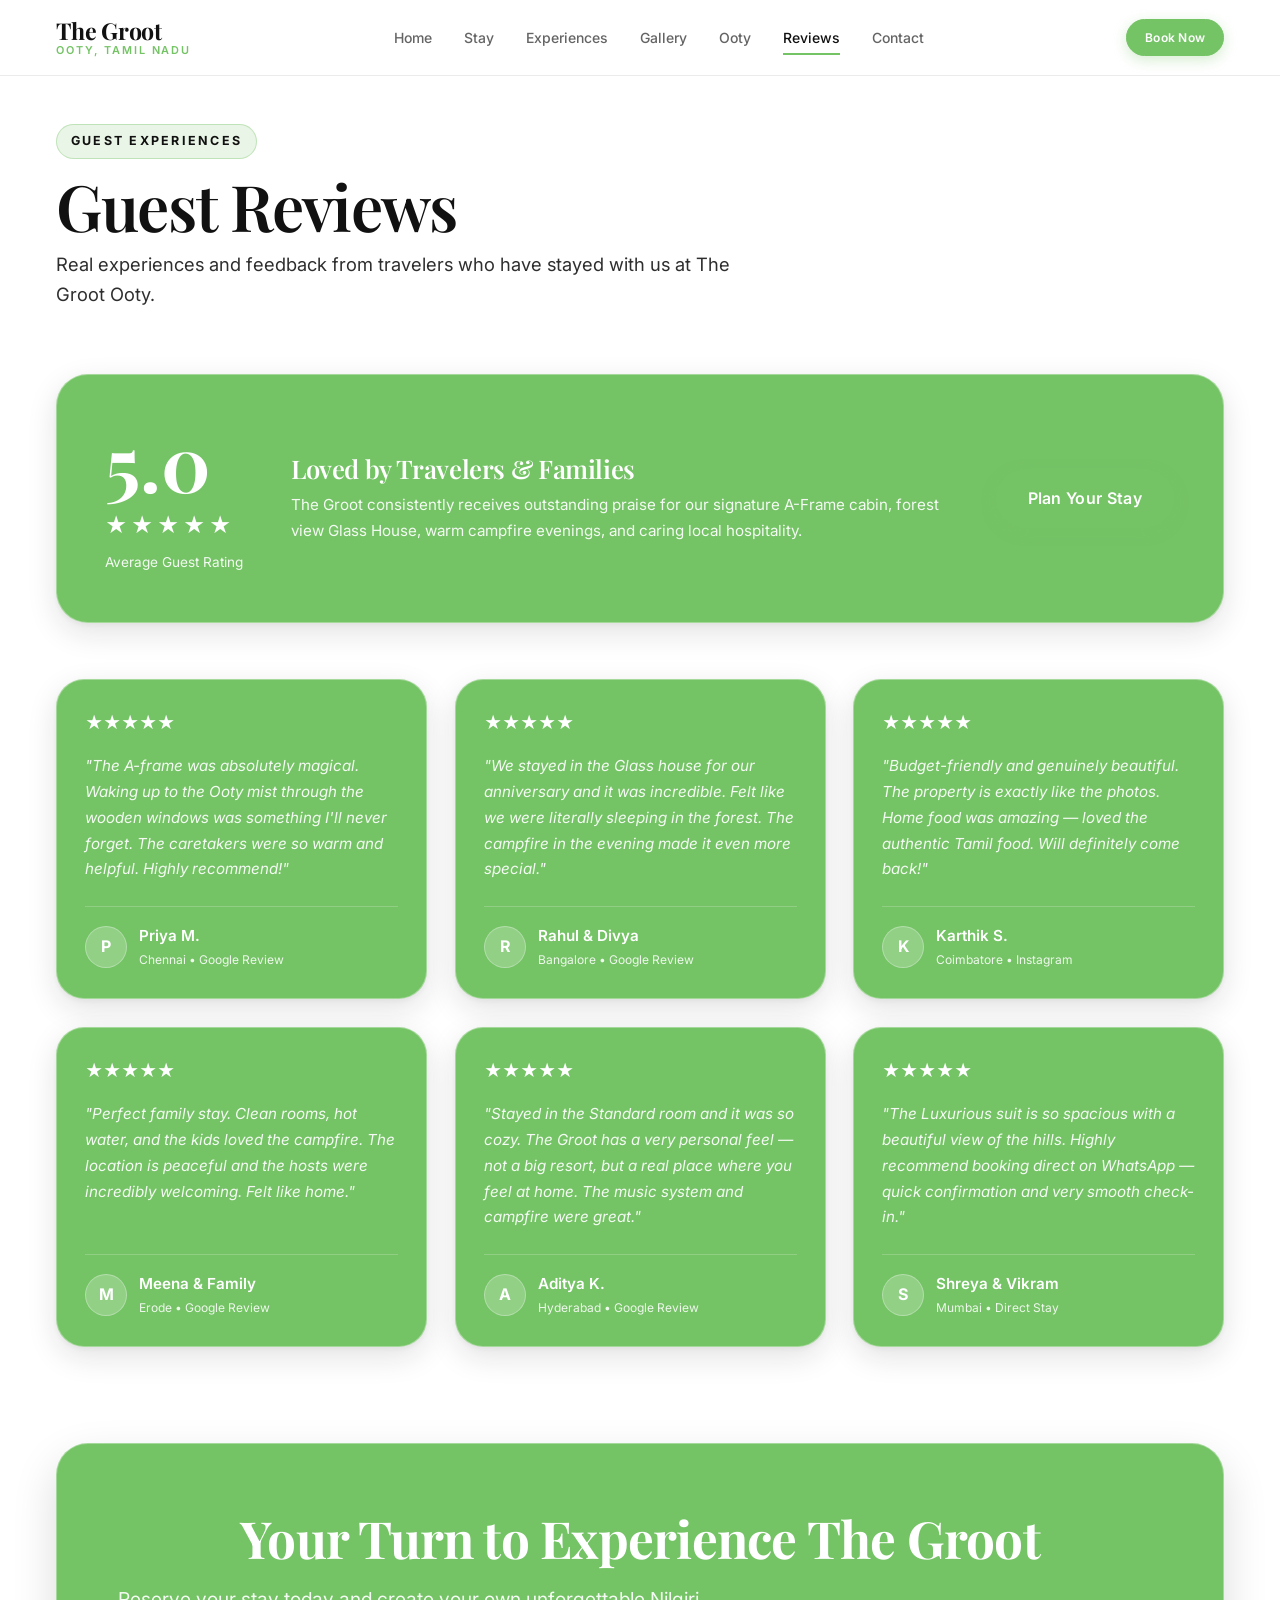
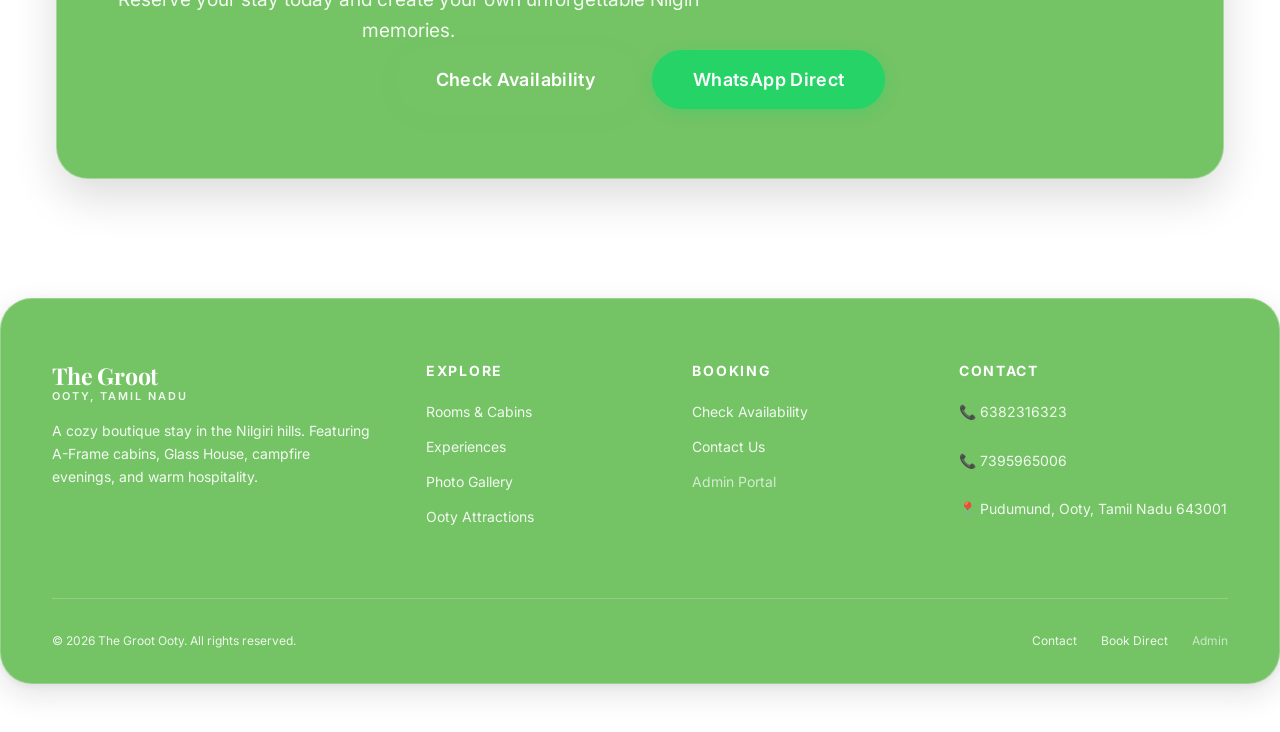
<file: reviews.html>
<!DOCTYPE html>
<html lang="en">
<head>
  <meta charset="UTF-8" />
  <meta name="viewport" content="width=device-width, initial-scale=1.0" />
  <title>Guest Reviews | The Groot Ooty</title>
  <meta name="description" content="Read authentic guest reviews and testimonials about stays, campfires, and hospitality at The Groot Ooty." />
  <link rel="icon" href="assets/images/IMG-20260821-WA0039_4k.webp" type="image/jpeg" />

  <link rel="preconnect" href="https://fonts.googleapis.com" />
  <link rel="preconnect" href="https://fonts.gstatic.com" crossorigin />

  <link rel="stylesheet" href="css/variables.css?v=3.1" />
  <link rel="stylesheet" href="css/base.css?v=3.1" />
  <link rel="stylesheet" href="css/animations.css?v=3.1" />
  <link rel="stylesheet" href="css/components.css?v=3.1" />
  <link rel="stylesheet" href="css/header.css?v=3.1" />
  <link rel="stylesheet" href="css/sections.css?v=3.1" />
  <link rel="stylesheet" href="css/footer.css?v=3.1" />

  <style>
    .reviews-page-hero {
      padding-top: calc(var(--nav-height) + 3rem);
      padding-bottom: 2rem;
      background: #FFFFFF;
    }
    .review-rating-banner {
      background: var(--card-bg);
      border: 1px solid var(--card-border);
      border-radius: var(--radius-2xl);
      padding: clamp(1.75rem, 4vw, 3rem);
      display: flex;
      align-items: center;
      gap: 3rem;
      flex-wrap: wrap;
      margin-bottom: 3.5rem;
      box-shadow: var(--shadow-card);
      color: #FFFFFF;
    }
    .rating-big {
      font-family: var(--font-display);
      font-size: clamp(3.5rem, 6vw, 5rem);
      font-weight: 700;
      color: #FFFFFF;
      line-height: 1;
    }
    .rating-stars-big {
      display: flex;
      gap: 4px;
      color: #FFFFFF;
      font-size: 1.35rem;
      margin-top: 0.5rem;
    }
    .reviews-grid-full {
      display: grid;
      grid-template-columns: repeat(3, 1fr);
      gap: 1.75rem;
    }
    .review-card-full {
      background: var(--card-bg);
      border: 1px solid var(--card-border);
      border-radius: var(--radius-xl);
      padding: 1.75rem;
      display: flex;
      flex-direction: column;
      color: #FFFFFF;
      box-shadow: var(--shadow-card);
      transition: transform var(--dur-base) var(--ease-snappy), box-shadow var(--dur-base) var(--ease-snappy);
    }
    .review-card-full:hover {
      transform: translateY(-6px);
      box-shadow: var(--shadow-lg);
    }
    .review-stars {
      display: flex;
      gap: 4px;
      color: #FFFFFF;
      font-size: 1.1rem;
      margin-bottom: 1rem;
    }
    .review-quote {
      font-size: 0.95rem;
      line-height: 1.7;
      color: rgba(255, 255, 255, 0.92);
      font-style: italic;
      flex-grow: 1;
      margin-bottom: 1.5rem;
    }
    .review-author {
      display: flex;
      align-items: center;
      gap: 12px;
      padding-top: 1rem;
      border-top: 1px solid rgba(255, 255, 255, 0.20);
    }
    .review-avatar {
      width: 42px;
      height: 42px;
      border-radius: 50%;
      background: rgba(255, 255, 255, 0.22);
      border: 1px solid rgba(255, 255, 255, 0.30);
      display: flex;
      align-items: center;
      justify-content: center;
      font-weight: 700;
      font-size: 1rem;
      color: #FFFFFF;
      flex-shrink: 0;
    }
    .review-author-name {
      font-size: 0.95rem;
      font-weight: 600;
      color: #FFFFFF;
    }
    .review-author-loc {
      font-size: 0.75rem;
      color: rgba(255, 255, 255, 0.88);
      margin-top: 2px;
    }
    @media(max-width:1024px){ .reviews-grid-full{grid-template-columns:repeat(2, 1fr);} }
    @media(max-width:640px){ .reviews-grid-full{grid-template-columns:1fr;} }
  </style>
</head>
<body>

  <!-- Header -->
  <header id="site-header" role="banner">
    <div class="container header-inner">
      <a href="index.html" class="site-logo">
        <span class="logo-name">The Groot</span>
        <span class="logo-location">Ooty, Tamil Nadu</span>
      </a>
      <nav class="desktop-nav">
        <a href="index.html" class="nav-link">Home</a>
        <a href="rooms.html" class="nav-link">Stay</a>
        <a href="experiences.html" class="nav-link">Experiences</a>
        <a href="gallery.html" class="nav-link">Gallery</a>
        <a href="ooty.html" class="nav-link">Ooty</a>
        <a href="reviews.html" class="nav-link active">Reviews</a>
        <a href="contact.html" class="nav-link">Contact</a>
      </nav>
      <div class="header-actions">
        <a href="booking.html" class="btn btn-primary btn-sm">Book Now</a>
        <button class="hamburger" id="hamburger" aria-label="Open menu">
          <span class="hamburger-line"></span>
          <span class="hamburger-line"></span>
          <span class="hamburger-line"></span>
        </button>
      </div>
    </div>
  </header>

  <!-- Mobile Menu Drawer -->
  <div id="mobile-menu" class="mobile-menu" role="dialog">
    <nav class="mobile-menu-nav">
      <a href="index.html" class="mobile-nav-link">Home <span class="arrow">&rarr;</span></a>
      <a href="rooms.html" class="mobile-nav-link">Stay & Rooms <span class="arrow">&rarr;</span></a>
      <a href="experiences.html" class="mobile-nav-link">Experiences <span class="arrow">&rarr;</span></a>
      <a href="gallery.html" class="mobile-nav-link">Gallery <span class="arrow">&rarr;</span></a>
      <a href="ooty.html" class="mobile-nav-link">Ooty Guide <span class="arrow">&rarr;</span></a>
      <a href="reviews.html" class="mobile-nav-link active">Reviews <span class="arrow">&rarr;</span></a>
      <a href="contact.html" class="mobile-nav-link">Contact <span class="arrow">&rarr;</span></a>
    </nav>
    <div class="mobile-menu-actions">
      <a href="booking.html" class="btn btn-primary btn-block">Check Availability</a>
      <button onclick="quickWhatsApp()" class="btn btn-whatsapp btn-block">WhatsApp Direct</button>
    </div>
  </div>

  <!-- Main Reviews Content -->
  <main class="reviews-page-hero">
    <div class="container">
      <div class="section-header" data-reveal="fade-up">
        <span class="section-overline">Guest Experiences</span>
        <h1 class="display-lg" style="color:var(--color-obsidian); margin-bottom: 0.5rem;">Guest Reviews</h1>
        <p class="section-subtitle">Real experiences and feedback from travelers who have stayed with us at The Groot Ooty.</p>
      </div>

      <!-- Rating Banner -->
      <div class="review-rating-banner" data-reveal="fade-up">
        <div>
          <div class="rating-big">5.0</div>
          <div class="rating-stars-big" aria-label="5 out of 5 stars">
            <span>★</span><span>★</span><span>★</span><span>★</span><span>★</span>
          </div>
          <div style="font-size:0.85rem; color:var(--card-text-muted); margin-top:0.5rem;">Average Guest Rating</div>
        </div>
        <div style="flex:1; min-width:240px;">
          <h2 style="font-family:var(--font-display); font-size:1.6rem; color:var(--color-cream); margin-bottom:0.5rem;">
            Loved by Travelers & Families
          </h2>
          <p style="font-size:0.95rem; color:var(--card-text-muted); line-height:1.7;">
            The Groot consistently receives outstanding praise for our signature A-Frame cabin, forest view Glass House, warm campfire evenings, and caring local hospitality.
          </p>
        </div>
        <div>
          <a href="booking.html" class="btn btn-primary btn-lg">Plan Your Stay</a>
        </div>
      </div>

      <!-- Reviews Grid -->
      <div class="reviews-grid-full" id="reviews-grid">
        <!-- Rendered dynamically from REVIEWS -->
      </div>
    </div>
  </main>

  <!-- Bottom CTA -->
  <section class="cta-section">
    <div class="container">
      <div class="cta-box" data-reveal="scale">
        <h2 class="cta-title">Your Turn to Experience The Groot</h2>
        <p class="cta-subtitle">Reserve your stay today and create your own unforgettable Nilgiri memories.</p>
        <div class="cta-actions">
          <a href="booking.html" class="btn btn-primary btn-xl">Check Availability</a>
          <button onclick="quickWhatsApp()" class="btn btn-whatsapp btn-xl">WhatsApp Direct</button>
        </div>
      </div>
    </div>
  </section>

  <!-- Footer -->
  <footer id="site-footer" role="contentinfo">
    <div class="container">
      <div class="footer-grid">
        <div class="footer-brand">
          <a href="index.html" class="site-logo">
            <span class="logo-name">The Groot</span>
            <span class="logo-location">Ooty, Tamil Nadu</span>
          </a>
          <p class="footer-brand-desc">A cozy boutique stay in the Nilgiri hills. Featuring A-Frame cabins, Glass House, campfire evenings, and warm hospitality.</p>
        </div>
        <div>
          <h4 class="footer-title">Explore</h4>
          <nav class="footer-nav">
            <a href="index.html#rooms" class="footer-link">Rooms & Cabins</a>
            <a href="experiences.html" class="footer-link">Experiences</a>
            <a href="gallery.html" class="footer-link">Photo Gallery</a>
            <a href="ooty.html" class="footer-link">Ooty Attractions</a>
          </nav>
        </div>
        <div>
          <h4 class="footer-title">Booking</h4>
          <nav class="footer-nav">
            <a href="booking.html" class="footer-link">Check Availability</a>
            <a href="contact.html" class="footer-link">Contact Us</a>
            <a href="admin.html" class="footer-link" style="opacity:0.75;">Admin Portal</a>
          </nav>
        </div>
        <div>
          <h4 class="footer-title">Contact</h4>
          <div class="footer-nav">
            <a href="tel:6382316323" class="footer-contact-item" data-phone="1">📞 6382316323</a>
            <a href="tel:7395965006" class="footer-contact-item" data-phone="2">📞 7395965006</a>
            <div class="footer-contact-item">📍 Pudumund, Ooty, Tamil Nadu 643001</div>
          </div>
        </div>
      </div>
      <div class="footer-bottom">
        <p>&copy; 2026 The Groot Ooty. All rights reserved.</p>
        <div class="footer-bottom-links">
          <a href="contact.html" class="footer-bottom-link">Contact</a>
          <a href="booking.html" class="footer-bottom-link">Book Direct</a>
          <a href="admin.html" class="footer-bottom-link" style="opacity:0.7;">Admin</a>
        </div>
      </div>
    </div>
  </footer>

  <script src="js/store.js"></script>
  <script src="js/config.js"></script>
  <script src="js/whatsapp.js"></script>
  <script src="js/main.js"></script>
  <script>
  document.addEventListener('DOMContentLoaded', () => {
    const grid = document.getElementById('reviews-grid');
    if (!grid || typeof REVIEWS === 'undefined') return;

    REVIEWS.forEach((r, i) => {
      const card = document.createElement('div');
      card.className = 'review-card-full';
      card.setAttribute('data-reveal', 'card');
      card.setAttribute('data-delay', String((i % 3) * 100));
      card.innerHTML = `
        <div class="review-stars">
          ${'★'.repeat(r.rating || 5)}
        </div>
        <p class="review-quote">"${r.text}"</p>
        <div class="review-author">
          <div class="review-avatar">${r.initial || r.name.charAt(0)}</div>
          <div>
            <div class="review-author-name">${r.name}</div>
            <div class="review-author-loc">${r.location || 'Verified Guest'} • ${r.source || 'Direct Stay'}</div>
          </div>
        </div>
      `;
      grid.appendChild(card);
    });

    if (typeof initScrollReveal === 'function') {
      initScrollReveal();
    }
  });
  </script>
</body>
</html>
</file>
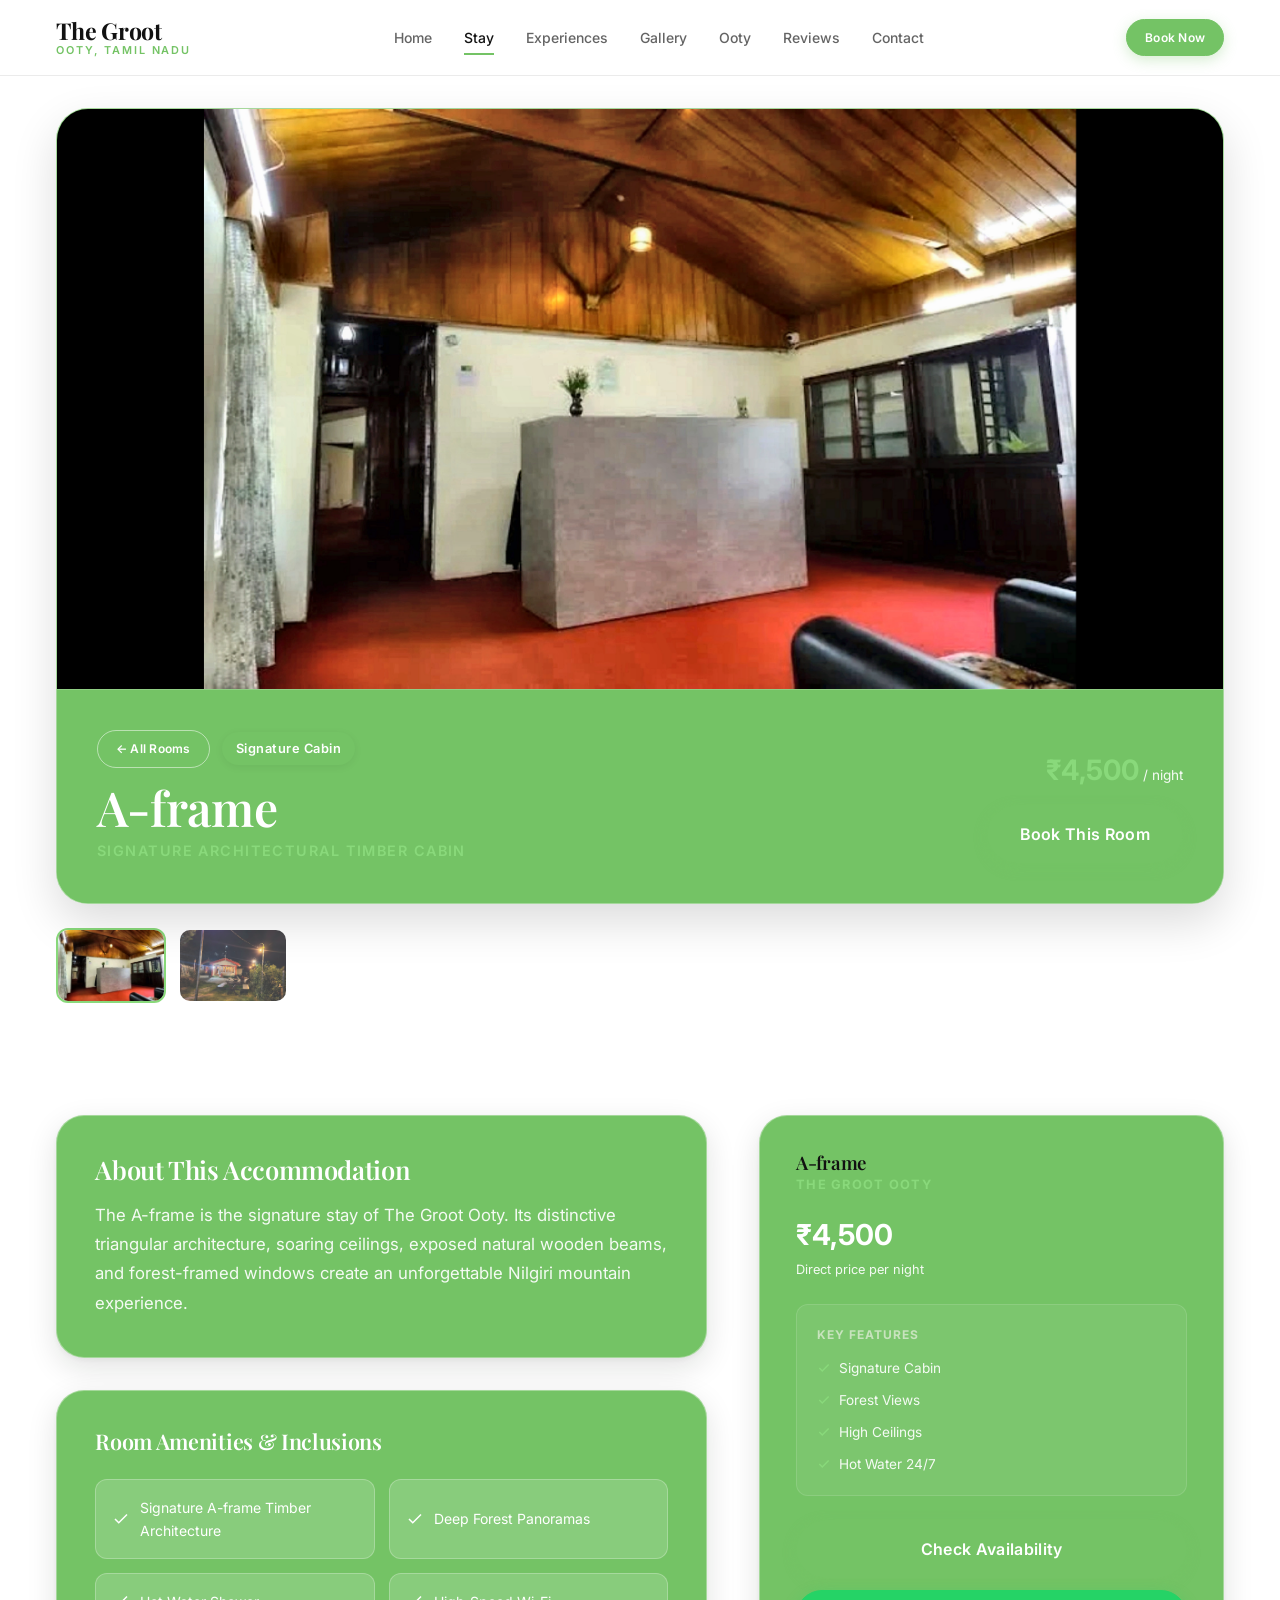
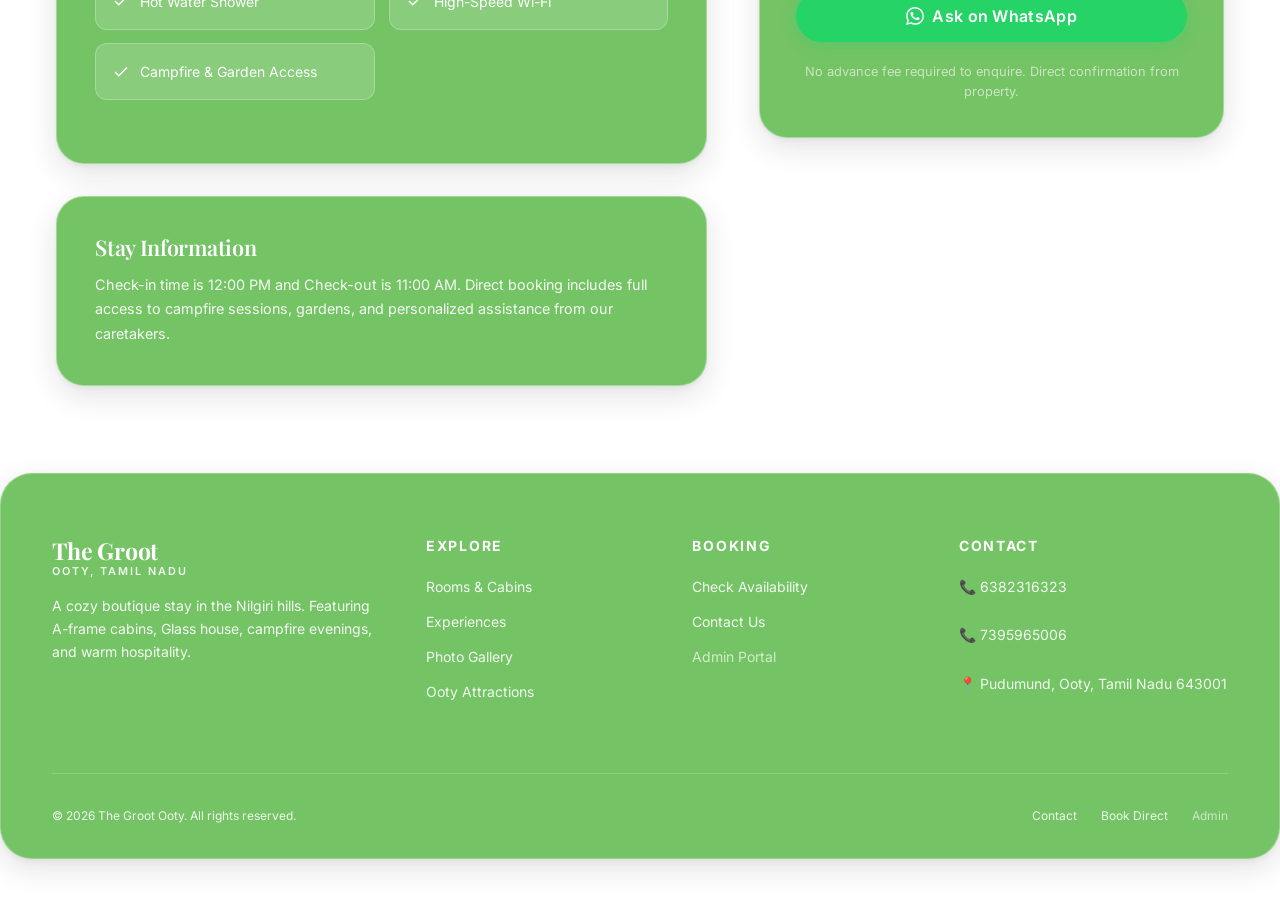
<file: room-detail.html>
<!DOCTYPE html>
<html lang="en">
<head>
  <meta charset="UTF-8" />
  <meta name="viewport" content="width=device-width, initial-scale=1.0" />
  <title>Room Details | The Groot Ooty</title>
  <meta name="description" content="Discover detailed room features, authentic photography, and direct booking options at The Groot Ooty." />
  <link rel="icon" href="assets/images/IMG-20260821-WA0039_4k.webp" type="image/jpeg" />

  <link rel="preconnect" href="https://fonts.googleapis.com" />
  <link rel="preconnect" href="https://fonts.gstatic.com" crossorigin />

  <link rel="stylesheet" href="css/variables.css?v=3.1" />
  <link rel="stylesheet" href="css/base.css?v=3.1" />
  <link rel="stylesheet" href="css/animations.css?v=3.1" />
  <link rel="stylesheet" href="css/components.css?v=3.1" />
  <link rel="stylesheet" href="css/header.css?v=3.1" />
  <link rel="stylesheet" href="css/sections.css?v=3.1" />
  <link rel="stylesheet" href="css/footer.css?v=3.1" />

  <style>
    .room-detail-hero {
      position: relative;
      padding-top: calc(var(--nav-height) + 2rem);
      padding-bottom: 2.5rem;
      background: #FFFFFF;
    }
    .room-hero-card {
      background: var(--card-bg);
      border: 1px solid var(--card-border);
      border-radius: var(--radius-2xl);
      overflow: hidden;
      box-shadow: var(--shadow-lg);
      position: relative;
    }
    .room-hero-img-box {
      width: 100%;
      max-height: 580px;
      overflow: hidden;
      display: flex;
      align-items: center;
      justify-content: center;
      background: #000000;
    }
    .room-hero-img-box img {
      width: 100%;
      height: 100%;
      max-height: 580px;
      object-fit: contain;
      object-position: center;
    }
    .room-hero-info {
      padding: clamp(1.5rem, 3.5vw, 2.5rem);
      background: var(--card-bg);
      color: #FFFFFF;
      display: flex;
      justify-content: space-between;
      align-items: flex-end;
      flex-wrap: wrap;
      gap: 1.5rem;
      border-top: 1px solid rgba(255, 255, 255, 0.20);
    }
    .room-detail-layout {
      display: grid;
      grid-template-columns: 1.4fr 1fr;
      gap: clamp(2rem, 4vw, 3.5rem);
      align-items: start;
    }
    .room-amenities-grid {
      display: grid;
      grid-template-columns: repeat(2, 1fr);
      gap: 0.85rem;
      margin: 1.5rem 0;
    }
    .room-amenity-item {
      display: flex;
      align-items: center;
      gap: 10px;
      padding: 1rem;
      background: rgba(255, 255, 255, 0.15);
      border-radius: var(--radius-md);
      color: #FFFFFF;
      font-size: var(--text-sm);
      border: 1px solid rgba(255, 255, 255, 0.25);
    }
    .room-amenity-item svg {
      color: #FFFFFF;
      flex-shrink: 0;
    }
    .room-booking-panel {
      position: sticky;
      top: calc(var(--nav-height) + 1.5rem);
      background: var(--card-bg);
      border: 1px solid var(--card-border);
      border-radius: var(--radius-xl);
      padding: clamp(1.5rem, 3vw, 2.25rem);
      color: #FFFFFF;
      box-shadow: var(--shadow-card);
    }
    .room-gallery-strip {
      display: flex;
      gap: 0.75rem;
      overflow-x: auto;
      margin-top: 1.5rem;
      padding-bottom: 0.5rem;
    }
    .room-gallery-thumb {
      width: 110px;
      height: 75px;
      border-radius: var(--radius-md);
      object-fit: cover;
      cursor: pointer;
      border: 2px solid transparent;
      transition: all 0.2s ease;
      opacity: 0.75;
      flex-shrink: 0;
    }
    .room-gallery-thumb:hover, .room-gallery-thumb.active {
      opacity: 1;
      border-color: #89D97B;
    }
    @media (max-width: 900px) {
      .room-detail-layout { grid-template-columns: 1fr; }
      .room-booking-panel { position: static; }
      .room-amenities-grid { grid-template-columns: 1fr; }
    }
  </style>
</head>
<body class="rooms-page">

  <!-- Header -->
  <header id="site-header" role="banner">
    <div class="container header-inner">
      <a href="index.html" class="site-logo">
        <span class="logo-name">The Groot</span>
        <span class="logo-location">Ooty, Tamil Nadu</span>
      </a>
      <nav class="desktop-nav">
        <a href="index.html" class="nav-link">Home</a>
        <a href="rooms.html" class="nav-link active">Stay</a>
        <a href="experiences.html" class="nav-link">Experiences</a>
        <a href="gallery.html" class="nav-link">Gallery</a>
        <a href="ooty.html" class="nav-link">Ooty</a>
        <a href="reviews.html" class="nav-link">Reviews</a>
        <a href="contact.html" class="nav-link">Contact</a>
      </nav>
      <div class="header-actions">
        <a href="booking.html" class="btn btn-primary btn-sm">Book Now</a>
        <button class="hamburger" id="hamburger" aria-label="Open menu">
          <span class="hamburger-line"></span>
          <span class="hamburger-line"></span>
          <span class="hamburger-line"></span>
        </button>
      </div>
    </div>
  </header>

  <!-- Mobile Menu Drawer -->
  <div id="mobile-menu" class="mobile-menu" role="dialog">
    <nav class="mobile-menu-nav">
      <a href="index.html" class="mobile-nav-link">Home <span class="arrow">&rarr;</span></a>
      <a href="rooms.html" class="mobile-nav-link active">Stay & Rooms <span class="arrow">&rarr;</span></a>
      <a href="experiences.html" class="mobile-nav-link">Experiences <span class="arrow">&rarr;</span></a>
      <a href="gallery.html" class="mobile-nav-link">Gallery <span class="arrow">&rarr;</span></a>
      <a href="ooty.html" class="mobile-nav-link">Ooty Guide <span class="arrow">&rarr;</span></a>
      <a href="reviews.html" class="mobile-nav-link">Reviews <span class="arrow">&rarr;</span></a>
      <a href="contact.html" class="mobile-nav-link">Contact <span class="arrow">&rarr;</span></a>
    </nav>
    <div class="mobile-menu-actions">
      <a href="booking.html" class="btn btn-primary btn-block">Check Availability</a>
      <button onclick="quickWhatsApp()" class="btn btn-whatsapp btn-block">WhatsApp Direct</button>
    </div>
  </div>

  <!-- Hero Photo Card -->
  <section class="room-detail-hero">
    <div class="container">
      <div class="room-hero-card" data-reveal="scale">
        <div class="room-hero-img-box">
          <img id="room-hero-img" src="assets/images/1000032838_professional_4k.webp" alt="Room Photo" />
        </div>
        <div class="room-hero-info">
          <div>
            <div style="display:flex;align-items:center;gap:0.75rem;margin-bottom:0.75rem;">
              <a href="rooms.html" class="btn btn-outline-light btn-sm">&larr; All Rooms</a>
              <span class="badge-pill" id="room-detail-tag">Signature Cabin</span>
            </div>
            <h1 id="room-detail-name" class="display-md" style="color:var(--color-cream); margin-bottom: 0.25rem;">A-frame</h1>
            <p id="room-detail-tagline" style="font-size:0.9rem;color:#89D97B;text-transform:uppercase;letter-spacing:0.1em;font-weight:600;">Signature architectural timber cabin</p>
          </div>
          <div>
            <div style="margin-bottom:0.75rem; text-align:right;">
              <span id="room-detail-price" style="font-size:1.75rem; font-weight:700; color:#89D97B;">₹4,500</span>
              <span style="font-size:0.85rem; color:var(--card-text-muted);"> / night</span>
            </div>
            <a href="booking.html" id="room-detail-top-book" class="btn btn-primary btn-lg">Book This Room</a>
          </div>
        </div>
      </div>

      <!-- Room Photos Strip -->
      <div class="room-gallery-strip" id="room-gallery-strip"></div>
    </div>
  </section>

  <!-- Room Content & Booking Panel -->
  <section class="section-pad-sm">
    <div class="container room-detail-layout">
      <!-- Left: Room Information -->
      <div>
        <div class="card-dark" data-reveal="fade-up" style="margin-bottom:2rem;">
          <h2 style="font-family:var(--font-display);font-size:1.6rem;color:var(--color-cream);margin-bottom:1rem;">
            About This Accommodation
          </h2>
          <p id="room-long-desc" style="font-size:1.05rem;color:var(--card-text-muted);line-height:1.75;">
            Loading room description...
          </p>
        </div>

        <div class="card-dark" data-reveal="fade-up" data-delay="100" style="margin-bottom:2rem;">
          <h3 style="font-family:var(--font-display);font-size:1.35rem;color:var(--color-cream);margin-bottom:1rem;">
            Room Amenities & Inclusions
          </h3>
          <div class="room-amenities-grid" id="room-amenities-grid"></div>
        </div>

        <div class="card-dark" data-reveal="fade-up" data-delay="150">
          <h3 style="font-family:var(--font-display);font-size:1.35rem;color:var(--color-cream);margin-bottom:0.75rem;">
            Stay Information
          </h3>
          <p style="font-size:0.9rem;color:var(--card-text-muted);line-height:1.7;">
            Check-in time is 12:00 PM and Check-out is 11:00 AM. Direct booking includes full access to campfire sessions, gardens, and personalized assistance from our caretakers.
          </p>
        </div>
      </div>

      <!-- Right: Booking Action Box -->
      <div>
        <div class="room-booking-panel" data-reveal="fade-left">
          <h3 class="summary-title" id="card-room-name">A-frame</h3>
          <div style="font-size:0.8rem;color:#89D97B;font-weight:700;letter-spacing:0.1em;text-transform:uppercase;margin-bottom:1rem;">
            The Groot Ooty
          </div>

          <div style="margin-bottom:1.5rem;">
            <div style="font-size:1.8rem; font-weight:700; color:var(--color-cream);" id="card-room-price">₹4,500</div>
            <div style="font-size:0.8rem; color:var(--card-text-muted);">Direct price per night</div>
          </div>

          <div style="padding:1.25rem;background:rgba(255,255,255,0.06);border:1px solid rgba(255,255,255,0.12);border-radius:var(--radius-md);margin-bottom:1.5rem;">
            <div style="font-size:0.75rem;color:rgba(250,247,242,0.6);font-weight:700;text-transform:uppercase;letter-spacing:0.08em;margin-bottom:0.75rem;">
              Key Features
            </div>
            <div id="card-features" style="display:flex;flex-direction:column;gap:0.6rem;"></div>
          </div>

          <a href="booking.html" id="card-book-btn" class="btn btn-primary btn-block btn-lg" style="margin-bottom:0.75rem;">Check Availability</a>
          <button id="card-wa-btn" class="btn btn-whatsapp btn-block btn-lg" style="margin-bottom:1.25rem;">
            <svg xmlns="http://www.w3.org/2000/svg" viewBox="0 0 24 24"><path d="M17.472 14.382c-.297-.149-1.758-.867-2.03-.967-.273-.099-.471-.148-.67.15-.197.297-.767.966-.94 1.164-.173.199-.347.223-.644.075-.297-.15-1.255-.463-2.39-1.475-.883-.788-1.48-1.761-1.653-2.059-.173-.297-.018-.458.13-.606.134-.133.298-.347.446-.52.149-.174.198-.298.298-.497.099-.198.05-.371-.025-.52-.075-.149-.669-1.612-.916-2.207-.242-.579-.487-.5-.669-.51-.173-.008-.371-.01-.57-.01-.198 0-.52.074-.792.372-.272.297-1.04 1.016-1.04 2.479 0 1.462 1.065 2.875 1.213 3.074.149.198 2.096 3.2 5.077 4.487.709.306 1.262.489 1.694.625.712.227 1.36.195 1.871.118.571-.085 1.758-.719 2.006-1.413.248-.694.248-1.289.173-1.413-.074-.124-.272-.198-.57-.347m-5.421 7.403h-.004a9.87 9.87 0 01-5.031-1.378l-.361-.214-3.741.982.998-3.648-.235-.374a9.86 9.86 0 01-1.51-5.26c.001-5.45 4.436-9.884 9.888-9.884 2.64 0 5.122 1.03 6.988 2.898a9.825 9.825 0 012.893 6.994c-.003 5.45-4.437 9.884-9.885 9.884m8.413-18.297A11.815 11.815 0 0012.05 0C5.495 0 .16 5.335.157 11.892c0 2.096.547 4.142 1.588 5.945L.057 24l6.305-1.654a11.882 11.882 0 005.683 1.448h.005c6.554 0 11.89-5.335 11.893-11.893a11.821 11.821 0 00-3.48-8.413z"/></svg>
            Ask on WhatsApp
          </button>
          <div style="font-size:0.8rem;color:rgba(250,247,242,0.65);text-align:center;line-height:1.5;">
            No advance fee required to enquire. Direct confirmation from property.
          </div>
        </div>
      </div>
    </div>
  </section>

  <!-- Footer -->
  <footer id="site-footer" role="contentinfo">
    <div class="container">
      <div class="footer-grid">
        <div class="footer-brand">
          <a href="index.html" class="site-logo">
            <span class="logo-name">The Groot</span>
            <span class="logo-location">Ooty, Tamil Nadu</span>
          </a>
          <p class="footer-brand-desc">A cozy boutique stay in the Nilgiri hills. Featuring A-frame cabins, Glass house, campfire evenings, and warm hospitality.</p>
        </div>
        <div>
          <h4 class="footer-title">Explore</h4>
          <nav class="footer-nav">
            <a href="index.html#rooms" class="footer-link">Rooms & Cabins</a>
            <a href="experiences.html" class="footer-link">Experiences</a>
            <a href="gallery.html" class="footer-link">Photo Gallery</a>
            <a href="ooty.html" class="footer-link">Ooty Attractions</a>
          </nav>
        </div>
        <div>
          <h4 class="footer-title">Booking</h4>
          <nav class="footer-nav">
            <a href="booking.html" class="footer-link">Check Availability</a>
            <a href="contact.html" class="footer-link">Contact Us</a>
            <a href="admin.html" class="footer-link" style="opacity:0.75;">Admin Portal</a>
          </nav>
        </div>
        <div>
          <h4 class="footer-title">Contact</h4>
          <div class="footer-nav">
            <a href="tel:6382316323" class="footer-contact-item" data-phone="1">📞 6382316323</a>
            <a href="tel:7395965006" class="footer-contact-item" data-phone="2">📞 7395965006</a>
            <div class="footer-contact-item">📍 Pudumund, Ooty, Tamil Nadu 643001</div>
          </div>
        </div>
      </div>
      <div class="footer-bottom">
        <p>&copy; 2026 The Groot Ooty. All rights reserved.</p>
        <div class="footer-bottom-links">
          <a href="contact.html" class="footer-bottom-link">Contact</a>
          <a href="booking.html" class="footer-bottom-link">Book Direct</a>
          <a href="admin.html" class="footer-bottom-link" style="opacity:0.7;">Admin</a>
        </div>
      </div>
    </div>
  </footer>

  <script src="js/store.js?v=5.0"></script>
  <script src="js/config.js"></script>
  <script src="js/whatsapp.js"></script>
  <script src="js/main.js"></script>
  <script>
  document.addEventListener('DOMContentLoaded', () => {
    const params = new URLSearchParams(window.location.search);
    const roomId = params.get('room') || 'aframe';
    const room = (window.GrootStore ? window.GrootStore.getRoom(roomId) : null) || ROOMS.find(r => r.id === roomId) || ROOMS[0];

    document.title = `${room.name} | The Groot Ooty`;
    document.getElementById('room-hero-img').src = room.image;
    document.getElementById('room-hero-img').alt = room.name;
    document.getElementById('room-detail-name').textContent = room.name;
    document.getElementById('room-detail-tagline').textContent = room.tagline;
    document.getElementById('room-detail-tag').textContent = room.name === 'A-frame' ? 'Signature Cabin' : room.name === 'Glass house' ? 'Forest Panorama' : room.name === 'Luxurious suit' ? 'Spacious Suite' : 'Cozy Comfort';
    document.getElementById('room-long-desc').textContent = room.longDescription;
    document.getElementById('card-room-name').textContent = room.name;
    document.getElementById('card-room-price').textContent = `₹${(room.price || 0).toLocaleString()}`;
    document.getElementById('room-detail-price').textContent = `₹${(room.price || 0).toLocaleString()}`;
    document.getElementById('card-book-btn').href = `booking.html?room=${room.id}`;
    document.getElementById('room-detail-top-book').href = `booking.html?room=${room.id}`;

    // Gallery Strip with assigned photos
    const photos = window.GrootStore ? window.GrootStore.getRoomPhotos(room.id) : [room.image];
    const strip = document.getElementById('room-gallery-strip');
    strip.innerHTML = '';
    photos.forEach((src, idx) => {
      const thumb = document.createElement('img');
      thumb.src = src;
      thumb.alt = `${room.name} photo ${idx + 1}`;
      thumb.className = `room-gallery-thumb ${idx === 0 ? 'active' : ''}`;
      thumb.addEventListener('click', () => {
        document.getElementById('room-hero-img').src = src;
        strip.querySelectorAll('.room-gallery-thumb').forEach(t => t.classList.remove('active'));
        thumb.classList.add('active');
      });
      strip.appendChild(thumb);
    });

    // Amenities
    const amenGrid = document.getElementById('room-amenities-grid');
    amenGrid.innerHTML = '';
    (room.amenities || []).forEach(a => {
      const el = document.createElement('div');
      el.className = 'room-amenity-item';
      el.innerHTML = `<svg xmlns="http://www.w3.org/2000/svg" width="18" height="18" viewBox="0 0 24 24" fill="none" stroke="currentColor" stroke-width="2"><polyline points="20 6 9 17 4 12"/></svg><span>${a.label}</span>`;
      amenGrid.appendChild(el);
    });

    // Card features
    const cf = document.getElementById('card-features');
    cf.innerHTML = '';
    (room.features || []).forEach(f => {
      const el = document.createElement('div');
      el.style.cssText = 'display:flex;align-items:center;gap:0.5rem;font-size:0.85rem;color:var(--card-text-muted);';
      el.innerHTML = `<svg xmlns="http://www.w3.org/2000/svg" width="14" height="14" viewBox="0 0 24 24" fill="none" stroke="currentColor" stroke-width="2.5" style="color:#89D97B;flex-shrink:0"><polyline points="20 6 9 17 4 12"/></svg>${f}`;
      cf.appendChild(el);
    });

    // WhatsApp action
    const waMsg = `Hi The Groot! I'd like to enquire about the ${room.name} and check its availability.`;
    const waUrl = `https://wa.me/${CONFIG.WHATSAPP_NUMBER}?text=${encodeURIComponent(waMsg)}`;
    document.getElementById('card-wa-btn').onclick = () => window.open(waUrl, '_blank');
  });
  </script>
</body>
</html>
</file>
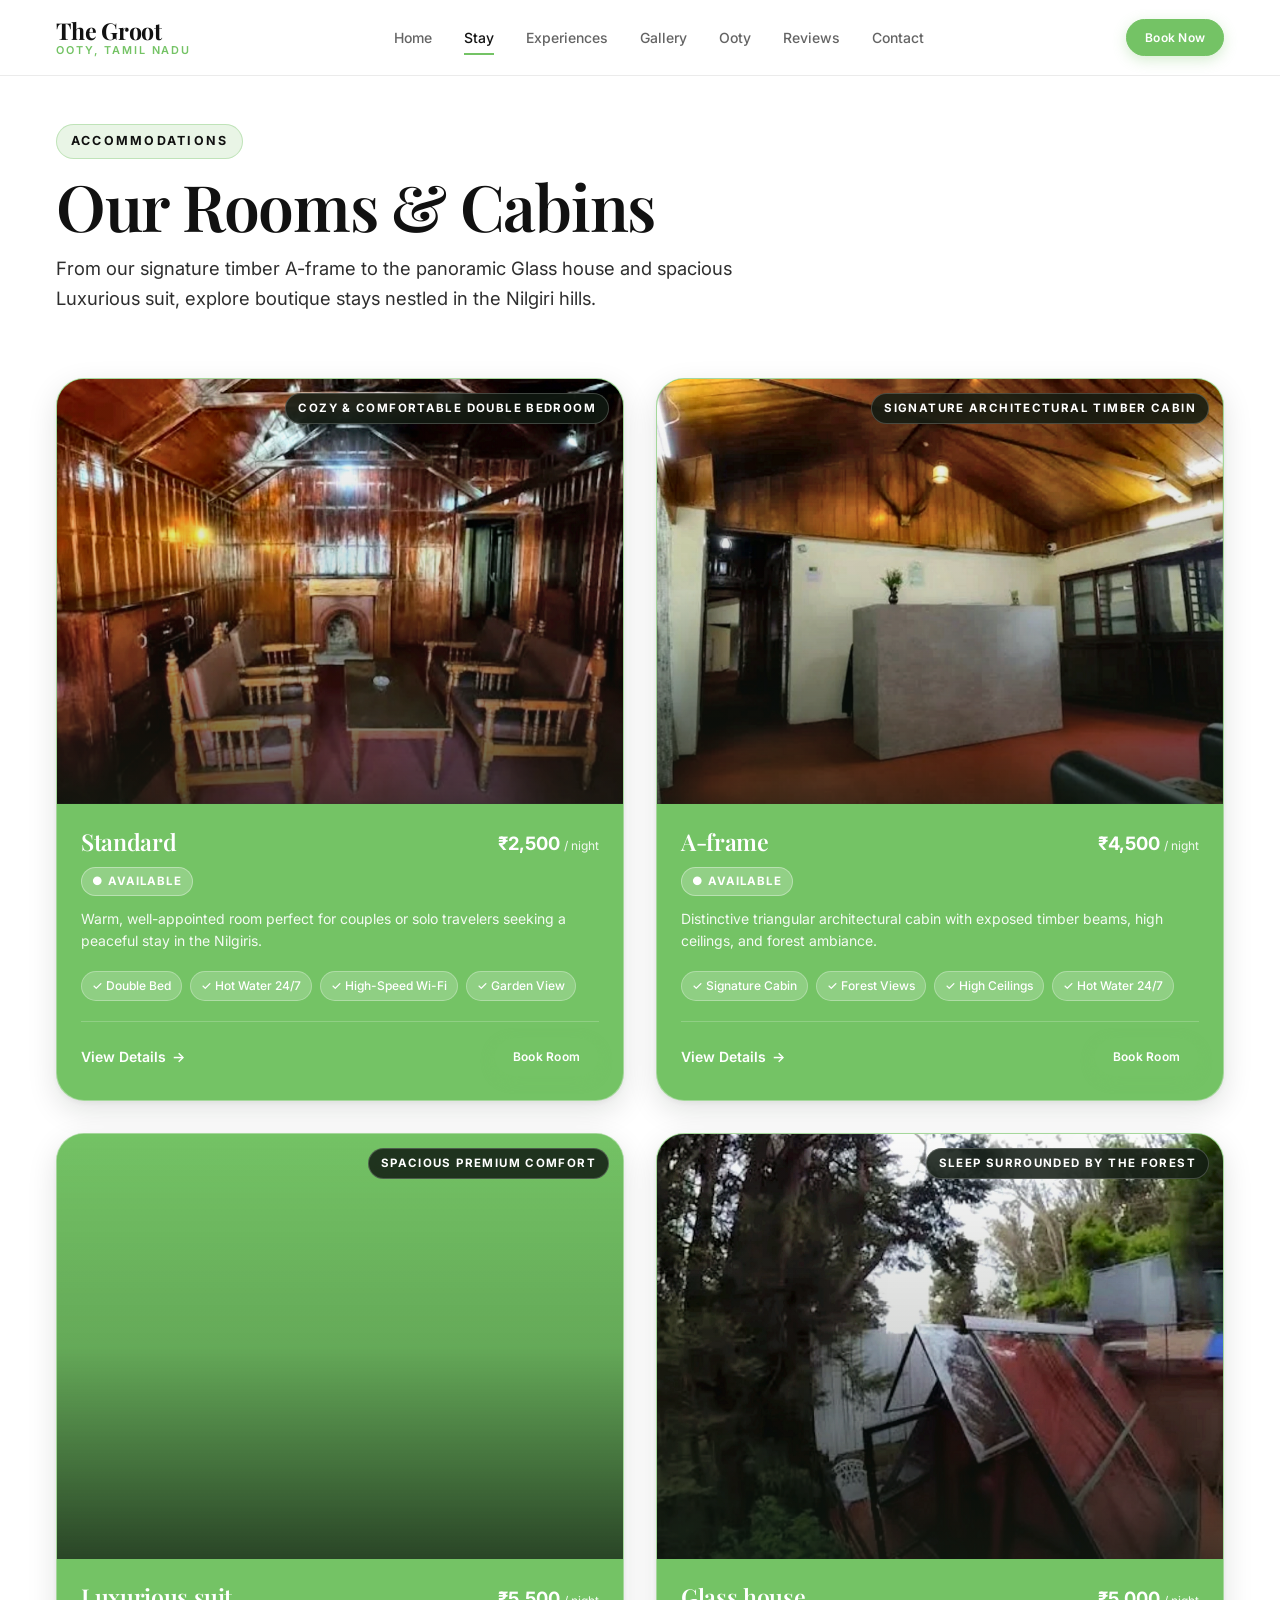
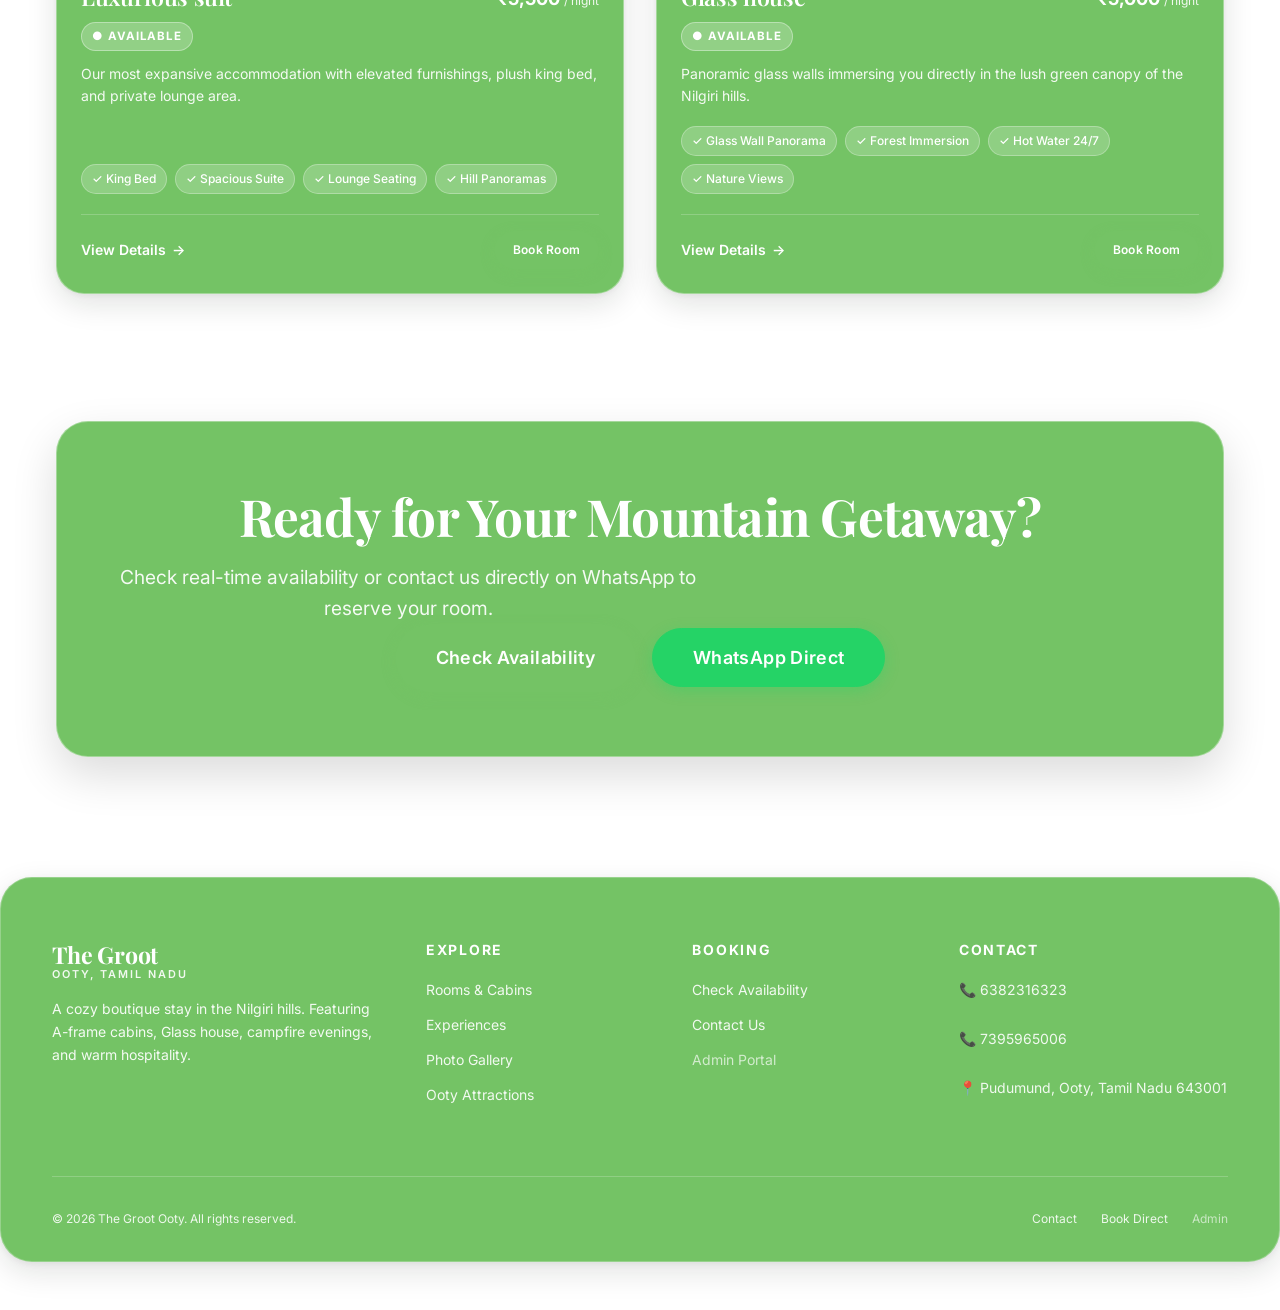
<file: rooms.html>
<!DOCTYPE html>
<html lang="en">
<head>
  <meta charset="UTF-8" />
  <meta name="viewport" content="width=device-width, initial-scale=1.0" />
  <title>Rooms & Stays | The Groot Ooty</title>
  <meta name="description" content="Explore our cozy accommodations in Ooty — A-frame Cabins, Glass house with forest panoramas, Luxurious suit, and Standard rooms at The Groot Ooty." />
  <link rel="icon" href="assets/images/IMG-20260821-WA0039_4k.webp" type="image/jpeg" />

  <link rel="preconnect" href="https://fonts.googleapis.com" />
  <link rel="preconnect" href="https://fonts.gstatic.com" crossorigin />

  <link rel="stylesheet" href="css/variables.css?v=3.1" />
  <link rel="stylesheet" href="css/base.css?v=3.1" />
  <link rel="stylesheet" href="css/animations.css?v=3.1" />
  <link rel="stylesheet" href="css/components.css?v=3.1" />
  <link rel="stylesheet" href="css/header.css?v=3.1" />
  <link rel="stylesheet" href="css/sections.css?v=3.1" />
  <link rel="stylesheet" href="css/footer.css?v=3.1" />
  <style>
    .rooms-catalog-grid {
      display: grid;
      grid-template-columns: repeat(2, 1fr);
      gap: 2rem;
    }
    .room-price-tag {
      font-size: 1.15rem;
      font-weight: 700;
      color: #FFFFFF;
    }
    .room-price-sub {
      font-size: 0.75rem;
      color: rgba(255, 255, 255, 0.90);
      font-weight: 400;
    }
    .room-status-badge {
      font-size: 0.72rem;
      font-weight: 700;
      text-transform: uppercase;
      letter-spacing: 0.08em;
      padding: 4px 10px;
      border-radius: var(--radius-full);
      display: inline-block;
    }
    .room-status-badge.available {
      background: rgba(255, 255, 255, 0.22);
      color: #FFFFFF;
      border: 1px solid rgba(255, 255, 255, 0.35);
    }
    .room-status-badge.unavailable {
      background: rgba(255, 82, 82, 0.25);
      color: #FFFFFF;
      border: 1px solid rgba(255, 82, 82, 0.40);
    }
    @media (max-width: 800px) {
      .rooms-catalog-grid {
        grid-template-columns: 1fr;
      }
    }
  </style>
</head>
<body class="rooms-page">

  <!-- Header -->
  <header id="site-header" role="banner">
    <div class="container header-inner">
      <a href="index.html" class="site-logo">
        <span class="logo-name">The Groot</span>
        <span class="logo-location">Ooty, Tamil Nadu</span>
      </a>
      <nav class="desktop-nav">
        <a href="index.html" class="nav-link">Home</a>
        <a href="rooms.html" class="nav-link active">Stay</a>
        <a href="experiences.html" class="nav-link">Experiences</a>
        <a href="gallery.html" class="nav-link">Gallery</a>
        <a href="ooty.html" class="nav-link">Ooty</a>
        <a href="reviews.html" class="nav-link">Reviews</a>
        <a href="contact.html" class="nav-link">Contact</a>
      </nav>
      <div class="header-actions">
        <a href="booking.html" class="btn btn-primary btn-sm">Book Now</a>
        <button class="hamburger" id="hamburger" aria-label="Open menu">
          <span class="hamburger-line"></span>
          <span class="hamburger-line"></span>
          <span class="hamburger-line"></span>
        </button>
      </div>
    </div>
  </header>

  <!-- Mobile Menu Drawer -->
  <div id="mobile-menu" class="mobile-menu" role="dialog">
    <nav class="mobile-menu-nav">
      <a href="index.html" class="mobile-nav-link">Home <span class="arrow">&rarr;</span></a>
      <a href="rooms.html" class="mobile-nav-link active">Stay & Rooms <span class="arrow">&rarr;</span></a>
      <a href="experiences.html" class="mobile-nav-link">Experiences <span class="arrow">&rarr;</span></a>
      <a href="gallery.html" class="mobile-nav-link">Gallery <span class="arrow">&rarr;</span></a>
      <a href="ooty.html" class="mobile-nav-link">Ooty Guide <span class="arrow">&rarr;</span></a>
      <a href="reviews.html" class="mobile-nav-link">Reviews <span class="arrow">&rarr;</span></a>
      <a href="contact.html" class="mobile-nav-link">Contact <span class="arrow">&rarr;</span></a>
    </nav>
    <div class="mobile-menu-actions">
      <a href="booking.html" class="btn btn-primary btn-block">Check Availability</a>
      <button onclick="quickWhatsApp()" class="btn btn-whatsapp btn-block">WhatsApp Direct</button>
    </div>
  </div>

  <!-- Hero Section -->
  <section class="section-pad-sm" style="padding-top: calc(var(--nav-height) + 3rem);">
    <div class="container">
      <div class="section-header" data-reveal="fade-up">
        <span class="section-overline">Accommodations</span>
        <h1 class="display-lg" style="color:var(--color-obsidian); margin-bottom: 0.75rem;">
          Our Rooms & Cabins
        </h1>
        <p class="section-subtitle">
          From our signature timber A-frame to the panoramic Glass house and spacious Luxurious suit, explore boutique stays nestled in the Nilgiri hills.
        </p>
      </div>

      <!-- Dynamic Rooms Grid -->
      <div class="rooms-catalog-grid" id="rooms-catalog-grid">
        <!-- Rendered dynamically by JS from GrootStore -->
      </div>
    </div>
  </section>

  <!-- Bottom CTA -->
  <section class="cta-section">
    <div class="container">
      <div class="cta-box" data-reveal="scale">
        <h2 class="cta-title">Ready for Your Mountain Getaway?</h2>
        <p class="cta-subtitle">Check real-time availability or contact us directly on WhatsApp to reserve your room.</p>
        <div class="cta-actions">
          <a href="booking.html" class="btn btn-primary btn-xl">Check Availability</a>
          <button onclick="quickWhatsApp()" class="btn btn-whatsapp btn-xl">WhatsApp Direct</button>
        </div>
      </div>
    </div>
  </section>

  <!-- Footer -->
  <footer id="site-footer" role="contentinfo">
    <div class="container">
      <div class="footer-grid">
        <div class="footer-brand">
          <a href="index.html" class="site-logo">
            <span class="logo-name">The Groot</span>
            <span class="logo-location">Ooty, Tamil Nadu</span>
          </a>
          <p class="footer-brand-desc">A cozy boutique stay in the Nilgiri hills. Featuring A-frame cabins, Glass house, campfire evenings, and warm hospitality.</p>
        </div>
        <div>
          <h4 class="footer-title">Explore</h4>
          <nav class="footer-nav">
            <a href="index.html#rooms" class="footer-link">Rooms & Cabins</a>
            <a href="experiences.html" class="footer-link">Experiences</a>
            <a href="gallery.html" class="footer-link">Photo Gallery</a>
            <a href="ooty.html" class="footer-link">Ooty Attractions</a>
          </nav>
        </div>
        <div>
          <h4 class="footer-title">Booking</h4>
          <nav class="footer-nav">
            <a href="booking.html" class="footer-link">Check Availability</a>
            <a href="contact.html" class="footer-link">Contact Us</a>
            <a href="admin.html" class="footer-link" style="opacity:0.75;">Admin Portal</a>
          </nav>
        </div>
        <div>
          <h4 class="footer-title">Contact</h4>
          <div class="footer-nav">
            <a href="tel:6382316323" class="footer-contact-item" data-phone="1">📞 6382316323</a>
            <a href="tel:7395965006" class="footer-contact-item" data-phone="2">📞 7395965006</a>
            <div class="footer-contact-item">📍 Pudumund, Ooty, Tamil Nadu 643001</div>
          </div>
        </div>
      </div>
      <div class="footer-bottom">
        <p>&copy; 2026 The Groot Ooty. All rights reserved.</p>
        <div class="footer-bottom-links">
          <a href="contact.html" class="footer-bottom-link">Contact</a>
          <a href="booking.html" class="footer-bottom-link">Book Direct</a>
          <a href="admin.html" class="footer-bottom-link" style="opacity:0.7;">Admin</a>
        </div>
      </div>
    </div>
  </footer>

  <script src="js/store.js?v=5.0"></script>
  <script src="js/config.js"></script>
  <script src="js/whatsapp.js"></script>
  <script src="js/main.js"></script>
  <script>
    document.addEventListener('DOMContentLoaded', () => {
      const container = document.getElementById('rooms-catalog-grid');
      if (!container || !window.GrootStore) return;

      function renderRooms() {
        const rooms = window.GrootStore.getRooms();
        container.innerHTML = '';

        rooms.forEach((r, idx) => {
          const card = document.createElement('div');
          card.className = 'room-card';
          card.setAttribute('data-reveal', 'card');
          card.setAttribute('data-delay', String(idx * 80));

          const featuresHtml = (r.features || []).map(f => `<span class="feature-tag">✓ ${f}</span>`).join('');
          const isAvail = r.status !== 'unavailable';

          card.innerHTML = `
            <div class="room-card-img-wrap">
              <img src="${r.image}" alt="${r.name} at The Groot Ooty" loading="lazy" decoding="async" />
              <div class="room-card-gradient"></div>
              <div class="room-card-badge">${r.tagline || 'Boutique Stay'}</div>
            </div>
            <div class="room-card-info">
              <div style="display:flex; justify-content:space-between; align-items:flex-start; margin-bottom:0.5rem; flex-wrap:wrap; gap:8px;">
                <h2 class="room-card-name" style="margin-bottom:0;">${r.name}</h2>
                <div>
                  <span class="room-price-tag">₹${r.price.toLocaleString()}</span>
                  <span class="room-price-sub"> / night</span>
                </div>
              </div>
              <div style="margin-bottom:0.75rem;">
                <span class="room-status-badge ${isAvail ? 'available' : 'unavailable'}">
                  ${isAvail ? '● Available' : '● Sold Out'}
                </span>
              </div>
              <p class="room-card-desc">${r.shortDescription || r.description}</p>
              <div class="room-card-features">
                ${featuresHtml}
              </div>
              <div class="room-card-footer">
                <a href="room-detail.html?room=${r.id}" class="room-card-cta">
                  <span>View Details</span>
                  <span aria-hidden="true">&rarr;</span>
                </a>
                <a href="booking.html?room=${r.id}" class="btn ${isAvail ? 'btn-primary' : 'btn-outline-light'} btn-sm">
                  ${isAvail ? 'Book Room' : 'Enquire'}
                </a>
              </div>
            </div>
          `;
          container.appendChild(card);
        });

        if (typeof initScrollReveal === 'function') initScrollReveal();
      }

      renderRooms();
      window.GrootStore.subscribe(renderRooms);
    });
  </script>
</body>
</html>
</file>
<file: css/variables.css>
/* =========================================================
   THE GROOT OOTY — Design Tokens & Variables
   Theme: Strict White & Mantis Green (#74C365)
   ========================================================= */

:root {
  /* --- Primary Brand Color (Secondary / Accents / Cards) --- */
  --color-mantis:          #74C365;
  
  /* --- Global Backgrounds (Primary Color = WHITE) --- */
  --bg-primary:            #FFFFFF;
  --bg-page:               #FFFFFF;
  --bg-section:            #FFFFFF;
  --bg-light:              #FFFFFF;
  --bg-dark:               #FFFFFF;

  /* --- Surface / Card Colors (Mantis Green #74C365) --- */
  --card-bg:               #74C365;
  --card-bg-elevated:      #74C365;
  --color-forest-deep:     #74C365;
  --color-forest:          #74C365;
  --color-forest-card:     #74C365;
  --color-forest-surface:  #74C365;
  --color-charcoal:        #74C365;
  --color-charcoal-soft:   #74C365;

  /* --- Neutral Dark Accent (For Text & Headings on White) --- */
  --color-obsidian:        #111111;
  --color-cream:           #FFFFFF;
  --color-cream-warm:      #FFFFFF;
  --color-warm-white:      #FFFFFF;
  --color-linen:           #FFFFFF;
  --color-bronze:          #74C365;
  --color-bronze-light:    #74C365;
  --color-gold:            #FFFFFF;
  --color-gold-subtle:     transparent;
  --color-gold-glow:       transparent;
  --color-whatsapp:        #25D366;
  --color-whatsapp-hover:  #1EBE5D;

  /* --- Text Tokens (High Contrast) --- */
  /* On White Background */
  --text-primary:          #111111;
  --text-secondary:        rgba(17, 17, 17, 0.88);
  --text-muted:            rgba(17, 17, 17, 0.65);
  --text-dark:             #111111;
  --text-dark-secondary:   rgba(17, 17, 17, 0.80);

  /* On Mantis Green Cards & Surfaces */
  --card-border:           rgba(255, 255, 255, 0.35);
  --card-border-subtle:    rgba(255, 255, 255, 0.20);
  --card-text:             #FFFFFF;
  --card-text-muted:       rgba(255, 255, 255, 0.92);

  /* On Full-bleed Photography / Parallax */
  --text-on-image:         #FFFFFF;
  --text-on-image-muted:   rgba(255, 255, 255, 0.88);

  /* --- Interactive Buttons --- */
  --btn-primary-bg:        #74C365;
  --btn-primary-text:      #FFFFFF;
  --btn-primary-hover:     #5ebd4e;
  --btn-outline-border:    #74C365;
  --btn-outline-text:      #74C365;
  --btn-outline-hover-bg:  #74C365;
  --btn-outline-hover-text:#FFFFFF;

  /* --- Borders & Shadows --- */
  --border-dark:           rgba(17, 17, 17, 0.12);
  --border-light:          rgba(116, 195, 101, 0.25);
  --border-glow:           rgba(116, 195, 101, 0.35);

  --shadow-sm:             0 2px 8px rgba(0, 0, 0, 0.06);
  --shadow-md:             0 8px 24px rgba(0, 0, 0, 0.10);
  --shadow-lg:             0 18px 45px rgba(0, 0, 0, 0.14);
  --shadow-card:           0 10px 30px rgba(17, 27, 18, 0.12), 0 2px 6px rgba(0, 0, 0, 0.05);
  --shadow-floating:       0 20px 50px rgba(0, 0, 0, 0.18);

  /* --- Typography --- */
  --font-display:          'Playfair Display', Georgia, serif;
  --font-body:             'Inter', -apple-system, BlinkMacSystemFont, 'Segoe UI', Roboto, sans-serif;

  --text-xs:    0.75rem;   /* 12px */
  --text-sm:    0.875rem;  /* 14px */
  --text-base:  1rem;      /* 16px */
  --text-md:    1.125rem;  /* 18px */
  --text-lg:    1.25rem;   /* 20px */
  --text-xl:    1.5rem;    /* 24px */
  --text-2xl:   1.875rem;  /* 30px */
  --text-3xl:   2.25rem;   /* 36px */
  --text-4xl:   3rem;      /* 48px */
  --text-5xl:   3.75rem;   /* 60px */
  --text-6xl:   4.5rem;    /* 72px */

  /* --- Spacing --- */
  --space-1:    0.25rem;
  --space-2:    0.5rem;
  --space-3:    0.75rem;
  --space-4:    1rem;
  --space-5:    1.25rem;
  --space-6:    1.5rem;
  --space-8:    2rem;
  --space-10:   2.5rem;
  --space-12:   3rem;
  --space-16:   4rem;
  --space-20:   5rem;
  --space-24:   6rem;
  --space-32:   8rem;

  /* --- Radii --- */
  --radius-sm:  6px;
  --radius-md:  12px;
  --radius-lg:  20px;
  --radius-xl:  28px;
  --radius-2xl: 32px;
  --radius-full:9999px;

  /* --- Layout --- */
  --container-max:  1280px;
  --container-pad:  clamp(1.25rem, 5vw, 3.5rem);
  --nav-height:     76px;
  --section-pad:    clamp(4rem, 8vw, 7rem);

  /* --- Transitions & Motion --- */
  --ease-snappy: cubic-bezier(0.16, 1, 0.3, 1);
  --ease-smooth: cubic-bezier(0.25, 1, 0.5, 1);
  --dur-fast:    200ms;
  --dur-base:    400ms;
  --dur-slow:    700ms;
}

/* Accessibility: Reduced Motion */
@media (prefers-reduced-motion: reduce) {
  :root {
    --dur-fast: 0ms;
    --dur-base: 0ms;
    --dur-slow: 0ms;
  }
}
</file>
<file: css/base.css>
/* =========================================================
   THE GROOT OOTY — Base, Reset & Typography
   ========================================================= */

@import url('https://fonts.googleapis.com/css2?family=Inter:wght@300;400;500;600;700&family=Playfair+Display:ital,wght@0,400;0,500;0,600;0,700;1,400;1,600&display=swap');

*, *::before, *::after {
  box-sizing: border-box;
  margin: 0;
  padding: 0;
}

html {
  scroll-behavior: smooth;
  scroll-padding-top: calc(var(--nav-height) + 16px);
  font-size: 16px;
  -webkit-text-size-adjust: 100%;
  overflow-x: hidden;
}

body {
  font-family: var(--font-body);
  background-color: var(--bg-page);
  color: var(--text-primary);
  line-height: 1.65;
  -webkit-font-smoothing: antialiased;
  -moz-osx-font-smoothing: grayscale;
  overflow-x: hidden;
  min-height: 100vh;
}

/* Custom Scrollbar */
::-webkit-scrollbar {
  width: 8px;
}
::-webkit-scrollbar-track {
  background: #FFFFFF;
}
::-webkit-scrollbar-thumb {
  background: var(--color-mantis);
  border-radius: 4px;
}
::-webkit-scrollbar-thumb:hover {
  background: #5ebd4e;
}

/* Focus outline */
:focus-visible {
  outline: 2px solid var(--color-obsidian);
  outline-offset: 3px;
  border-radius: 4px;
}

/* 4K Image Rendering Rules */
img {
  display: block;
  max-width: 100%;
  height: auto;
  image-rendering: auto;
  -webkit-backface-visibility: hidden;
  backface-visibility: hidden;
}

a {
  color: inherit;
  text-decoration: none;
}

ul, ol {
  list-style: none;
}

button {
  cursor: pointer;
  border: none;
  background: none;
  font-family: inherit;
}

/* =========================================================
   Typography
   ========================================================= */

h1, h2, h3, h4, h5, h6 {
  font-family: var(--font-display);
  color: var(--text-primary);
  line-height: 1.18;
  font-weight: 600;
  letter-spacing: -0.015em;
}

.display-xl {
  font-family: var(--font-display);
  font-size: clamp(3rem, 7.5vw, 6rem);
  line-height: 1.05;
  font-weight: 700;
  letter-spacing: -0.025em;
}

.display-lg {
  font-family: var(--font-display);
  font-size: clamp(2.25rem, 5vw, 4.25rem);
  line-height: 1.1;
  font-weight: 600;
  letter-spacing: -0.02em;
}

.display-md {
  font-family: var(--font-display);
  font-size: clamp(1.75rem, 3.8vw, 3rem);
  line-height: 1.16;
  font-weight: 600;
}

.display-sm {
  font-family: var(--font-display);
  font-size: clamp(1.35rem, 2.5vw, 2rem);
  line-height: 1.25;
  font-weight: 500;
}

/* Section Overline / Eyebrow */
.section-overline {
  display: inline-flex;
  align-items: center;
  gap: var(--space-2);
  font-family: var(--font-body);
  font-size: 0.78rem;
  font-weight: 700;
  letter-spacing: 0.18em;
  text-transform: uppercase;
  color: #111111;
  background: rgba(116, 195, 101, 0.16);
  padding: 6px 14px;
  border-radius: var(--radius-full);
  margin-bottom: var(--space-3);
  border: 1px solid rgba(116, 195, 101, 0.35);
}

.section-overline.on-dark {
  color: #FFFFFF;
  background: rgba(255, 255, 255, 0.15);
  border-color: rgba(255, 255, 255, 0.25);
}

.section-title {
  font-family: var(--font-display);
  font-size: clamp(2rem, 4.5vw, 3.25rem);
  line-height: 1.15;
  font-weight: 600;
  color: #111111;
  margin-bottom: var(--space-4);
}

.section-title.on-dark {
  color: #FFFFFF;
}

.section-subtitle {
  font-size: clamp(1rem, 1.6vw, 1.15rem);
  color: var(--text-secondary);
  line-height: 1.65;
  font-weight: 400;
  max-width: 680px;
}

.section-subtitle.center {
  margin-left: auto;
  margin-right: auto;
}

.section-subtitle.on-dark {
  color: var(--card-text-muted);
}

.section-header {
  margin-bottom: clamp(2.5rem, 5vw, 4rem);
}

.section-header.center {
  text-align: center;
}

/* =========================================================
   Layout Utilities
   ========================================================= */

.container {
  max-width: var(--container-max);
  margin: 0 auto;
  padding: 0 var(--container-pad);
}

.section-pad {
  padding-top: var(--section-pad);
  padding-bottom: var(--section-pad);
}

.section-pad-sm {
  padding-top: clamp(2.5rem, 5vw, 4rem);
  padding-bottom: clamp(2.5rem, 5vw, 4rem);
}

.flex { display: flex; }
.flex-col { flex-direction: column; }
.items-center { align-items: center; }
.justify-between { justify-content: space-between; }
.justify-center { justify-content: center; }
.gap-2 { gap: var(--space-2); }
.gap-4 { gap: var(--space-4); }
.gap-6 { gap: var(--space-6); }
.gap-8 { gap: var(--space-8); }
.flex-wrap { flex-wrap: wrap; }

.text-center { text-align: center; }
.text-right { text-align: right; }
.relative { position: relative; }
.overflow-hidden { overflow: hidden; }

@media (max-width: 640px) {
  .hide-mobile { display: none !important; }
}
@media (min-width: 641px) {
  .hide-desktop { display: none !important; }
}
</file>
<file: css/animations.css>
/* =========================================================
   THE GROOT OOTY — Rebuilt Text & Scroll Animations
   Fast, Smooth, Editorial & Mobile-Safe Motion
   ========================================================= */

/* ---------------------------------------------------------
   SCROLL REVEALS (Intersection Observer Triggered)
   --------------------------------------------------------- */

[data-reveal] {
  opacity: 0;
  will-change: opacity, transform;
  transition: opacity 0.55s cubic-bezier(0.16, 1, 0.3, 1),
              transform 0.55s cubic-bezier(0.16, 1, 0.3, 1);
}

/* Directions */
[data-reveal="fade-up"] {
  transform: translateY(24px);
}

[data-reveal="fade-down"] {
  transform: translateY(-20px);
}

[data-reveal="fade-left"] {
  transform: translateX(-24px);
}

[data-reveal="fade-right"] {
  transform: translateX(24px);
}

[data-reveal="fade"] {
  transform: none;
}

[data-reveal="scale"] {
  transform: scale(0.96);
}

/* Editorial Heading Reveal */
[data-reveal="heading"] {
  transform: translateY(28px);
  transition-duration: 0.65s;
}

/* Editorial Text Reveal */
[data-reveal="text"] {
  transform: translateY(18px);
  transition-duration: 0.55s;
}

/* Image Subtle Zoom Reveal */
[data-reveal="image"] {
  transform: scale(1.04);
  transition: transform 0.8s cubic-bezier(0.16, 1, 0.3, 1),
              opacity 0.6s ease;
}

/* Card Reveal */
[data-reveal="card"] {
  transform: translateY(24px) scale(0.98);
  transition-duration: 0.55s;
}

/* Revealed State */
[data-reveal].revealed {
  opacity: 1;
  transform: translate(0, 0) scale(1);
}

/* Staggered Child Delays */
[data-delay="80"]  { transition-delay: 80ms; }
[data-delay="100"] { transition-delay: 100ms; }
[data-delay="150"] { transition-delay: 150ms; }
[data-delay="200"] { transition-delay: 200ms; }
[data-delay="250"] { transition-delay: 250ms; }
[data-delay="300"] { transition-delay: 300ms; }
[data-delay="350"] { transition-delay: 350ms; }
[data-delay="400"] { transition-delay: 400ms; }
[data-delay="500"] { transition-delay: 500ms; }

/* ---------------------------------------------------------
   HERO ENTRANCE ANIMATIONS
   --------------------------------------------------------- */

@keyframes heroFadeInUp {
  0% {
    opacity: 0;
    transform: translateY(26px);
  }
  100% {
    opacity: 1;
    transform: translateY(0);
  }
}

@keyframes heroImageKenBurns {
  0% {
    transform: scale(1.04) translateY(0);
  }
  50% {
    transform: scale(1.08) translateY(-1%);
  }
  100% {
    transform: scale(1.04) translateY(0);
  }
}

@keyframes shimmerEffect {
  0% {
    transform: translateX(-100%);
  }
  100% {
    transform: translateX(200%);
  }
}

@keyframes pulseGlow {
  0%, 100% {
    box-shadow: 0 0 15px rgba(17, 27, 18, 0.20);
  }
  50% {
    box-shadow: 0 0 30px rgba(17, 27, 18, 0.40);
  }
}

@keyframes floatBadge {
  0%, 100% {
    transform: translateY(0);
  }
  50% {
    transform: translateY(-5px);
  }
}

/* ---------------------------------------------------------
   BUTTON & INTERACTION EFFECTS
   --------------------------------------------------------- */

.btn-shimmer {
  position: relative;
  overflow: hidden;
}

.btn-shimmer::after {
  content: '';
  position: absolute;
  top: -50%;
  left: -50%;
  width: 200%;
  height: 200%;
  background: linear-gradient(
    60deg,
    transparent 30%,
    rgba(255, 255, 255, 0.18) 50%,
    transparent 70%
  );
  transform: rotate(30deg) translateX(-120%);
  animation: shimmerEffect 4s ease-in-out infinite;
  pointer-events: none;
}

/* Card Hover Elevation */
.hover-elevate {
  transition: transform 0.35s cubic-bezier(0.16, 1, 0.3, 1),
              box-shadow 0.35s cubic-bezier(0.16, 1, 0.3, 1);
}

.hover-elevate:hover {
  transform: translateY(-6px);
  box-shadow: var(--shadow-lg);
}

/* ---------------------------------------------------------
   ACCESSIBILITY OVERRIDE
   --------------------------------------------------------- */
@media (prefers-reduced-motion: reduce) {
  *, *::before, *::after {
    animation-duration: 0.01ms !important;
    animation-iteration-count: 1 !important;
    transition-duration: 0.01ms !important;
    scroll-behavior: auto !important;
  }
  [data-reveal] {
    opacity: 1 !important;
    transform: none !important;
  }
}
</file>
<file: css/components.css>
/* =========================================================
   THE GROOT OOTY — Components (Buttons, Cards, Badges, Forms)
   ========================================================= */

/* ---------------------------------------------------------
   BUTTONS
   --------------------------------------------------------- */

.btn {
  display: inline-flex;
  align-items: center;
  justify-content: center;
  gap: var(--space-2);
  padding: 12px 26px;
  font-family: var(--font-body);
  font-size: var(--text-sm);
  font-weight: 600;
  letter-spacing: 0.02em;
  border-radius: var(--radius-full);
  transition: all var(--dur-fast) var(--ease-snappy);
  cursor: pointer;
  white-space: nowrap;
  text-decoration: none;
  border: 1.5px solid transparent;
  box-sizing: border-box;
}

.btn:active {
  transform: scale(0.97);
}

/* Primary Button (Mantis Green on White Page, High Contrast) */
.btn-primary {
  background-color: var(--color-mantis);
  color: #FFFFFF;
  border-color: var(--color-mantis);
  box-shadow: 0 4px 14px rgba(116, 195, 101, 0.30);
}

.btn-primary:hover {
  background-color: #5ebd4e;
  border-color: #5ebd4e;
  color: #FFFFFF;
  box-shadow: 0 6px 20px rgba(116, 195, 101, 0.40);
  transform: translateY(-2px);
}

/* Outline Button (Dark High-Contrast Border) */
.btn-outline {
  background-color: transparent;
  color: var(--text-primary);
  border-color: var(--text-primary);
}

.btn-outline:hover {
  background-color: var(--text-primary);
  color: #FFFFFF;
  transform: translateY(-2px);
  box-shadow: 0 4px 14px rgba(0, 0, 0, 0.15);
}

/* Outline on Dark / Image */
.btn-outline-light {
  background-color: transparent;
  color: #FFFFFF;
  border-color: rgba(255, 255, 255, 0.5);
}

.btn-outline-light:hover {
  background-color: #FFFFFF;
  color: #111111;
  border-color: #FFFFFF;
  transform: translateY(-2px);
}

/* WhatsApp Direct Button */
.btn-whatsapp {
  background-color: var(--color-whatsapp);
  color: #FFFFFF;
  border-color: var(--color-whatsapp);
  box-shadow: 0 4px 14px rgba(37, 211, 102, 0.35);
}

.btn-whatsapp:hover {
  background-color: var(--color-whatsapp-hover);
  border-color: var(--color-whatsapp-hover);
  color: #FFFFFF;
  box-shadow: 0 6px 20px rgba(37, 211, 102, 0.45);
  transform: translateY(-2px);
}

.btn-whatsapp svg {
  width: 18px;
  height: 18px;
  fill: currentColor;
  flex-shrink: 0;
}

/* Ghost Button */
.btn-ghost {
  background-color: rgba(116, 195, 101, 0.12);
  color: var(--text-primary);
  border-color: rgba(116, 195, 101, 0.25);
}

.btn-ghost:hover {
  background-color: var(--color-mantis);
  color: #FFFFFF;
  border-color: var(--color-mantis);
  transform: translateY(-2px);
}

/* Button Sizes */
.btn-sm {
  padding: 8px 18px;
  font-size: var(--text-xs);
}

.btn-lg {
  padding: 15px 32px;
  font-size: var(--text-base);
}

.btn-xl {
  padding: 18px 40px;
  font-size: var(--text-md);
}

.btn-block {
  width: 100%;
}

/* ---------------------------------------------------------
   CARDS & CONTAINERS
   --------------------------------------------------------- */

.card-dark {
  background: var(--card-bg);
  border: 1px solid var(--card-border);
  border-radius: var(--radius-xl);
  padding: clamp(1.5rem, 3vw, 2.5rem);
  color: var(--card-text);
  box-shadow: var(--shadow-card);
  transition: transform var(--dur-base) var(--ease-snappy),
              box-shadow var(--dur-base) var(--ease-snappy);
}

.card-dark:hover {
  transform: translateY(-4px);
  box-shadow: var(--shadow-lg);
}

/* Room Cards */
.room-card {
  position: relative;
  display: flex;
  flex-direction: column;
  background: var(--card-bg);
  border: 1px solid var(--card-border);
  border-radius: var(--radius-xl);
  overflow: hidden;
  box-shadow: var(--shadow-card);
  color: var(--card-text);
  text-decoration: none;
  transition: transform var(--dur-base) var(--ease-snappy),
              box-shadow var(--dur-base) var(--ease-snappy);
}

.room-card:hover {
  transform: translateY(-6px);
  box-shadow: var(--shadow-lg);
}

.room-card-img-wrap {
  position: relative;
  width: 100%;
  aspect-ratio: 4/3;
  overflow: hidden;
  background: var(--card-bg);
}

.room-card-img-wrap img {
  width: 100%;
  height: 100%;
  object-fit: cover;
  object-position: center;
  transition: transform 0.6s var(--ease-snappy);
}

.room-card:hover .room-card-img-wrap img {
  transform: scale(1.06);
}

.room-card-gradient {
  position: absolute;
  inset: 0;
  background: linear-gradient(
    to top,
    rgba(17, 27, 18, 0.75) 0%,
    rgba(17, 27, 18, 0.15) 50%,
    transparent 100%
  );
  pointer-events: none;
}

.room-card-badge {
  position: absolute;
  top: 14px;
  right: 14px;
  background: rgba(17, 27, 18, 0.85);
  backdrop-filter: blur(10px);
  color: #FFFFFF;
  font-size: 0.72rem;
  font-weight: 700;
  letter-spacing: 0.12em;
  text-transform: uppercase;
  padding: 5px 12px;
  border-radius: var(--radius-full);
  border: 1px solid rgba(255, 255, 255, 0.20);
  z-index: 2;
}

.room-card-info {
  padding: 1.5rem;
  display: flex;
  flex-direction: column;
  flex-grow: 1;
}

.room-card-name {
  font-family: var(--font-display);
  font-size: 1.45rem;
  font-weight: 600;
  color: #FFFFFF;
  margin-bottom: 0.5rem;
}

.room-card-desc {
  font-size: var(--text-sm);
  color: var(--card-text-muted);
  line-height: 1.55;
  margin-bottom: 1.25rem;
  flex-grow: 1;
}

.room-card-features {
  display: flex;
  flex-wrap: wrap;
  gap: 0.5rem;
  margin-bottom: 1.25rem;
}

.feature-tag {
  display: inline-flex;
  align-items: center;
  gap: 4px;
  font-size: 0.75rem;
  font-weight: 500;
  color: #FFFFFF;
  background: rgba(255, 255, 255, 0.20);
  padding: 4px 10px;
  border-radius: var(--radius-full);
  border: 1px solid rgba(255, 255, 255, 0.28);
}

.room-card-footer {
  display: flex;
  align-items: center;
  justify-content: space-between;
  padding-top: 1rem;
  border-top: 1px solid rgba(255, 255, 255, 0.20);
  margin-top: auto;
}

.room-card-cta {
  display: inline-flex;
  align-items: center;
  gap: 6px;
  font-size: var(--text-sm);
  font-weight: 600;
  color: #FFFFFF;
  transition: gap 0.2s ease;
}

.room-card:hover .room-card-cta {
  gap: 10px;
  color: #FFFFFF;
}

/* ---------------------------------------------------------
   BADGES & PILLS
   --------------------------------------------------------- */

.badge-pill {
  display: inline-flex;
  align-items: center;
  gap: var(--space-2);
  padding: 6px 14px;
  border-radius: var(--radius-full);
  font-size: 0.8rem;
  font-weight: 600;
  letter-spacing: 0.04em;
  background: var(--color-mantis);
  color: #FFFFFF;
  box-shadow: var(--shadow-sm);
}

.badge-dot {
  width: 8px;
  height: 8px;
  border-radius: 50%;
  background-color: #FFFFFF;
  display: inline-block;
}

/* ---------------------------------------------------------
   REVIEWS CARD
   --------------------------------------------------------- */

.review-card {
  background: var(--card-bg);
  border: 1px solid var(--card-border);
  border-radius: var(--radius-xl);
  padding: clamp(1.5rem, 3vw, 2.25rem);
  color: var(--card-text);
  box-shadow: var(--shadow-card);
  display: flex;
  flex-direction: column;
  justify-content: space-between;
  height: 100%;
}

.review-stars {
  display: flex;
  gap: 3px;
  color: #FFFFFF;
  font-size: 1.1rem;
  margin-bottom: 1rem;
}

.review-text {
  font-size: var(--text-base);
  color: var(--card-text-muted);
  line-height: 1.65;
  font-style: italic;
  margin-bottom: 1.5rem;
  flex-grow: 1;
}

.review-author {
  display: flex;
  align-items: center;
  gap: var(--space-3);
  padding-top: 1rem;
  border-top: 1px solid rgba(255, 255, 255, 0.20);
}

.review-avatar {
  width: 44px;
  height: 44px;
  border-radius: var(--radius-full);
  background: rgba(255, 255, 255, 0.22);
  border: 1px solid rgba(255, 255, 255, 0.30);
  display: flex;
  align-items: center;
  justify-content: center;
  font-weight: 700;
  font-size: 1.1rem;
  color: #FFFFFF;
  flex-shrink: 0;
}

.review-author-name {
  font-weight: 600;
  font-size: var(--text-sm);
  color: #FFFFFF;
}

.review-author-source {
  font-size: 0.78rem;
  color: rgba(255, 255, 255, 0.85);
}

/* ---------------------------------------------------------
   OOTY ATTRACTIONS CARD
   --------------------------------------------------------- */

.ooty-card {
  display: flex;
  flex-direction: column;
  background: var(--card-bg);
  border: 1px solid var(--card-border);
  border-radius: var(--radius-lg);
  overflow: hidden;
  box-shadow: var(--shadow-card);
  color: var(--card-text);
  text-decoration: none;
  transition: transform var(--dur-base) var(--ease-snappy),
              box-shadow var(--dur-base) var(--ease-snappy);
}

.ooty-card:hover {
  transform: translateY(-5px);
  box-shadow: var(--shadow-lg);
}

.ooty-card-img {
  width: 100%;
  aspect-ratio: 16/10;
  object-fit: cover;
  transition: transform 0.5s var(--ease-snappy);
}

.ooty-card:hover .ooty-card-img {
  transform: scale(1.05);
}

.ooty-card-body {
  padding: 1.25rem;
  display: flex;
  flex-direction: column;
  flex-grow: 1;
}

.ooty-card-name {
  font-family: var(--font-display);
  font-size: 1.15rem;
  font-weight: 600;
  color: #FFFFFF;
  margin-bottom: 0.35rem;
}

.ooty-card-desc {
  font-size: var(--text-sm);
  color: var(--card-text-muted);
  line-height: 1.5;
}

.ooty-card-dist {
  margin-top: 0.75rem;
  font-size: 0.78rem;
  font-weight: 600;
  color: #FFFFFF;
  display: flex;
  align-items: center;
  gap: 4px;
}
</file>
<file: css/header.css>
/* =========================================================
   THE GROOT OOTY — Header & Mobile Navigation
   ========================================================= */

#site-header {
  position: fixed;
  top: 0;
  left: 0;
  right: 0;
  z-index: 1000;
  height: var(--nav-height);
  display: flex;
  align-items: center;
  transition: background-color var(--dur-base) var(--ease-snappy),
              box-shadow var(--dur-base) var(--ease-snappy),
              border-color var(--dur-base) var(--ease-snappy);
  background: rgba(255, 255, 255, 0.95);
  backdrop-filter: blur(16px);
  -webkit-backdrop-filter: blur(16px);
  border-bottom: 1px solid rgba(0, 0, 0, 0.08);
}

#site-header.scrolled {
  background: rgba(255, 255, 255, 1);
  box-shadow: 0 4px 20px rgba(0, 0, 0, 0.05);
  border-bottom-color: rgba(0, 0, 0, 0.12);
}

.header-inner {
  display: flex;
  align-items: center;
  justify-content: space-between;
  width: 100%;
}

/* Logo */
.site-logo {
  display: flex;
  flex-direction: column;
  text-decoration: none;
  line-height: 1.1;
}

.logo-name {
  font-family: var(--font-display);
  font-size: 1.45rem;
  font-weight: 700;
  letter-spacing: -0.01em;
  color: var(--text-primary);
}

.logo-location {
  font-family: var(--font-body);
  font-size: 0.68rem;
  font-weight: 600;
  letter-spacing: 0.18em;
  text-transform: uppercase;
  color: var(--color-mantis);
  margin-top: 2px;
}

/* Desktop Navigation */
.desktop-nav {
  display: flex;
  align-items: center;
  gap: clamp(1.25rem, 2.5vw, 2.25rem);
}

.nav-link {
  font-size: var(--text-sm);
  font-weight: 500;
  color: var(--text-muted);
  text-decoration: none;
  position: relative;
  padding: 6px 0;
  transition: color var(--dur-fast) ease;
}

.nav-link::after {
  content: '';
  position: absolute;
  bottom: 0;
  left: 0;
  width: 0;
  height: 2px;
  background-color: var(--color-mantis);
  transition: width var(--dur-fast) var(--ease-snappy);
}

.nav-link:hover,
.nav-link.active {
  color: var(--text-primary);
}

.nav-link:hover::after,
.nav-link.active::after {
  width: 100%;
}

/* Header Actions */
.header-actions {
  display: flex;
  align-items: center;
  gap: var(--space-3);
}

/* Hamburger */
.hamburger {
  display: none;
  flex-direction: column;
  justify-content: space-between;
  width: 28px;
  height: 20px;
  background: transparent;
  border: none;
  cursor: pointer;
  padding: 0;
  z-index: 1001;
}

.hamburger-line {
  width: 100%;
  height: 2px;
  background-color: var(--text-primary);
  border-radius: 2px;
  transition: all 0.3s ease;
}

.hamburger.open .hamburger-line:nth-child(1) {
  transform: translateY(9px) rotate(45deg);
}

.hamburger.open .hamburger-line:nth-child(2) {
  opacity: 0;
}

.hamburger.open .hamburger-line:nth-child(3) {
  transform: translateY(-9px) rotate(-45deg);
}

/* Mobile Menu Drawer */
.mobile-menu {
  position: fixed;
  top: 0;
  right: -100%;
  width: 100%;
  max-width: 400px;
  height: 100vh;
  height: 100dvh;
  background: var(--color-obsidian);
  z-index: 999;
  display: flex;
  flex-direction: column;
  padding: calc(var(--nav-height) + 1.5rem) 2rem 2rem;
  transition: right 0.4s var(--ease-snappy);
  box-shadow: -10px 0 30px rgba(0, 0, 0, 0.5);
  overflow-y: auto;
}

.mobile-menu.open {
  right: 0;
}

.mobile-menu-header {
  display: flex;
  justify-content: space-between;
  align-items: center;
  margin-bottom: 2rem;
  padding-bottom: 1rem;
  border-bottom: 1px solid rgba(255, 255, 255, 0.10);
}

.mobile-menu-nav {
  display: flex;
  flex-direction: column;
  gap: 1.25rem;
  margin-bottom: 2.5rem;
}

.mobile-nav-link {
  font-family: var(--font-display);
  font-size: 1.5rem;
  font-weight: 600;
  color: var(--card-text);
  text-decoration: none;
  display: flex;
  align-items: center;
  justify-content: space-between;
  transition: color 0.2s ease, transform 0.2s ease;
}

.mobile-nav-link .arrow {
  color: var(--card-text);
  font-size: 1.2rem;
  transition: transform 0.2s ease;
}

.mobile-nav-link:hover {
  color: var(--card-text-muted);
  transform: translateX(4px);
}

.mobile-nav-link:hover .arrow {
  transform: translateX(4px);
}

.mobile-menu-actions {
  display: flex;
  flex-direction: column;
  gap: 0.75rem;
  margin-top: auto;
  padding-top: 1.5rem;
  border-top: 1px solid rgba(255, 255, 255, 0.10);
}

.mobile-menu-footer {
  display: flex;
  justify-content: space-between;
  margin-top: 1.5rem;
  font-size: 0.8rem;
}

.mobile-menu-contact-item {
  color: rgba(250, 247, 242, 0.75);
  display: flex;
  align-items: center;
  gap: 6px;
  text-decoration: none;
}

.mobile-menu-contact-item:hover {
  color: var(--color-cream);
}

/* Responsive */
@media (max-width: 900px) {
  .desktop-nav { display: none; }
  .header-cta { display: none; }
  .hamburger { display: flex; }
}
</file>
<file: css/hero.css>
/* =========================================================
   THE GROOT OOTY — Hero Section (Cinematic & Atmospheric)
   ========================================================= */

.hero {
  position: relative;
  width: 100%;
  min-height: 100svh;
  min-height: 100dvh;
  display: flex;
  flex-direction: column;
  justify-content: center;
  padding-top: calc(var(--nav-height) + 2rem);
  padding-bottom: 3.5rem;
  overflow: hidden;
  background-color: #FFFFFF;
}

/* Hero Background Image */
.hero-bg {
  position: absolute;
  inset: 0;
  z-index: 0;
  overflow: hidden;
}

.hero-bg-img {
  width: 100%;
  height: 100%;
  object-fit: cover;
  object-position: center 38%;
  transform: scale(1.02);
  transition: transform 1.2s ease-out;
}

@media (min-width: 1024px) {
  .hero-bg-img {
    object-position: center 35%;
  }
}

@media (min-width: 1440px) {
  .hero-bg-img {
    object-position: center 32%;
  }
}

/* Atmospheric Overlays */
.hero-overlay {
  position: absolute;
  inset: 0;
  z-index: 1;
  background: linear-gradient(
    to right,
    rgba(17, 27, 18, 0.85) 0%,
    rgba(17, 27, 18, 0.52) 50%,
    rgba(17, 27, 18, 0.30) 100%
  ),
  linear-gradient(
    to top,
    rgba(17, 27, 18, 0.92) 0%,
    rgba(17, 27, 18, 0.20) 35%,
    transparent 65%
  );
}

.hero-mist {
  position: absolute;
  inset: 0;
  z-index: 2;
  background: radial-gradient(circle at 80% 20%, rgba(255, 255, 255, 0.05) 0%, transparent 60%);
  pointer-events: none;
}

/* Content Container */
.hero-content {
  position: relative;
  z-index: 10;
  width: 100%;
  max-width: var(--container-max);
  margin: 0 auto;
  display: flex;
  flex-direction: column;
  justify-content: center;
}

.hero-overline {
  display: inline-flex;
  align-items: center;
  gap: var(--space-3);
  margin-bottom: var(--space-4);
  animation: heroFadeInUp 0.6s var(--ease-snappy) 0.1s both;
}

.hero-overline-text {
  font-size: 0.78rem;
  font-weight: 700;
  letter-spacing: 0.22em;
  text-transform: uppercase;
  color: #89D97B;
  background: rgba(255, 255, 255, 0.12);
  padding: 6px 14px;
  border-radius: var(--radius-full);
  border: 1px solid rgba(255, 255, 255, 0.18);
}

.hero-title {
  font-family: var(--font-display);
  font-size: clamp(2.75rem, 6.5vw, 5.5rem);
  font-weight: 700;
  line-height: 1.08;
  letter-spacing: -0.02em;
  color: var(--color-cream);
  margin-bottom: var(--space-5);
  max-width: 900px;
  animation: heroFadeInUp 0.6s var(--ease-snappy) 0.2s both;
}

.hero-title em {
  font-style: italic;
  font-weight: 400;
  color: #89D97B;
}

.hero-subtitle {
  font-size: clamp(1.05rem, 2vw, 1.25rem);
  font-weight: 400;
  line-height: 1.65;
  color: rgba(250, 247, 242, 0.85);
  max-width: 620px;
  margin-bottom: var(--space-7);
  animation: heroFadeInUp 0.6s var(--ease-snappy) 0.3s both;
}

.hero-actions {
  display: flex;
  align-items: center;
  gap: var(--space-4);
  flex-wrap: wrap;
  animation: heroFadeInUp 0.6s var(--ease-snappy) 0.4s both;
}

/* Floating Feature Badges at Bottom of Hero */
.hero-badges-ribbon {
  display: flex;
  align-items: center;
  gap: var(--space-6);
  flex-wrap: wrap;
  margin-top: clamp(2rem, 4vw, 3.5rem);
  padding-top: var(--space-5);
  border-top: 1px solid rgba(250, 247, 242, 0.15);
  animation: heroFadeInUp 0.6s var(--ease-snappy) 0.5s both;
}

.hero-badge-item {
  display: flex;
  align-items: center;
  gap: var(--space-3);
  font-size: var(--text-sm);
  font-weight: 500;
  color: var(--color-cream);
}

.hero-badge-item svg {
  width: 18px;
  height: 18px;
  color: #89D97B;
  flex-shrink: 0;
}

/* Animations */
@keyframes heroFadeInUp {
  from {
    opacity: 0;
    transform: translateY(24px);
  }
  to {
    opacity: 1;
    transform: translateY(0);
  }
}

@media (max-width: 768px) {
  .hero {
    min-height: auto;
    padding-top: calc(var(--nav-height) + 3rem);
    padding-bottom: 3.5rem;
  }
  .hero-bg-img {
    object-position: center 30%;
  }
  .hero-title {
    font-size: clamp(2.4rem, 10vw, 3.25rem);
  }
  .hero-badges-ribbon {
    gap: var(--space-4);
  }
  .hero-badge-item {
    font-size: var(--text-xs);
  }
}
</file>
<file: css/sections.css>
/* =========================================================
   THE GROOT OOTY — Page Sections (Homepage & Core Layouts)
   ========================================================= */



/* ---------------------------------------------------------
   INTRO / WELCOME SECTION
   --------------------------------------------------------- */

.intro-section {
  position: relative;
  overflow: hidden;
}

.intro-grid {
  display: grid;
  grid-template-columns: 1fr 1.15fr;
  gap: clamp(2.5rem, 5vw, 5rem);
  align-items: center;
}

.intro-image-wrapper {
  position: relative;
  border-radius: var(--radius-xl);
  overflow: hidden;
  box-shadow: var(--shadow-card);
  background: var(--color-obsidian);
  aspect-ratio: 4/5;
  max-height: 540px;
}

.intro-image-main {
  width: 100%;
  height: 100%;
  object-fit: cover;
  object-position: center 25%;
}

.intro-badge-pill {
  position: absolute;
  top: 1.25rem;
  right: 1.25rem;
  background: rgba(17, 27, 18, 0.88);
  backdrop-filter: blur(12px);
  color: var(--color-cream);
  padding: 8px 16px;
  border-radius: var(--radius-full);
  font-size: var(--text-xs);
  font-weight: 700;
  letter-spacing: 0.08em;
  box-shadow: var(--shadow-sm);
  display: flex;
  align-items: center;
  gap: 8px;
  border: 1px solid rgba(255, 255, 255, 0.16);
  z-index: 2;
}

.intro-text {
  display: flex;
  flex-direction: column;
}

.intro-features {
  display: flex;
  flex-direction: column;
  gap: var(--space-4);
  margin: var(--space-6) 0;
}

.intro-feature-item {
  display: flex;
  align-items: flex-start;
  gap: var(--space-4);
  background: rgba(17, 27, 18, 0.08);
  padding: 1.1rem 1.25rem;
  border-radius: var(--radius-lg);
  border: 1px solid rgba(17, 27, 18, 0.12);
  transition: background var(--dur-fast) ease, transform var(--dur-fast) ease;
}

.intro-feature-item:hover {
  background: rgba(17, 27, 18, 0.12);
  transform: translateX(4px);
}

.intro-feature-icon {
  width: 42px;
  height: 42px;
  border-radius: var(--radius-md);
  background: var(--color-obsidian);
  display: flex;
  align-items: center;
  justify-content: center;
  color: #89D97B;
  flex-shrink: 0;
}

.intro-feature-text h4 {
  font-family: var(--font-body);
  font-size: var(--text-sm);
  font-weight: 700;
  color: var(--color-obsidian);
  margin-bottom: 2px;
}

.intro-feature-text p {
  font-size: var(--text-xs);
  color: var(--text-secondary);
  line-height: 1.5;
}

/* ---------------------------------------------------------
   HIGHLIGHTS STRIP
   --------------------------------------------------------- */

.highlights-section {
  background: #FFFFFF;
  border-top: 1px solid rgba(0, 0, 0, 0.08);
  border-bottom: 1px solid rgba(0, 0, 0, 0.08);
  padding: 2.25rem 0;
}

.highlights-grid {
  display: flex;
  align-items: center;
  justify-content: space-between;
  flex-wrap: wrap;
  gap: 1.5rem;
}

.highlight-item {
  display: flex;
  flex-direction: column;
  align-items: center;
  gap: 8px;
  flex: 1;
  min-width: 90px;
  text-align: center;
}

.highlight-icon {
  width: 48px;
  height: 48px;
  border-radius: 50%;
  background: var(--color-mantis);
  color: #FFFFFF;
  display: flex;
  align-items: center;
  justify-content: center;
  box-shadow: var(--shadow-sm);
}

.highlight-icon svg {
  width: 22px;
  height: 22px;
}

.highlight-label {
  font-size: 0.8rem;
  font-weight: 700;
  letter-spacing: 0.04em;
  color: var(--text-primary);
}

/* ---------------------------------------------------------
   ROOMS SECTION
   --------------------------------------------------------- */

.rooms-section {
  /* Inherit global white/gold background */
}

.rooms-grid {
  display: grid;
  grid-template-columns: repeat(2, 1fr);
  gap: clamp(1.5rem, 3vw, 2.5rem);
}

@media (max-width: 768px) {
  .rooms-grid {
    grid-template-columns: 1fr;
  }
}

/* ---------------------------------------------------------
   CINEMATIC FULL-WIDTH SPOTLIGHTS (A-Frame, Campfire, Glasshouse)
   --------------------------------------------------------- */

.spotlight-section {
  position: relative;
  min-height: 65vh;
  display: flex;
  align-items: center;
  padding: clamp(4rem, 8vw, 6rem) 0;
  overflow: hidden;
  background: #FFFFFF;
}

.spotlight-bg {
  position: absolute;
  inset: 0;
  z-index: 0;
}

.spotlight-bg-img {
  width: 100%;
  height: 100%;
  object-fit: cover;
  object-position: center 38%;
}

@media (min-width: 1024px) {
  .spotlight-bg-img {
    object-position: center 35%;
  }
}

.spotlight-overlay {
  position: absolute;
  inset: 0;
  z-index: 1;
  background: linear-gradient(
    to right,
    rgba(17, 27, 18, 0.90) 0%,
    rgba(17, 27, 18, 0.70) 50%,
    rgba(17, 27, 18, 0.40) 100%
  );
}

.spotlight-content {
  position: relative;
  z-index: 5;
  max-width: 650px;
}

.spotlight-content.right-align {
  margin-left: auto;
  text-align: right;
}

.spotlight-content.center-align {
  margin: 0 auto;
  text-align: center;
}

/* ---------------------------------------------------------
   FOOD & DINING SECTION
   --------------------------------------------------------- */

.food-section {
  /* Inherit global white/gold background */
}

.food-layout {
  display: grid;
  grid-template-columns: 1fr 1.15fr;
  gap: clamp(2.5rem, 5vw, 5rem);
  align-items: center;
}

.food-image-wrapper {
  position: relative;
  border-radius: var(--radius-xl);
  overflow: hidden;
  box-shadow: var(--shadow-card);
  background: var(--color-obsidian);
  aspect-ratio: 16/11;
}

.food-image-main {
  width: 100%;
  height: 100%;
  object-fit: cover;
  object-position: center 30%;
}

.food-note {
  display: flex;
  align-items: center;
  gap: var(--space-3);
  padding: 12px 18px;
  background: rgba(17, 27, 18, 0.08);
  border-radius: var(--radius-md);
  border: 1px solid rgba(17, 27, 18, 0.15);
  font-size: var(--text-xs);
  color: var(--text-secondary);
  margin-top: 1.5rem;
}

/* ---------------------------------------------------------
   A DAY AT THE GROOT (TIMELINE)
   --------------------------------------------------------- */

.day-section {
  background: #FFFFFF;
}

.day-timeline {
  display: grid;
  grid-template-columns: repeat(4, 1fr);
  gap: 1.5rem;
}

.day-item {
  background: var(--card-bg);
  border: 1px solid var(--card-border);
  border-radius: var(--radius-lg);
  overflow: hidden;
  color: var(--card-text);
  box-shadow: var(--shadow-card);
  display: flex;
  flex-direction: column;
  transition: transform var(--dur-base) var(--ease-snappy);
}

.day-item:hover {
  transform: translateY(-5px);
}

.day-image-wrap {
  position: relative;
  width: 100%;
  aspect-ratio: 16/10;
  overflow: hidden;
}

.day-image-wrap img {
  width: 100%;
  height: 100%;
  object-fit: cover;
  object-position: center 35%;
}

.day-time-badge {
  position: absolute;
  top: 10px;
  left: 10px;
  background: rgba(17, 27, 18, 0.85);
  backdrop-filter: blur(8px);
  color: #FFFFFF;
  font-size: 0.72rem;
  font-weight: 700;
  letter-spacing: 0.1em;
  text-transform: uppercase;
  padding: 4px 10px;
  border-radius: var(--radius-full);
  border: 1px solid rgba(255, 255, 255, 0.20);
}

.day-body {
  padding: 1.25rem;
  display: flex;
  flex-direction: column;
  flex-grow: 1;
}

.day-title {
  font-family: var(--font-display);
  font-size: 1.2rem;
  font-weight: 600;
  color: #FFFFFF;
  margin-bottom: 0.4rem;
}

.day-desc, .day-text {
  font-size: var(--text-xs);
  color: var(--card-text-muted);
  line-height: 1.55;
}

/* ---------------------------------------------------------
   OOTY GUIDE ATTRACTIONS TEASER
   --------------------------------------------------------- */

.ooty-section {
  background: #FFFFFF;
}

.ooty-grid {
  display: grid;
  grid-template-columns: repeat(3, 1fr);
  gap: 1.75rem;
}

.ooty-card {
  background: var(--card-bg);
  border: 1px solid var(--card-border);
  border-radius: var(--radius-xl);
  overflow: hidden;
  color: var(--card-text);
  box-shadow: var(--shadow-card);
  transition: transform var(--dur-base) var(--ease-snappy);
}

.ooty-card:hover {
  transform: translateY(-6px);
}

.ooty-card-img {
  width: 100%;
  aspect-ratio: 16/10;
  object-fit: cover;
  object-position: center 35%;
}

.ooty-card-body {
  padding: 1.5rem;
}

.ooty-card-name {
  font-family: var(--font-display);
  font-size: 1.25rem;
  font-weight: 600;
  color: #FFFFFF;
  margin-bottom: 0.4rem;
}

.ooty-card-desc {
  font-size: var(--text-xs);
  color: var(--card-text-muted);
  line-height: 1.55;
}

/* ---------------------------------------------------------
   CALL TO ACTION (CTA) BANNER
   --------------------------------------------------------- */

.cta-section {
  background: #FFFFFF;
  padding: 4rem 0 6rem;
}

.cta-box {
  background: var(--card-bg);
  border: 1px solid var(--card-border);
  border-radius: var(--radius-2xl);
  padding: clamp(2.5rem, 5vw, 4.5rem) clamp(1.5rem, 4vw, 3.5rem);
  text-align: center;
  color: #FFFFFF;
  box-shadow: var(--shadow-lg);
  position: relative;
  overflow: hidden;
}

.cta-title {
  font-family: var(--font-display);
  font-size: clamp(2rem, 4vw, 3.25rem);
  font-weight: 700;
  margin-bottom: var(--space-4);
  color: #FFFFFF;
}

.cta-subtitle {
  font-size: clamp(1rem, 1.8vw, 1.2rem);
  color: var(--card-text-muted);
  max-width: 600px;
  margin: 0 auto var(--space-7);
  line-height: 1.6;
}

.cta-actions {
  display: flex;
  align-items: center;
  justify-content: center;
  gap: var(--space-4);
  flex-wrap: wrap;
}

/* ---------------------------------------------------------
   HOME PAGE GALLERY — Boutique Photography Showcase
   --------------------------------------------------------- */

.home-gallery-section {
  background-color: #FFFFFF;
  position: relative;
  overflow: hidden;
  padding: clamp(3.5rem, 6vw, 5.5rem) 0;
}

.home-gallery-mosaic {
  display: grid;
  grid-template-columns: repeat(12, 1fr);
  grid-auto-rows: minmax(180px, auto);
  gap: 1.25rem;
  margin-bottom: 2rem;
}

.home-gallery-card {
  position: relative;
  border-radius: var(--radius-xl);
  overflow: hidden;
  background: var(--card-bg);
  box-shadow: var(--shadow-card);
  text-decoration: none;
  display: block;
  border: 1px solid rgba(255, 255, 255, 0.20);
  transition: transform 0.4s var(--ease-snappy), box-shadow 0.4s var(--ease-snappy);
}

.home-gallery-card:hover {
  transform: translateY(-5px);
  box-shadow: 0 16px 36px rgba(17, 27, 18, 0.28);
}

.home-gallery-card img {
  width: 100%;
  height: 100%;
  object-fit: cover;
  display: block;
  transition: transform 0.7s cubic-bezier(0.16, 1, 0.3, 1);
}

.home-gallery-card:hover img {
  transform: scale(1.05);
}

/* Specific Mosaic Spans */
.home-gallery-card.featured {
  grid-column: span 7;
  grid-row: span 2;
  min-height: 400px;
}
.home-gallery-card.featured img {
  object-position: center 30%;
}

.home-gallery-card.item-glass {
  grid-column: span 5;
  grid-row: span 1;
  min-height: 190px;
}
.home-gallery-card.item-glass img {
  object-position: center 35%;
}

.home-gallery-card.item-campfire {
  grid-column: span 5;
  grid-row: span 1;
  min-height: 190px;
}
.home-gallery-card.item-campfire img {
  object-position: center 40%;
}

.home-gallery-card.item-suite {
  grid-column: span 4;
  grid-row: span 1;
  min-height: 220px;
}
.home-gallery-card.item-suite img {
  object-position: center 35%;
}

.home-gallery-card.item-food {
  grid-column: span 4;
  grid-row: span 1;
  min-height: 220px;
}
.home-gallery-card.item-food img {
  object-position: center 30%;
}

.home-gallery-card.item-twilight {
  grid-column: span 4;
  grid-row: span 1;
  min-height: 220px;
}
.home-gallery-card.item-twilight img {
  object-position: center 35%;
}

/* Atmospheric Overlays & Captions */
.home-gallery-overlay {
  position: absolute;
  inset: 0;
  background: linear-gradient(
    to top,
    rgba(17, 27, 18, 0.82) 0%,
    rgba(17, 27, 18, 0.25) 45%,
    transparent 75%
  );
  display: flex;
  flex-direction: column;
  justify-content: flex-end;
  padding: 1.25rem 1.5rem;
  transition: background 0.3s ease;
  pointer-events: none;
}

.home-gallery-card:hover .home-gallery-overlay {
  background: linear-gradient(
    to top,
    rgba(17, 27, 18, 0.90) 0%,
    rgba(17, 27, 18, 0.35) 50%,
    rgba(17, 27, 18, 0.10) 100%
  );
}

.home-gallery-badge {
  display: inline-flex;
  align-items: center;
  gap: 6px;
  background: rgba(17, 27, 18, 0.85);
  backdrop-filter: blur(8px);
  color: #89D97B;
  font-size: 0.72rem;
  font-weight: 700;
  letter-spacing: 0.12em;
  text-transform: uppercase;
  padding: 4px 10px;
  border-radius: var(--radius-full);
  border: 1px solid rgba(255, 255, 255, 0.16);
  width: fit-content;
  margin-bottom: 0.35rem;
}

.home-gallery-badge-dot {
  width: 6px;
  height: 6px;
  border-radius: 50%;
  background: #89D97B;
}

.home-gallery-title {
  color: var(--color-cream);
  font-family: var(--font-display);
  font-size: 1.15rem;
  font-weight: 600;
  line-height: 1.3;
  margin: 0;
  text-shadow: 0 2px 4px rgba(0, 0, 0, 0.6);
}

.home-gallery-card.featured .home-gallery-title {
  font-size: 1.45rem;
}

/* Integrated Footer / CTA Ribbon */
.home-gallery-cta-bar {
  display: flex;
  align-items: center;
  justify-content: space-between;
  background: var(--card-bg);
  border: 1px solid var(--card-border);
  border-radius: var(--radius-xl);
  padding: 1.25rem 2rem;
  box-shadow: var(--shadow-card);
  color: #FFFFFF;
  flex-wrap: wrap;
  gap: 1.25rem;
  margin-top: 1.5rem;
}

.home-gallery-cta-text {
  display: flex;
  align-items: center;
  gap: 14px;
}

.home-gallery-cta-icon {
  width: 42px;
  height: 42px;
  border-radius: 50%;
  background: rgba(255, 255, 255, 0.20);
  color: #FFFFFF;
  display: flex;
  align-items: center;
  justify-content: center;
  flex-shrink: 0;
}

.home-gallery-cta-icon svg {
  width: 20px;
  height: 20px;
}

.home-gallery-cta-info h4 {
  font-family: var(--font-display);
  font-size: 1.15rem;
  font-weight: 600;
  color: #FFFFFF;
  margin-bottom: 2px;
}

.home-gallery-cta-info p {
  font-size: var(--text-xs);
  color: rgba(255, 255, 255, 0.92);
  margin: 0;
}

/* ---------------------------------------------------------
   RESPONSIVE OVERRIDES
   --------------------------------------------------------- */

@media (max-width: 1024px) {
  .day-timeline {
    grid-template-columns: repeat(2, 1fr);
  }
  .ooty-grid {
    grid-template-columns: repeat(2, 1fr);
  }
  .home-gallery-card.featured {
    grid-column: span 12;
    grid-row: span 1;
    min-height: 320px;
  }
  .home-gallery-card.item-glass,
  .home-gallery-card.item-campfire {
    grid-column: span 6;
    grid-row: span 1;
    min-height: 220px;
  }
  .home-gallery-card.item-suite,
  .home-gallery-card.item-food,
  .home-gallery-card.item-twilight {
    grid-column: span 4;
    grid-row: span 1;
    min-height: 190px;
  }
}

@media (max-width: 768px) {
  .spotlight-content.right-align {
    margin-left: 0;
    text-align: left;
  }
  .spotlight-content.right-align .flex {
    justify-content: flex-start !important;
  }
  .intro-grid,
  .food-layout {
    grid-template-columns: 1fr;
  }
  .highlights-grid {
    display: grid;
    grid-template-columns: repeat(3, 1fr);
    gap: 1.25rem;
  }
  .day-timeline,
  .ooty-grid {
    grid-template-columns: 1fr;
  }
  .home-gallery-mosaic {
    grid-template-columns: 1fr 1fr;
    gap: 0.85rem;
  }
  .home-gallery-card.featured {
    grid-column: span 2;
    min-height: 260px;
  }
  .home-gallery-card.item-glass,
  .home-gallery-card.item-campfire,
  .home-gallery-card.item-suite,
  .home-gallery-card.item-food {
    grid-column: span 1;
    min-height: 170px;
  }
  .home-gallery-card.item-twilight {
    grid-column: span 2;
    min-height: 190px;
  }
  .home-gallery-cta-bar {
    flex-direction: column;
    text-align: center;
    padding: 1.25rem;
  }
  .home-gallery-cta-text {
    flex-direction: column;
    text-align: center;
  }
  .home-gallery-cta-bar .btn {
    width: 100%;
  }
  .home-gallery-overlay {
    padding: 0.85rem 1rem;
  }
  .home-gallery-title {
    font-size: 0.95rem;
  }
  .home-gallery-card.featured .home-gallery-title {
    font-size: 1.15rem;
  }
}

@media (prefers-reduced-motion: reduce) {
  .home-gallery-card,
  .home-gallery-card img,
  .home-gallery-overlay {
    transition: none !important;
    transform: none !important;
  }
}
</file>
<file: css/footer.css>
/* =========================================================
   THE GROOT OOTY — Footer (Mantis Green Card on White Page)
   ========================================================= */

#site-footer {
  background-color: #FFFFFF;
  padding: 1.5rem 0 3rem;
  position: relative;
  z-index: 10;
}

#site-footer .container {
  background-color: var(--color-mantis);
  border-radius: var(--radius-2xl);
  padding: clamp(3rem, 5vw, 4.5rem) clamp(1.5rem, 4vw, 3.5rem) 2rem;
  color: #FFFFFF;
  box-shadow: var(--shadow-card);
  border: 1px solid rgba(255, 255, 255, 0.25);
}

.footer-grid {
  display: grid;
  grid-template-columns: 1.5fr 1fr 1fr 1.25fr;
  gap: clamp(2rem, 4vw, 3.5rem);
  margin-bottom: clamp(2.5rem, 5vw, 4rem);
}

.footer-brand {
  display: flex;
  flex-direction: column;
}

.footer-brand .site-logo .logo-name {
  color: #FFFFFF;
}

.footer-brand .site-logo .logo-location {
  color: rgba(255, 255, 255, 0.90);
}

.footer-brand-desc {
  font-size: var(--text-sm);
  color: rgba(255, 255, 255, 0.92);
  line-height: 1.65;
  margin-top: 1rem;
  max-width: 320px;
}

.footer-title {
  font-family: var(--font-body);
  font-size: var(--text-sm);
  font-weight: 700;
  letter-spacing: 0.12em;
  text-transform: uppercase;
  color: #FFFFFF;
  margin-bottom: 1.25rem;
}

.footer-nav {
  display: flex;
  flex-direction: column;
  gap: 0.75rem;
}

.footer-link {
  font-size: var(--text-sm);
  color: rgba(255, 255, 255, 0.90);
  text-decoration: none;
  transition: color var(--dur-fast) ease, transform var(--dur-fast) ease;
  display: inline-block;
}

.footer-link:hover {
  color: #FFFFFF;
  transform: translateX(3px);
}

.footer-contact-item {
  display: flex;
  align-items: flex-start;
  gap: 10px;
  font-size: var(--text-sm);
  color: rgba(255, 255, 255, 0.90);
  margin-bottom: 0.85rem;
  text-decoration: none;
}

.footer-contact-item svg {
  color: #FFFFFF;
  flex-shrink: 0;
  margin-top: 3px;
}

.footer-contact-item:hover {
  color: #FFFFFF;
}

.footer-bottom {
  display: flex;
  align-items: center;
  justify-content: space-between;
  padding-top: 2rem;
  border-top: 1px solid rgba(255, 255, 255, 0.20);
  font-size: var(--text-xs);
  color: rgba(255, 255, 255, 0.88);
  flex-wrap: wrap;
  gap: 1rem;
}

.footer-bottom-links {
  display: flex;
  gap: 1.5rem;
}

.footer-bottom-link {
  color: rgba(255, 255, 255, 0.88);
  text-decoration: none;
}

.footer-bottom-link:hover {
  color: #FFFFFF;
}

@media (max-width: 900px) {
  .footer-grid {
    grid-template-columns: repeat(2, 1fr);
  }
}

@media (max-width: 550px) {
  .footer-grid {
    grid-template-columns: 1fr;
    gap: 3.5rem;
  }
  
  .footer-grid > div,
  .footer-brand {
    display: flex;
    flex-direction: column;
    align-items: center;
    text-align: center;
    width: 100%;
  }

  .footer-brand-desc {
    max-width: 100%;
    margin: 1rem auto 0;
  }

  .footer-title {
    text-align: center;
    width: 100%;
  }

  .footer-nav {
    align-items: center;
    width: 100%;
  }

  .footer-contact-item {
    flex-direction: column;
    align-items: center;
    text-align: center;
    gap: 8px;
    width: 100%;
  }

  .footer-contact-item svg {
    margin-top: 0;
  }

  .footer-bottom {
    flex-direction: column;
    text-align: center;
    justify-content: center;
    align-items: center;
    gap: 1.25rem;
  }

  .footer-bottom-links {
    justify-content: center;
    flex-wrap: wrap;
  }
}
</file>
<file: css/admin.css>
/* =========================================================
   THE GROOT OOTY — Admin Panel Styles
   ========================================================= */

:root {
  --admin-bg: #0C140D;
  --admin-card-bg: #142217;
  --admin-card-border: rgba(137, 217, 123, 0.2);
  --admin-text-primary: #FAF7F2;
  --admin-text-muted: rgba(250, 247, 242, 0.65);
  --admin-accent: #74C365;
  --admin-accent-glow: #89D97B;
  --admin-danger: #FF5252;
  --admin-warning: #FFB74D;
  --admin-sidebar-w: 260px;
}

body.admin-body {
  background-color: var(--admin-bg);
  color: var(--admin-text-primary);
  font-family: var(--font-body, -apple-system, BlinkMacSystemFont, 'Segoe UI', Roboto, sans-serif);
  margin: 0;
  padding: 0;
  min-height: 100vh;
}

/* Auth / Login Screen */
.admin-auth-container {
  display: flex;
  align-items: center;
  justify-content: center;
  min-height: 100vh;
  padding: 1.5rem;
  background: radial-gradient(circle at 50% 30%, rgba(116, 195, 101, 0.15) 0%, transparent 60%), #0C140D;
}

.admin-login-card {
  width: 100%;
  max-width: 420px;
  background: var(--admin-card-bg);
  border: 1px solid var(--admin-card-border);
  border-radius: var(--radius-2xl, 24px);
  padding: 2.5rem;
  box-shadow: 0 20px 50px rgba(0, 0, 0, 0.5);
  text-align: center;
}

.admin-login-logo {
  font-family: var(--font-display, serif);
  font-size: 2rem;
  font-weight: 700;
  color: #FFFFFF;
  margin-bottom: 0.25rem;
}

.admin-login-sub {
  font-size: 0.85rem;
  color: var(--admin-accent-glow);
  text-transform: uppercase;
  letter-spacing: 0.15em;
  font-weight: 700;
  margin-bottom: 2rem;
}

.admin-login-desc {
  font-size: 0.9rem;
  color: var(--admin-text-muted);
  margin-bottom: 1.75rem;
  line-height: 1.5;
}

/* Admin Dashboard Layout */
.admin-dashboard-wrap {
  display: none;
  min-height: 100vh;
}

.admin-dashboard-wrap.active {
  display: flex;
  flex-direction: column;
}

/* Top Navbar */
.admin-nav {
  display: flex;
  align-items: center;
  justify-content: space-between;
  padding: 1rem 2rem;
  background: #111B12;
  border-bottom: 1px solid var(--admin-card-border);
  position: sticky;
  top: 0;
  z-index: 100;
}

.admin-nav-brand {
  display: flex;
  align-items: center;
  gap: 12px;
}

.admin-nav-logo {
  font-family: var(--font-display, serif);
  font-size: 1.4rem;
  font-weight: 700;
  color: #FFFFFF;
  text-decoration: none;
}

.admin-badge {
  background: rgba(116, 195, 101, 0.2);
  color: var(--admin-accent-glow);
  font-size: 0.72rem;
  font-weight: 700;
  text-transform: uppercase;
  letter-spacing: 0.1em;
  padding: 3px 8px;
  border-radius: 4px;
  border: 1px solid rgba(116, 195, 101, 0.4);
}

.admin-tabs {
  display: flex;
  gap: 0.5rem;
}

.admin-tab-btn {
  background: transparent;
  border: 1px solid transparent;
  color: var(--admin-text-muted);
  padding: 8px 16px;
  border-radius: var(--radius-md, 8px);
  font-size: 0.9rem;
  font-weight: 600;
  cursor: pointer;
  transition: all 0.2s ease;
}

.admin-tab-btn:hover {
  color: #FFFFFF;
  background: rgba(255, 255, 255, 0.06);
}

.admin-tab-btn.active {
  background: rgba(116, 195, 101, 0.15);
  color: var(--admin-accent-glow);
  border-color: rgba(116, 195, 101, 0.35);
}

.admin-nav-actions {
  display: flex;
  align-items: center;
  gap: 1rem;
}

/* Main Content Area */
.admin-main {
  flex: 1;
  padding: 2rem;
  max-width: 1400px;
  margin: 0 auto;
  width: 100%;
  box-sizing: border-box;
}

.admin-tab-content {
  display: none;
}

.admin-tab-content.active {
  display: block;
  animation: fadeIn 0.3s ease;
}

/* Stat Cards Grid */
.admin-stats-grid {
  display: grid;
  grid-template-columns: repeat(auto-fit, minmax(220px, 1fr));
  gap: 1.5rem;
  margin-bottom: 2.5rem;
}

.admin-stat-card {
  background: var(--admin-card-bg);
  border: 1px solid var(--admin-card-border);
  border-radius: var(--radius-xl, 16px);
  padding: 1.5rem;
  box-shadow: 0 8px 24px rgba(0, 0, 0, 0.25);
}

.admin-stat-label {
  font-size: 0.8rem;
  font-weight: 700;
  text-transform: uppercase;
  letter-spacing: 0.08em;
  color: var(--admin-text-muted);
  margin-bottom: 0.5rem;
}

.admin-stat-value {
  font-size: 2rem;
  font-weight: 700;
  color: #FFFFFF;
  line-height: 1.1;
}

.admin-stat-sub {
  font-size: 0.8rem;
  color: var(--admin-accent-glow);
  margin-top: 4px;
}

/* Section Containers */
.admin-section {
  background: var(--admin-card-bg);
  border: 1px solid var(--admin-card-border);
  border-radius: var(--radius-xl, 16px);
  padding: 2rem;
  margin-bottom: 2rem;
  box-shadow: 0 8px 24px rgba(0, 0, 0, 0.25);
}

.admin-section-header {
  display: flex;
  justify-content: space-between;
  align-items: center;
  margin-bottom: 1.5rem;
  padding-bottom: 1rem;
  border-bottom: 1px solid rgba(255, 255, 255, 0.08);
  flex-wrap: wrap;
  gap: 1rem;
}

.admin-section-title {
  font-family: var(--font-display, serif);
  font-size: 1.5rem;
  font-weight: 700;
  color: #FFFFFF;
  margin: 0;
}

/* Room Management Table & Cards */
.admin-room-grid {
  display: grid;
  grid-template-columns: repeat(auto-fit, minmax(300px, 1fr));
  gap: 1.5rem;
}

.admin-room-card {
  background: rgba(255, 255, 255, 0.04);
  border: 1px solid rgba(255, 255, 255, 0.12);
  border-radius: var(--radius-lg, 12px);
  overflow: hidden;
  display: flex;
  flex-direction: column;
}

.admin-room-img-wrap {
  width: 100%;
  aspect-ratio: 16/10;
  position: relative;
  overflow: hidden;
  background: #000000;
}

.admin-room-img-wrap img {
  width: 100%;
  height: 100%;
  object-fit: cover;
}

.admin-room-body {
  padding: 1.25rem;
  display: flex;
  flex-direction: column;
  flex-grow: 1;
}

.admin-room-name {
  font-family: var(--font-display, serif);
  font-size: 1.35rem;
  font-weight: 700;
  color: #FFFFFF;
  margin-bottom: 0.25rem;
}

.admin-room-desc {
  font-size: 0.825rem;
  color: var(--admin-text-muted);
  line-height: 1.5;
  margin-bottom: 1.25rem;
  flex-grow: 1;
}

.admin-price-row {
  display: flex;
  align-items: center;
  gap: 8px;
  margin-bottom: 1rem;
}

.admin-price-input {
  background: rgba(0, 0, 0, 0.4);
  border: 1px solid var(--admin-card-border);
  border-radius: var(--radius-md, 8px);
  color: #FFFFFF;
  font-size: 1.15rem;
  font-weight: 700;
  padding: 8px 12px;
  width: 120px;
}

.admin-room-actions {
  display: flex;
  gap: 8px;
  flex-wrap: wrap;
}

/* Status Badges */
.status-pill {
  display: inline-flex;
  align-items: center;
  gap: 6px;
  padding: 4px 10px;
  border-radius: var(--radius-full, 9999px);
  font-size: 0.75rem;
  font-weight: 700;
  text-transform: uppercase;
}

.status-pill.available {
  background: rgba(37, 211, 102, 0.18);
  color: #25D366;
  border: 1px solid rgba(37, 211, 102, 0.3);
}

.status-pill.unavailable {
  background: rgba(255, 82, 82, 0.18);
  color: #FF5252;
  border: 1px solid rgba(255, 82, 82, 0.3);
}

/* Gallery Management Grid */
.admin-gallery-grid {
  display: grid;
  grid-template-columns: repeat(auto-fill, minmax(260px, 1fr));
  gap: 1.5rem;
}

.admin-gallery-card {
  background: rgba(255, 255, 255, 0.04);
  border: 1px solid rgba(255, 255, 255, 0.12);
  border-radius: var(--radius-lg, 12px);
  overflow: hidden;
  display: flex;
  flex-direction: column;
}

.admin-gallery-thumb {
  width: 100%;
  aspect-ratio: 16/10;
  object-fit: cover;
  background: #000;
}

.admin-gallery-info {
  padding: 1rem;
  display: flex;
  flex-direction: column;
  gap: 0.75rem;
  flex-grow: 1;
}

.admin-gallery-title {
  font-size: 0.85rem;
  font-weight: 600;
  color: #FFFFFF;
  white-space: nowrap;
  overflow: hidden;
  text-overflow: ellipsis;
}

/* Form Elements */
.admin-form-group {
  margin-bottom: 1.25rem;
}

.admin-label {
  display: block;
  font-size: 0.8rem;
  font-weight: 700;
  text-transform: uppercase;
  letter-spacing: 0.08em;
  color: var(--admin-accent-glow);
  margin-bottom: 0.4rem;
}

.admin-input,
.admin-select,
.admin-textarea {
  width: 100%;
  background: rgba(0, 0, 0, 0.35);
  border: 1px solid rgba(255, 255, 255, 0.18);
  border-radius: var(--radius-md, 8px);
  color: #FFFFFF;
  padding: 10px 14px;
  font-size: 0.95rem;
  box-sizing: border-box;
  font-family: inherit;
  transition: border-color 0.2s ease;
}

.admin-input:focus,
.admin-select:focus,
.admin-textarea:focus {
  outline: none;
  border-color: var(--admin-accent-glow);
  box-shadow: 0 0 0 2px rgba(116, 195, 101, 0.25);
}

/* Buttons */
.admin-btn {
  display: inline-flex;
  align-items: center;
  justify-content: center;
  gap: 6px;
  padding: 9px 18px;
  border-radius: var(--radius-md, 8px);
  font-size: 0.85rem;
  font-weight: 600;
  cursor: pointer;
  border: 1px solid transparent;
  transition: all 0.2s ease;
  text-decoration: none;
}

.admin-btn-primary {
  background: var(--admin-accent);
  color: #0C140D;
  border-color: var(--admin-accent);
  font-weight: 700;
}

.admin-btn-primary:hover {
  background: var(--admin-accent-glow);
}

.admin-btn-outline {
  background: transparent;
  color: #FFFFFF;
  border-color: rgba(255, 255, 255, 0.25);
}

.admin-btn-outline:hover {
  background: rgba(255, 255, 255, 0.1);
}

.admin-btn-danger {
  background: rgba(255, 82, 82, 0.15);
  color: #FF5252;
  border-color: rgba(255, 82, 82, 0.3);
}

.admin-btn-danger:hover {
  background: #FF5252;
  color: #FFFFFF;
}

/* Toast notifications */
.admin-toast {
  position: fixed;
  bottom: 2rem;
  right: 2rem;
  background: #18291B;
  border: 1px solid var(--admin-accent-glow);
  color: #FFFFFF;
  padding: 12px 20px;
  border-radius: var(--radius-lg, 12px);
  box-shadow: 0 10px 30px rgba(0, 0, 0, 0.5);
  font-size: 0.9rem;
  font-weight: 600;
  z-index: 1000;
  display: flex;
  align-items: center;
  gap: 10px;
  transform: translateY(100px);
  opacity: 0;
  transition: all 0.3s cubic-bezier(0.16, 1, 0.3, 1);
}

.admin-toast.show {
  transform: translateY(0);
  opacity: 1;
}

/* Modals */
.admin-modal {
  position: fixed;
  inset: 0;
  background: rgba(0, 0, 0, 0.75);
  backdrop-filter: blur(8px);
  display: flex;
  align-items: center;
  justify-content: center;
  padding: 1.5rem;
  z-index: 500;
  opacity: 0;
  pointer-events: none;
  transition: opacity 0.2s ease;
}

.admin-modal.active {
  opacity: 1;
  pointer-events: auto;
}

.admin-modal-box {
  background: var(--admin-card-bg);
  border: 1px solid var(--admin-card-border);
  border-radius: var(--radius-xl, 16px);
  max-width: 540px;
  width: 100%;
  max-height: 90vh;
  overflow-y: auto;
  padding: 2rem;
  box-shadow: 0 20px 60px rgba(0, 0, 0, 0.6);
}

.admin-modal-header {
  display: flex;
  justify-content: space-between;
  align-items: center;
  margin-bottom: 1.5rem;
}

.admin-modal-title {
  font-family: var(--font-display, serif);
  font-size: 1.35rem;
  color: #FFFFFF;
  margin: 0;
}

.admin-modal-close {
  background: transparent;
  border: none;
  color: var(--admin-text-muted);
  font-size: 1.5rem;
  cursor: pointer;
}

/* Responsive Overrides */
@media (max-width: 900px) {
  .admin-nav {
    flex-direction: column;
    align-items: flex-start;
    gap: 1rem;
    padding: 1rem;
  }
  .admin-tabs {
    width: 100%;
    overflow-x: auto;
    padding-bottom: 4px;
  }
  .admin-main {
    padding: 1rem;
  }
  .admin-section {
    padding: 1.25rem;
  }
}
</file>
<file: css/booking.css>
/* =========================================================
   THE GROOT OOTY — Booking Engine CSS
   ========================================================= */

.booking-page {
  padding-top: var(--nav-height);
  background-color: #F8F9FA; /* Slightly off-white page background */
  min-height: 100vh;
}

.booking-layout {
  display: grid;
  grid-template-columns: 1.4fr 1fr;
  gap: clamp(2rem, 4vw, 3.5rem);
  align-items: start;
}

/* 3C Booking Card */
.booking-form-panel {
  background: #FFFFFF;
  border: 1px solid rgba(0, 0, 0, 0.08);
  border-radius: var(--radius-xl);
  padding: clamp(1.5rem, 3.5vw, 2.5rem);
  color: #111111;
  box-shadow: 0 10px 30px rgba(0, 0, 0, 0.05);
}

.booking-step {
  margin-bottom: 2rem;
  padding-bottom: 1.75rem;
  border-bottom: 1px solid rgba(0, 0, 0, 0.08);
}

.booking-step:last-child {
  margin-bottom: 0;
  padding-bottom: 0;
  border-bottom: none;
}

.step-header {
  display: flex;
  align-items: center;
  gap: 12px;
  margin-bottom: 1.25rem;
}

.step-num {
  width: 28px;
  height: 28px;
  border-radius: 50%;
  background: var(--color-mantis);
  color: #FFFFFF;
  font-weight: 700;
  font-size: 0.85rem;
  display: flex;
  align-items: center;
  justify-content: center;
}

.step-title {
  font-family: var(--font-display);
  font-size: 1.25rem;
  font-weight: 600;
  color: #111111;
}

/* Room Select Options */
.room-select-grid {
  display: grid;
  grid-template-columns: repeat(2, 1fr);
  gap: 1rem;
}

.room-option {
  position: relative;
  border: 1.5px solid rgba(0, 0, 0, 0.12);
  border-radius: var(--radius-lg);
  padding: 1rem;
  background: #FFFFFF;
  cursor: pointer;
  transition: all var(--dur-fast) ease;
}

.room-option:hover {
  background: #F8F9FA;
  border-color: rgba(0, 0, 0, 0.25);
}

.room-option.selected {
  border-color: var(--color-mantis);
  background: rgba(116, 195, 101, 0.05);
  box-shadow: 0 0 0 1px var(--color-mantis);
}

.room-option-name {
  font-weight: 600;
  font-size: var(--text-sm);
  color: #111111;
  margin-bottom: 4px;
}

.room-avail-badge {
  display: inline-flex;
  align-items: center;
  gap: 5px;
  font-size: 0.72rem;
  font-weight: 700;
  letter-spacing: 0.05em;
  text-transform: uppercase;
  padding: 3px 10px;
  border-radius: var(--radius-full);
  background: rgba(116, 195, 101, 0.15);
  color: var(--color-mantis);
  border: 1px solid rgba(116, 195, 101, 0.3);
  margin-bottom: 0.5rem;
}

.room-avail-badge.unavailable {
  background: rgba(0, 0, 0, 0.05);
  color: #666666;
  border: 1px solid rgba(0, 0, 0, 0.15);
}

.room-option-desc {
  font-size: var(--text-xs);
  color: rgba(17, 17, 17, 0.7);
}

/* Form Controls */
.form-group {
  display: flex;
  flex-direction: column;
  gap: 6px;
  margin-bottom: 1.25rem;
}

.form-label {
  font-size: var(--text-xs);
  font-weight: 700;
  letter-spacing: 0.06em;
  text-transform: uppercase;
  color: #111111;
}

.form-control {
  width: 100%;
  padding: 12px 16px;
  background: #FFFFFF;
  border: 1px solid rgba(0, 0, 0, 0.15);
  border-radius: var(--radius-md);
  color: #111111;
  font-family: var(--font-body);
  font-size: var(--text-sm);
  transition: all 0.2s ease;
}

.form-control::placeholder {
  color: rgba(17, 17, 17, 0.5);
}

.form-control:hover {
  border-color: rgba(0, 0, 0, 0.3);
}

.form-control:focus {
  outline: none;
  border-color: var(--color-mantis);
  box-shadow: 0 0 0 3px rgba(116, 195, 101, 0.15);
}

.form-row-2 {
  display: grid;
  grid-template-columns: 1fr 1fr;
  gap: 1rem;
}

/* Booking Summary Card */
.booking-summary-panel {
  position: sticky;
  top: calc(var(--nav-height) + 1.5rem);
  background: #FFFFFF;
  border: 1px solid rgba(0, 0, 0, 0.08);
  border-radius: var(--radius-xl);
  padding: clamp(1.5rem, 3vw, 2.25rem);
  color: #111111;
  box-shadow: 0 10px 30px rgba(0, 0, 0, 0.05);
}

.summary-title {
  font-family: var(--font-display);
  font-size: 1.35rem;
  font-weight: 600;
  color: #111111;
  margin-bottom: 1.25rem;
  padding-bottom: 0.75rem;
  border-bottom: 1px solid rgba(0, 0, 0, 0.08);
}

.summary-item {
  display: flex;
  justify-content: space-between;
  font-size: var(--text-sm);
  color: rgba(17, 17, 17, 0.8);
  margin-bottom: 0.75rem;
}

.summary-item.total {
  font-size: var(--text-base);
  font-weight: 700;
  color: #111111;
  padding-top: 0.75rem;
  border-top: 1px solid rgba(0, 0, 0, 0.15);
  margin-top: 1rem;
}

@media (max-width: 900px) {
  .booking-layout {
    grid-template-columns: 1fr;
  }
  .booking-summary-panel {
    position: static;
  }
}

@media (max-width: 550px) {
  .room-select-grid,
  .form-row-2 {
    grid-template-columns: 1fr;
  }
}

.btn:disabled, .btn[disabled] {
  opacity: 0.6;
  cursor: not-allowed;
  transform: none !important;
  box-shadow: none !important;
}
.counter-btn:disabled, .counter-btn[disabled] {
  opacity: 0.5;
  cursor: not-allowed;
  background: rgba(0,0,0,0.05);
}
</file>
